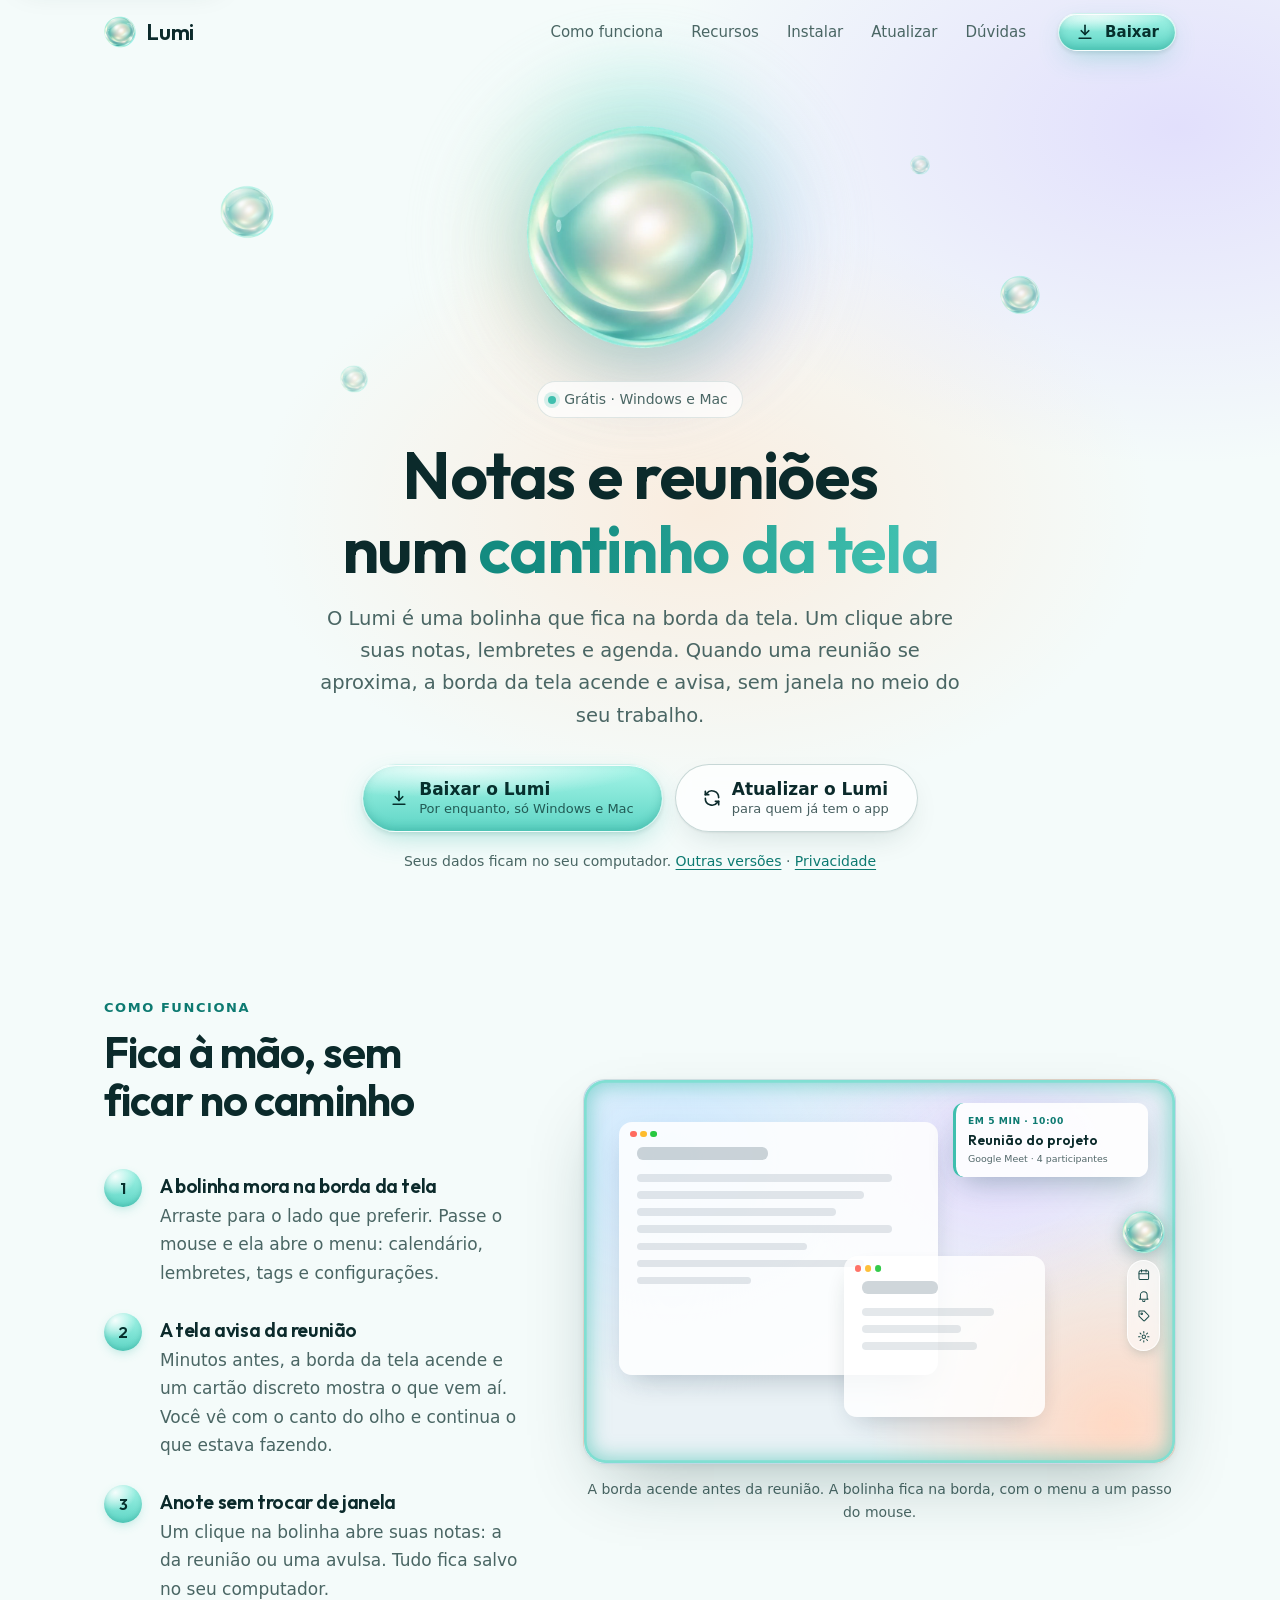
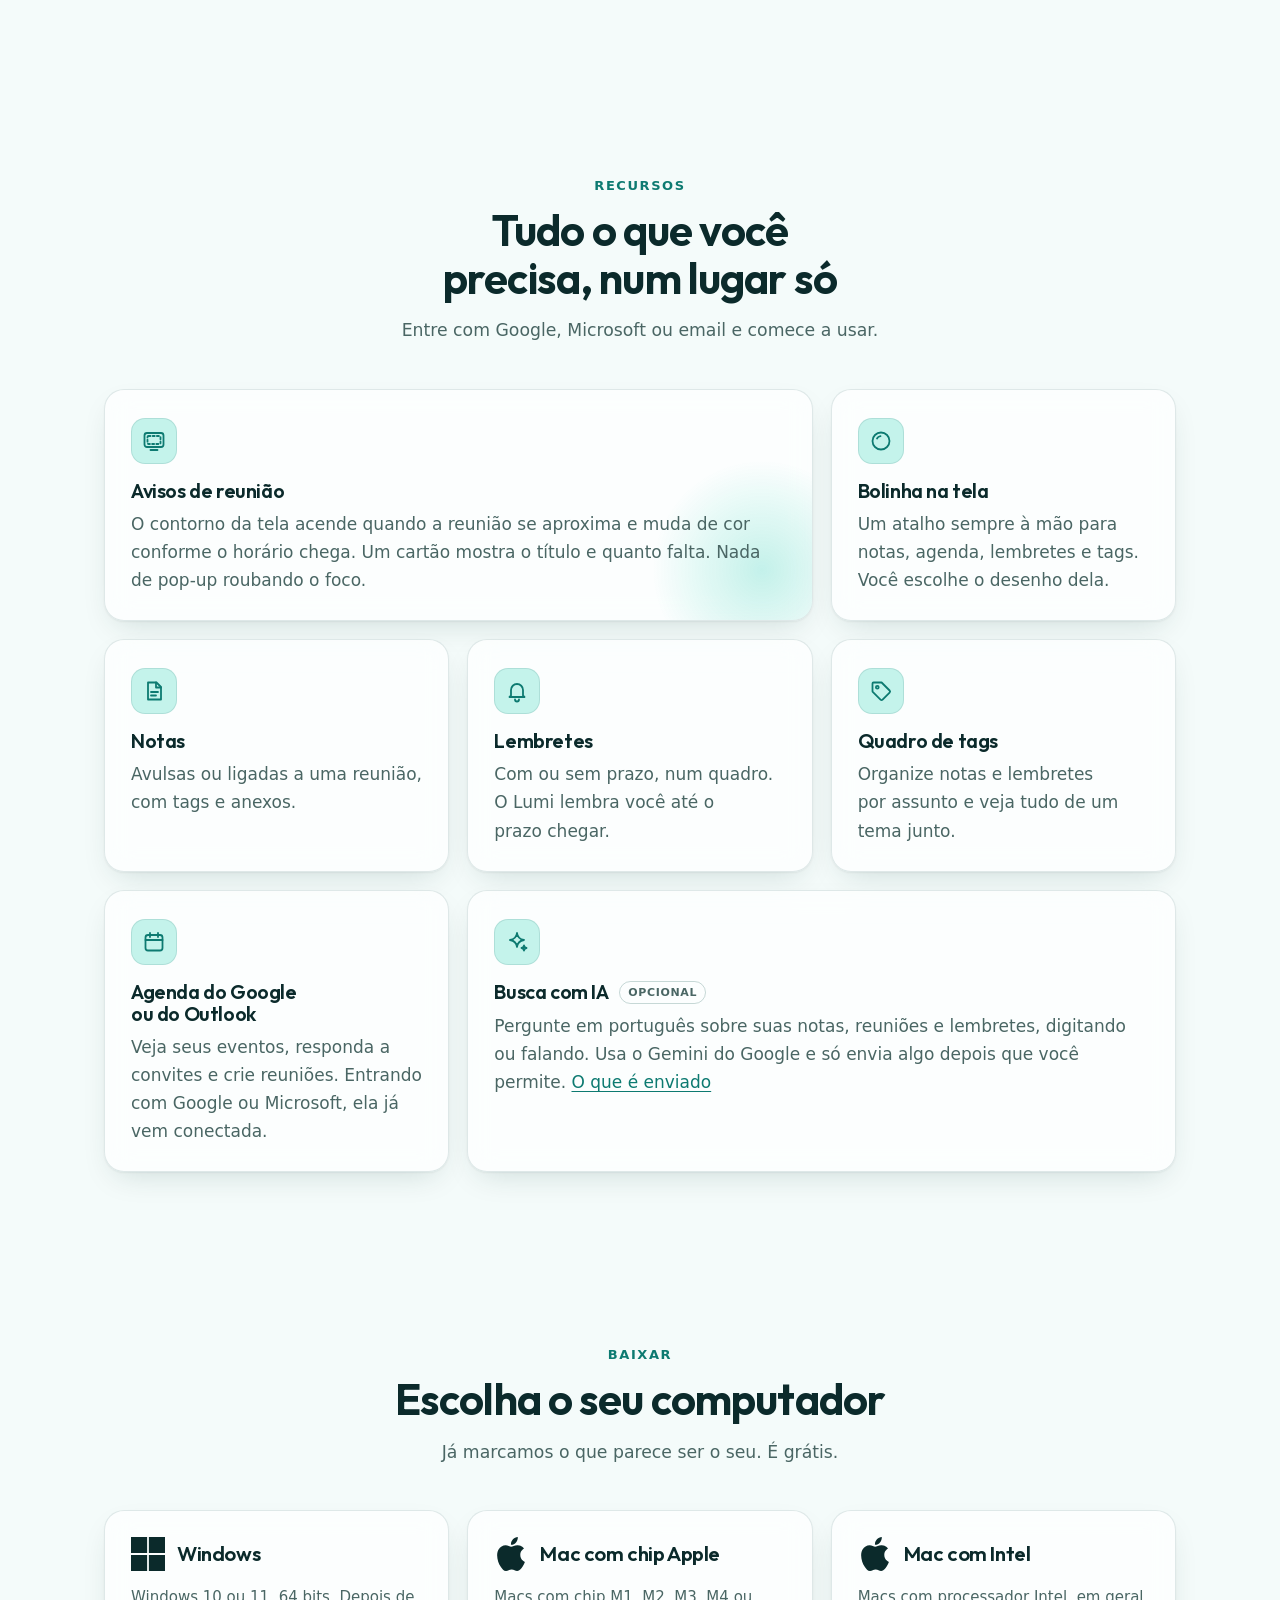
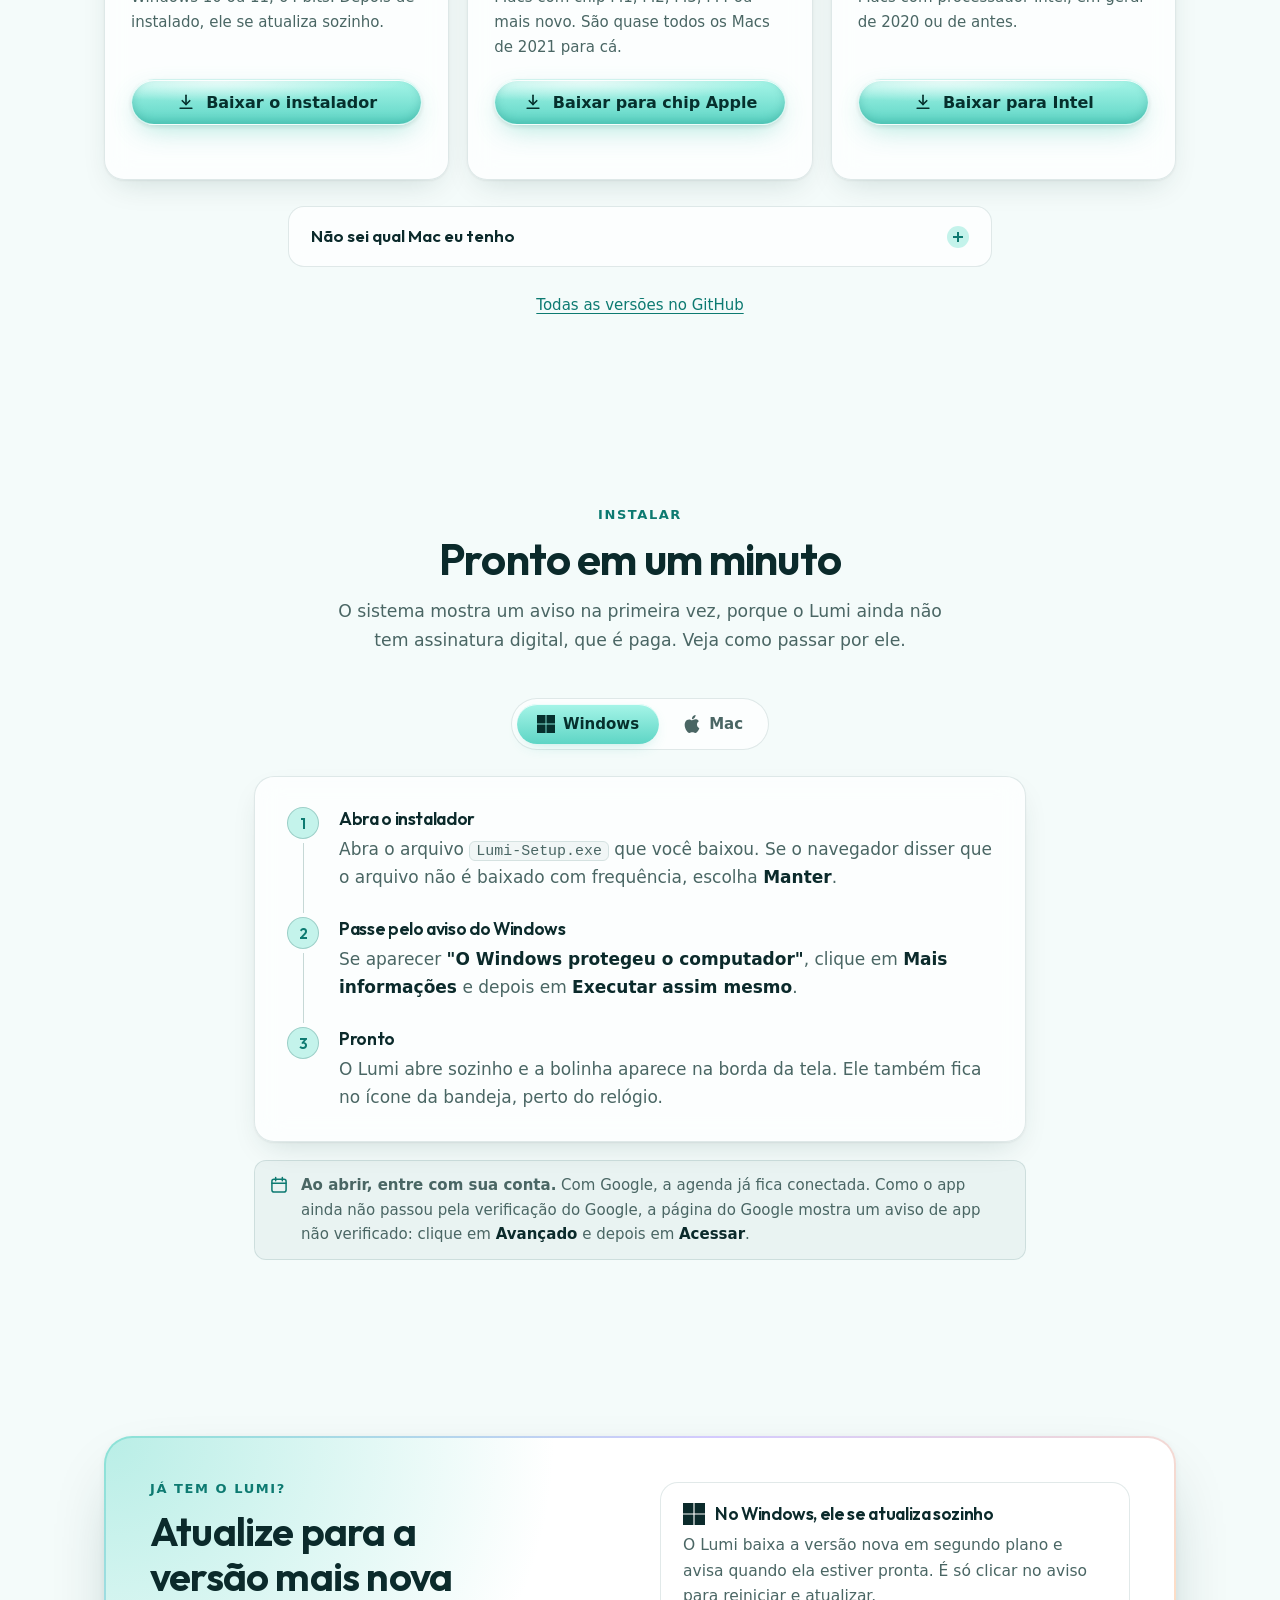
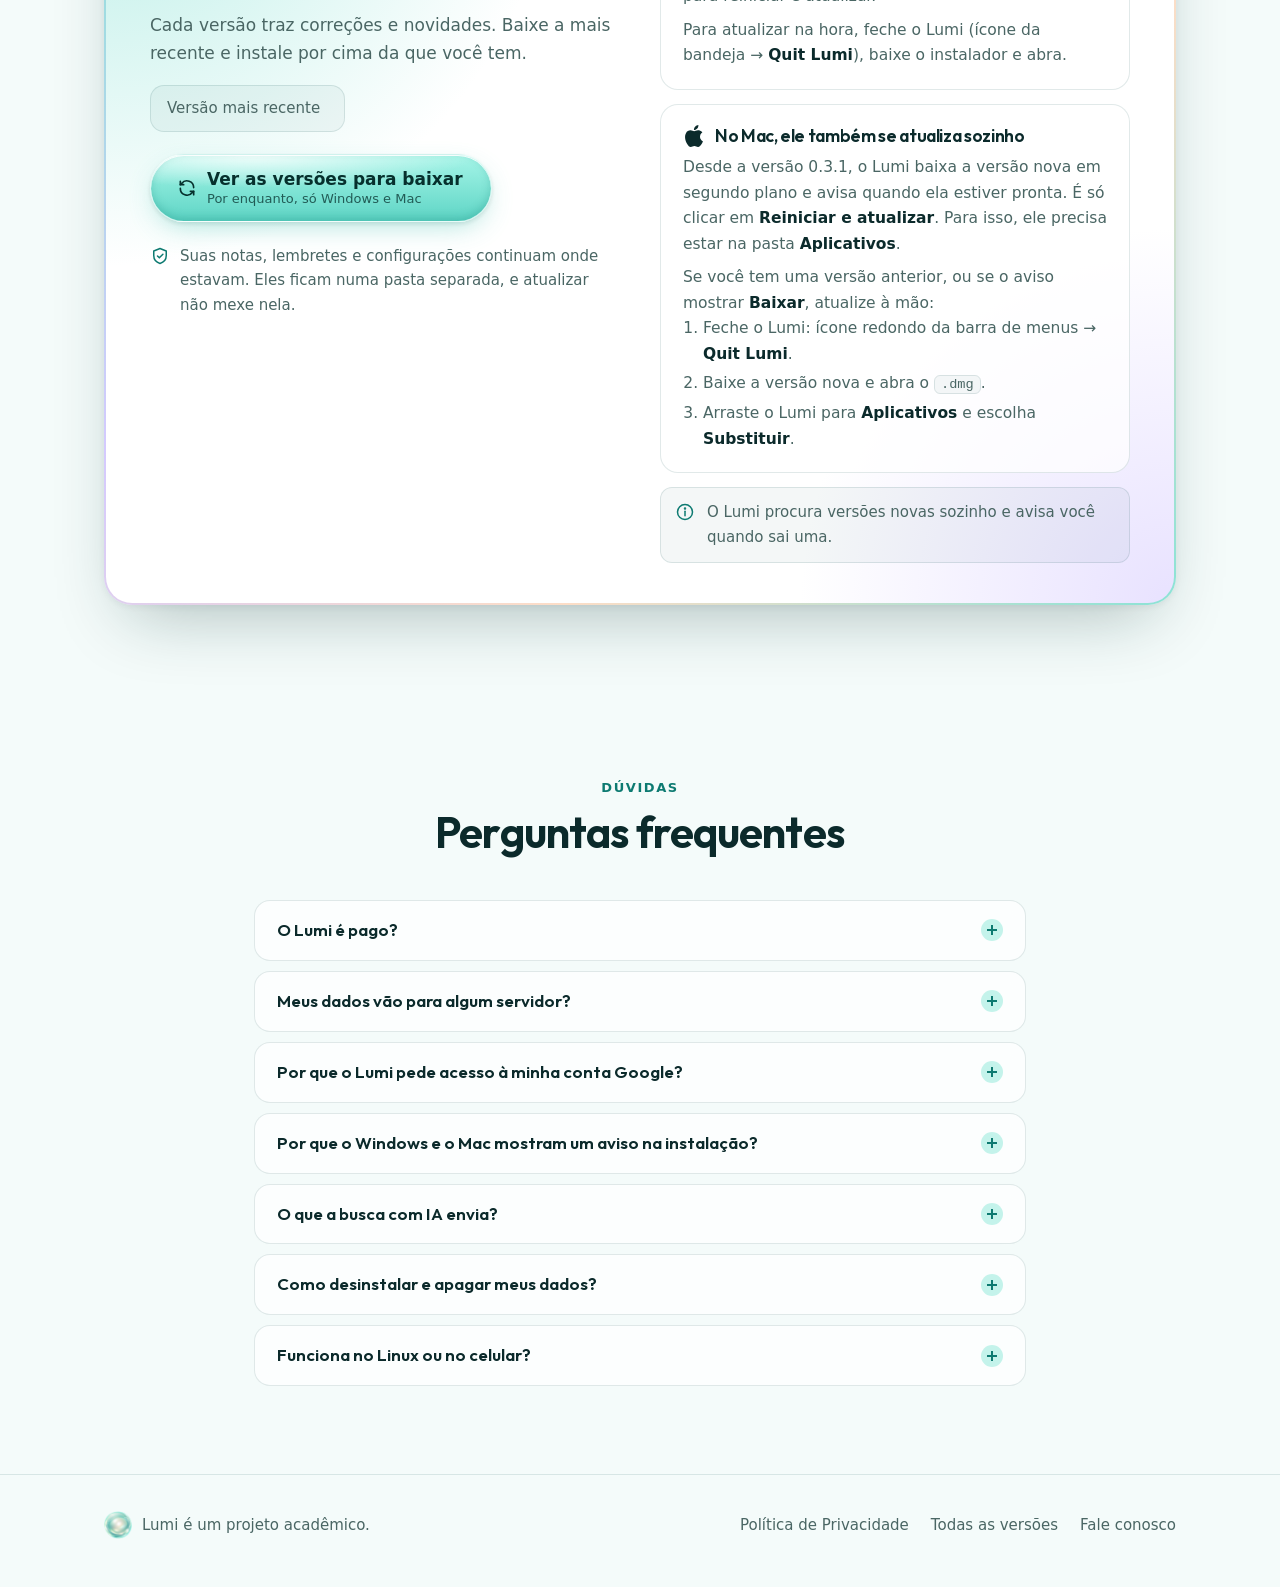
<file: index.html>
<!doctype html>
<html lang="pt-BR">
<head>
<meta charset="utf-8">
<meta name="viewport" content="width=device-width, initial-scale=1">
<title>Lumi · notas e avisos de reunião no canto da tela</title>
<meta name="description" content="Notas, lembretes e avisos de reunião que ficam no canto da tela, sem interromper o que você está fazendo. Para Windows e Mac, gratuito.">
<meta name="theme-color" content="#f4fbfa" media="(prefers-color-scheme: light)">
<meta name="theme-color" content="#051316" media="(prefers-color-scheme: dark)">
<meta property="og:type" content="website">
<meta property="og:locale" content="pt_BR">
<meta property="og:title" content="Lumi · notas e avisos de reunião no canto da tela">
<meta property="og:description" content="Uma bolinha na borda da tela para suas notas, lembretes e agenda. Grátis para Windows e Mac.">
<meta property="og:url" content="https://belarodis.github.io/Lumi-Releases/">
<meta property="og:image" content="https://belarodis.github.io/Lumi-Releases/assets/og.jpg">
<meta name="twitter:card" content="summary_large_image">
<link rel="icon" type="image/png" sizes="32x32" href="assets/favicon-32.png">
<link rel="icon" type="image/png" sizes="64x64" href="assets/favicon-64.png">
<link rel="preload" href="assets/fonts/outfit-latin.woff2" as="font" type="font/woff2" crossorigin>
<link rel="preload" href="assets/lumi-bubble.webp" as="image">
<link rel="stylesheet" href="assets/style.css">
</head>
<body>
<a class="skip" href="#conteudo">Pular para o conteúdo</a>

<!-- Ícones usados na página -->
<svg width="0" height="0" style="position:absolute" aria-hidden="true">
  <defs>
    <symbol id="i-download" viewBox="0 0 24 24" fill="none" stroke="currentColor" stroke-width="2" stroke-linecap="round" stroke-linejoin="round"><path d="M12 4v11"/><path d="m7.5 10.5 4.5 4.5 4.5-4.5"/><path d="M5 19.5h14"/></symbol>
    <symbol id="i-refresh" viewBox="0 0 24 24" fill="none" stroke="currentColor" stroke-width="2" stroke-linecap="round" stroke-linejoin="round"><path d="M20 11.5A8 8 0 0 0 5.6 6.6L4 8"/><path d="M4 4v4h4"/><path d="M4 12.5a8 8 0 0 0 14.4 4.9L20 16"/><path d="M20 20v-4h-4"/></symbol>
    <symbol id="i-windows" viewBox="0 0 24 24" fill="currentColor"><path d="M0 0h11.377v11.372H0Zm12.623 0H24v11.372H12.623ZM0 12.623h11.377V24H0Zm12.623 0H24V24H12.623"/></symbol>
    <symbol id="i-apple" viewBox="0 0 24 24" fill="currentColor"><path d="M12.152 6.896c-.948 0-2.415-1.078-3.96-1.04-2.04.027-3.91 1.183-4.961 3.014-2.117 3.675-.546 9.103 1.519 12.09 1.013 1.454 2.208 3.09 3.792 3.039 1.52-.065 2.09-.987 3.935-.987 1.831 0 2.35.987 3.96.948 1.637-.026 2.676-1.48 3.676-2.948 1.156-1.688 1.636-3.325 1.662-3.415-.039-.013-3.182-1.221-3.22-4.857-.026-3.04 2.48-4.494 2.597-4.559-1.429-2.09-3.623-2.324-4.39-2.376-2-.156-3.675 1.09-4.61 1.09zM15.53 3.83c.843-1.012 1.4-2.427 1.245-3.83-1.207.052-2.662.805-3.532 1.818-.78.896-1.454 2.338-1.273 3.714 1.338.104 2.715-.688 3.559-1.701"/></symbol>
    <symbol id="i-bubble" viewBox="0 0 24 24" fill="none" stroke="currentColor" stroke-width="1.8" stroke-linecap="round"><circle cx="12" cy="12" r="8.5"/><path d="M8 9.5a4.5 4.5 0 0 1 3.5-2.4"/></symbol>
    <symbol id="i-border" viewBox="0 0 24 24" fill="none" stroke="currentColor" stroke-width="1.8" stroke-linecap="round" stroke-linejoin="round"><rect x="2.5" y="4" width="19" height="14" rx="2.5"/><rect x="5.5" y="7" width="13" height="8" rx="1" stroke-dasharray="2 2.2"/><path d="M8.5 21h7"/></symbol>
    <symbol id="i-note" viewBox="0 0 24 24" fill="none" stroke="currentColor" stroke-width="1.8" stroke-linecap="round" stroke-linejoin="round"><path d="M6 3.5h8.5L19 8v12.5H6z"/><path d="M14 3.5V8.5h5"/><path d="M9 13h7M9 16.5h5"/></symbol>
    <symbol id="i-bell" viewBox="0 0 24 24" fill="none" stroke="currentColor" stroke-width="1.8" stroke-linecap="round" stroke-linejoin="round"><path d="M6 16.5V11a6 6 0 0 1 12 0v5.5l1.5 1.5h-15z"/><path d="M10 20.5a2 2 0 0 0 4 0"/></symbol>
    <symbol id="i-tag" viewBox="0 0 24 24" fill="none" stroke="currentColor" stroke-width="1.8" stroke-linecap="round" stroke-linejoin="round"><path d="M3.5 12.6V4.5a1 1 0 0 1 1-1h8.1l8 8a1.5 1.5 0 0 1 0 2.1l-7 7a1.5 1.5 0 0 1-2.1 0z"/><circle cx="8.3" cy="8.3" r="1.4"/></symbol>
    <symbol id="i-calendar" viewBox="0 0 24 24" fill="none" stroke="currentColor" stroke-width="1.8" stroke-linecap="round" stroke-linejoin="round"><rect x="3.5" y="5" width="17" height="15.5" rx="2.5"/><path d="M3.5 10h17M8 3v4M16 3v4"/></symbol>
    <symbol id="i-gear" viewBox="0 0 24 24" fill="none" stroke="currentColor" stroke-width="1.8" stroke-linecap="round" stroke-linejoin="round"><circle cx="12" cy="12" r="3"/><path d="M12 2.8v2.4M12 18.8v2.4M2.8 12h2.4M18.8 12h2.4M5.5 5.5l1.7 1.7M16.8 16.8l1.7 1.7M5.5 18.5l1.7-1.7M16.8 7.2l1.7-1.7"/></symbol>
    <symbol id="i-sparkle" viewBox="0 0 24 24" fill="none" stroke="currentColor" stroke-width="1.8" stroke-linejoin="round"><path d="M12 3c.6 4.6 2.4 6.4 7 7-4.6.6-6.4 2.4-7 7-.6-4.6-2.4-6.4-7-7 4.6-.6 6.4-2.4 7-7z"/><path d="M19 15.5c.25 1.7.8 2.25 2.5 2.5-1.7.25-2.25.8-2.5 2.5-.25-1.7-.8-2.25-2.5-2.5 1.7-.25 2.25-.8 2.5-2.5z"/></symbol>
    <symbol id="i-shield" viewBox="0 0 24 24" fill="none" stroke="currentColor" stroke-width="1.8" stroke-linecap="round" stroke-linejoin="round"><path d="M12 3 4.5 6v5.5c0 4.5 3.2 8.2 7.5 9.5 4.3-1.3 7.5-5 7.5-9.5V6z"/><path d="m9 12 2.2 2.2L15.5 10"/></symbol>
    <symbol id="i-info" viewBox="0 0 24 24" fill="none" stroke="currentColor" stroke-width="1.8" stroke-linecap="round"><circle cx="12" cy="12" r="9"/><path d="M12 11v5.5"/><circle cx="12" cy="7.8" r=".6" fill="currentColor"/></symbol>
  </defs>
</svg>

<header class="topbar" id="topo">
  <div class="wrap">
    <a class="brand" href="#topo" aria-label="Lumi, início">
      <img src="assets/favicon-64.png" alt="" width="32" height="32">
      Lumi
    </a>
    <nav class="nav" aria-label="Seções">
      <a href="#como-funciona">Como funciona</a>
      <a href="#recursos">Recursos</a>
      <a href="#instalar">Instalar</a>
      <a href="#atualizar">Atualizar</a>
      <a href="#duvidas">Dúvidas</a>
    </nav>
    <a class="btn btn--primary btn--sm" href="#baixar">
      <svg aria-hidden="true"><use href="#i-download"/></svg>
      Baixar
    </a>
  </div>
</header>

<main id="conteudo">

  <!-- Início -->
  <div class="hero">
    <span class="drift drift--a" aria-hidden="true"><img src="assets/lumi-bubble.webp" alt=""></span>
    <span class="drift drift--b" aria-hidden="true"><img src="assets/lumi-bubble.webp" alt=""></span>
    <span class="drift drift--c" aria-hidden="true"><img src="assets/lumi-bubble.webp" alt=""></span>
    <span class="drift drift--d" aria-hidden="true"><img src="assets/lumi-bubble.webp" alt=""></span>

    <div class="wrap">
      <div class="hero__bubble">
        <img src="assets/lumi-bubble.webp" alt="A bolinha do Lumi" width="232" height="232">
      </div>

      <span class="pill"><span class="pill__dot" aria-hidden="true"></span><span data-hero-pill>Grátis · Windows e Mac</span></span>

      <h1>Notas e reuniões num <span class="shine">cantinho da tela</span></h1>
      <p class="lead">O Lumi é uma bolinha que fica na borda da tela. Um clique abre suas notas, lembretes e agenda. Quando uma reunião se aproxima, a borda da tela acende e avisa, sem janela no meio do seu trabalho.</p>

      <div class="cta">
        <a class="btn btn--primary btn--lg" href="#baixar" data-dl="auto" data-kind="download">
          <svg aria-hidden="true"><use href="#i-download"/></svg>
          <span class="btn__text">
            <span data-dl-label>Baixar o Lumi</span>
            <span class="btn__meta" data-dl-meta>Windows e Mac · grátis</span>
          </span>
        </a>
        <a class="btn btn--lg" href="#atualizar">
          <svg aria-hidden="true"><use href="#i-refresh"/></svg>
          <span class="btn__text">
            <span>Atualizar o Lumi</span>
            <span class="btn__meta">para quem já tem o app</span>
          </span>
        </a>
      </div>
      <p class="hero__fine">Seus dados ficam no seu computador. <a href="#baixar">Outras versões</a> · <a href="privacidade.html">Privacidade</a></p>
    </div>
  </div>

  <!-- Como funciona -->
  <section id="como-funciona">
    <div class="wrap how">
      <div>
        <div class="section-head">
          <span class="eyebrow">Como funciona</span>
          <h2>Fica à mão, sem ficar no caminho</h2>
        </div>
        <ol class="steps">
          <li>
            <h3>A bolinha mora na borda da tela</h3>
            <p>Arraste para o lado que preferir. Passe o mouse e ela abre o menu: calendário, lembretes, tags e configurações.</p>
          </li>
          <li>
            <h3>A tela avisa da reunião</h3>
            <p>Minutos antes, a borda da tela acende e um cartão discreto mostra o que vem aí. Você vê com o canto do olho e continua o que estava fazendo.</p>
          </li>
          <li>
            <h3>Anote sem trocar de janela</h3>
            <p>Um clique na bolinha abre suas notas: a da reunião ou uma avulsa. Tudo fica salvo no seu computador.</p>
          </li>
        </ol>
      </div>

      <figure style="margin:0">
        <div class="screen" role="img" aria-label="Exemplo: a borda da tela acesa, um cartão avisando da reunião e a bolinha do Lumi com o menu aberto na borda direita">
          <div class="mock-win mock-win--a" aria-hidden="true">
            <div class="bar bar--title"></div>
            <div class="bar bar--w90"></div>
            <div class="bar bar--w80"></div>
            <div class="bar bar--w70"></div>
            <div class="bar bar--w90"></div>
            <div class="bar bar--w60"></div>
            <div class="bar bar--w80"></div>
            <div class="bar bar--w40"></div>
          </div>
          <div class="mock-win mock-win--b" aria-hidden="true">
            <div class="bar bar--title"></div>
            <div class="bar bar--w80"></div>
            <div class="bar bar--w60"></div>
            <div class="bar bar--w70"></div>
          </div>
          <div class="glow" aria-hidden="true"></div>
          <div class="mock-card" aria-hidden="true">
            <div class="mock-card__time">Em 5 min · 10:00</div>
            <div class="mock-card__title">Reunião do projeto</div>
            <div class="mock-card__sub">Google Meet · 4 participantes</div>
          </div>
          <div class="mock-bubble" aria-hidden="true">
            <img src="assets/lumi-bubble.webp" alt="">
            <div class="mock-menu">
              <svg><use href="#i-calendar"/></svg>
              <svg><use href="#i-bell"/></svg>
              <svg><use href="#i-tag"/></svg>
              <svg><use href="#i-gear"/></svg>
            </div>
          </div>
        </div>
        <figcaption class="mock-caption">A borda acende antes da reunião. A bolinha fica na borda, com o menu a um passo do mouse.</figcaption>
      </figure>
    </div>
  </section>

  <!-- Recursos -->
  <section id="recursos">
    <div class="wrap">
      <div class="section-head section-head--center">
        <span class="eyebrow">Recursos</span>
        <h2>Tudo o que você precisa, num lugar só</h2>
        <p>Entre com Google, Microsoft ou email e comece a usar.</p>
      </div>

      <div class="bento">
        <article class="feature feature--wide feature--glow glass">
          <div class="feature__icon"><svg aria-hidden="true"><use href="#i-border"/></svg></div>
          <h3>Avisos de reunião</h3>
          <p>O contorno da tela acende quando a reunião se aproxima e muda de cor conforme o horário chega. Um cartão mostra o título e quanto falta. Nada de pop-up roubando o foco.</p>
        </article>
        <article class="feature glass">
          <div class="feature__icon"><svg aria-hidden="true"><use href="#i-bubble"/></svg></div>
          <h3>Bolinha na tela</h3>
          <p>Um atalho sempre à mão para notas, agenda, lembretes e tags. Você escolhe o desenho dela.</p>
        </article>
        <article class="feature glass">
          <div class="feature__icon"><svg aria-hidden="true"><use href="#i-note"/></svg></div>
          <h3>Notas</h3>
          <p>Avulsas ou ligadas a uma reunião, com tags e anexos.</p>
        </article>
        <article class="feature glass">
          <div class="feature__icon"><svg aria-hidden="true"><use href="#i-bell"/></svg></div>
          <h3>Lembretes</h3>
          <p>Com ou sem prazo, num quadro. O Lumi lembra você até o prazo chegar.</p>
        </article>
        <article class="feature glass">
          <div class="feature__icon"><svg aria-hidden="true"><use href="#i-tag"/></svg></div>
          <h3>Quadro de tags</h3>
          <p>Organize notas e lembretes por assunto e veja tudo de um tema junto.</p>
        </article>
        <article class="feature glass">
          <div class="feature__icon"><svg aria-hidden="true"><use href="#i-calendar"/></svg></div>
          <h3>Agenda do Google ou do Outlook</h3>
          <p>Veja seus eventos, responda a convites e crie reuniões. Entrando com Google ou Microsoft, ela já vem conectada.</p>
        </article>
        <article class="feature feature--wide glass">
          <div class="feature__icon"><svg aria-hidden="true"><use href="#i-sparkle"/></svg></div>
          <h3>Busca com IA <span class="tag-opt">opcional</span></h3>
          <p>Pergunte em português sobre suas notas, reuniões e lembretes, digitando ou falando. Usa o Gemini do Google e só envia algo depois que você permite. <a href="privacidade.html#ia">O que é enviado</a></p>
        </article>
      </div>
    </div>
  </section>

  <!-- Baixar -->
  <section id="baixar" class="download">
    <div class="wrap">
      <div class="section-head section-head--center">
        <span class="eyebrow">Baixar</span>
        <h2>Escolha o seu computador</h2>
        <p>Já marcamos o que parece ser o seu. É grátis.</p>
      </div>

      <div class="platforms">
        <article class="platform glass" data-platform="win">
          <span class="platform__badge">Para este computador</span>
          <div class="platform__os">
            <svg aria-hidden="true"><use href="#i-windows"/></svg>
            <h3>Windows</h3>
          </div>
          <p class="platform__detail">Windows 10 ou 11, 64 bits. Depois de instalado, ele se atualiza sozinho.</p>
          <a class="btn btn--primary" href="https://github.com/belarodis/Lumi-Releases/releases/latest" data-dl="win">
            <svg aria-hidden="true"><use href="#i-download"/></svg>
            Baixar o instalador
          </a>
          <span class="platform__meta" data-size="win"></span>
        </article>

        <article class="platform glass" data-platform="mac-arm">
          <span class="platform__badge">Para este computador</span>
          <div class="platform__os">
            <svg aria-hidden="true"><use href="#i-apple"/></svg>
            <h3>Mac com chip Apple</h3>
          </div>
          <p class="platform__detail">Macs com chip M1, M2, M3, M4 ou mais novo. São quase todos os Macs de 2021 para cá.</p>
          <a class="btn btn--primary" href="https://github.com/belarodis/Lumi-Releases/releases/latest" data-dl="mac-arm">
            <svg aria-hidden="true"><use href="#i-download"/></svg>
            Baixar para chip Apple
          </a>
          <span class="platform__meta" data-size="mac-arm"></span>
        </article>

        <article class="platform glass" data-platform="mac-x64">
          <span class="platform__badge">Para este computador</span>
          <div class="platform__os">
            <svg aria-hidden="true"><use href="#i-apple"/></svg>
            <h3>Mac com Intel</h3>
          </div>
          <p class="platform__detail">Macs com processador Intel, em geral de 2020 ou de antes.</p>
          <a class="btn btn--primary" href="https://github.com/belarodis/Lumi-Releases/releases/latest" data-dl="mac-x64">
            <svg aria-hidden="true"><use href="#i-download"/></svg>
            Baixar para Intel
          </a>
          <span class="platform__meta" data-size="mac-x64"></span>
        </article>
      </div>

      <details class="which-mac" id="qual-mac">
        <summary>Não sei qual Mac eu tenho</summary>
        <div class="details-body">
          <p>Clique no menu da maçã, no canto de cima da tela, e escolha <span class="ui">Sobre Este Mac</span>.</p>
          <ul>
            <li>Se aparecer <span class="ui">Chip</span> (Apple M1, M2, M3…), baixe a versão <strong>chip Apple</strong>.</li>
            <li>Se aparecer <span class="ui">Processador</span> com a palavra Intel, baixe a versão <strong>Intel</strong>.</li>
          </ul>
        </div>
      </details>

      <p class="release-line">
        <span data-release-info hidden>Versão <strong data-version></strong>, publicada em <span data-date></span></span>
        <a href="https://github.com/belarodis/Lumi-Releases/releases">Todas as versões no GitHub</a>
      </p>
    </div>
  </section>

  <!-- Instalar -->
  <section id="instalar">
    <div class="wrap install">
      <div class="section-head section-head--center">
        <span class="eyebrow">Instalar</span>
        <h2>Pronto em um minuto</h2>
        <p>O sistema mostra um aviso na primeira vez, porque o Lumi ainda não tem assinatura digital, que é paga. Veja como passar por ele.</p>
      </div>

      <div class="tabs-row">
        <div class="tabs" role="tablist" aria-label="Sistema">
          <button class="tab" type="button" role="tab" id="tab-win" aria-controls="panel-win" aria-selected="true">
            <svg aria-hidden="true"><use href="#i-windows"/></svg> Windows
          </button>
          <button class="tab" type="button" role="tab" id="tab-mac" aria-controls="panel-mac" aria-selected="false" tabindex="-1">
            <svg aria-hidden="true"><use href="#i-apple"/></svg> Mac
          </button>
        </div>
      </div>

      <div class="panel glass" role="tabpanel" id="panel-win" aria-labelledby="tab-win">
        <ol class="timeline">
          <li>
            <h3>Abra o instalador</h3>
            <p>Abra o arquivo <code>Lumi-Setup.exe</code> que você baixou. Se o navegador disser que o arquivo não é baixado com frequência, escolha <span class="ui">Manter</span>.</p>
          </li>
          <li>
            <h3>Passe pelo aviso do Windows</h3>
            <p>Se aparecer <span class="ui">"O Windows protegeu o computador"</span>, clique em <span class="ui">Mais informações</span> e depois em <span class="ui">Executar assim mesmo</span>.</p>
          </li>
          <li>
            <h3>Pronto</h3>
            <p>O Lumi abre sozinho e a bolinha aparece na borda da tela. Ele também fica no ícone da bandeja, perto do relógio.</p>
          </li>
        </ol>
      </div>

      <div class="panel glass" role="tabpanel" id="panel-mac" aria-labelledby="tab-mac" hidden>
        <ol class="timeline">
          <li>
            <h3>Arraste para Aplicativos</h3>
            <p>Abra o arquivo <code>.dmg</code> que você baixou e arraste o Lumi para a pasta <span class="ui">Aplicativos</span>.</p>
          </li>
          <li>
            <h3>Libere a primeira abertura</h3>
            <p>Abra o Lumi. Na primeira vez, o Mac bloqueia a abertura. Vá em <span class="ui">Ajustes do Sistema → Privacidade e Segurança</span>, role até o fim e clique em <span class="ui">Abrir Mesmo Assim</span>.</p>
          </li>
          <li>
            <h3>Pronto</h3>
            <p>A bolinha aparece na borda da tela. O Lumi não fica no Dock: ele mora no ícone redondo da barra de menus, no topo da tela.</p>
          </li>
        </ol>
      </div>

      <div class="callout calendar-tip">
        <svg aria-hidden="true"><use href="#i-calendar"/></svg>
        <span><strong>Ao abrir, entre com sua conta.</strong> Com Google, a agenda já fica conectada. Como o app ainda não passou pela verificação do Google, a página do Google mostra um aviso de app não verificado: clique em <span class="ui">Avançado</span> e depois em <span class="ui">Acessar</span>.</span>
      </div>
    </div>
  </section>

  <!-- Atualizar -->
  <section id="atualizar">
    <div class="wrap">
      <div class="update">
        <div class="update__inner">
          <div class="update__intro">
            <span class="eyebrow">Já tem o Lumi?</span>
            <h2>Atualize para a versão mais nova</h2>
            <p>Cada versão traz correções e novidades. Baixe a mais recente e instale por cima da que você tem.</p>
            <div class="update__version" data-release-info hidden>
              Versão mais recente <strong data-version></strong>
            </div>
            <div class="cta" style="justify-content:flex-start">
              <a class="btn btn--primary btn--lg" href="https://github.com/belarodis/Lumi-Releases/releases/latest" data-dl="auto" data-kind="update">
                <svg aria-hidden="true"><use href="#i-refresh"/></svg>
                <span class="btn__text">
                  <span data-dl-label>Baixar a versão mais recente</span>
                  <span class="btn__meta" data-dl-meta>Windows e Mac</span>
                </span>
              </a>
            </div>
            <div class="update__keep">
              <svg aria-hidden="true"><use href="#i-shield"/></svg>
              <span>Suas notas, lembretes e configurações continuam onde estavam. Eles ficam numa pasta separada, e atualizar não mexe nela.</span>
            </div>
          </div>

          <div class="update__how">
            <div class="how-card" data-os="win">
              <div class="how-card__head">
                <svg aria-hidden="true"><use href="#i-windows"/></svg>
                <h3>No Windows, ele se atualiza sozinho</h3>
              </div>
              <p>O Lumi baixa a versão nova em segundo plano e avisa quando ela estiver pronta. É só clicar no aviso para reiniciar e atualizar.</p>
              <p>Para atualizar na hora, feche o Lumi (ícone da bandeja → <span class="ui">Quit Lumi</span>), baixe o instalador e abra.</p>
            </div>
            <div class="how-card" data-os="mac">
              <div class="how-card__head">
                <svg aria-hidden="true"><use href="#i-apple"/></svg>
                <h3>No Mac, ele também se atualiza sozinho</h3>
              </div>
              <p>Desde a versão 0.3.1, o Lumi baixa a versão nova em segundo plano e avisa quando ela estiver pronta. É só clicar em <span class="ui">Reiniciar e atualizar</span>. Para isso, ele precisa estar na pasta <span class="ui">Aplicativos</span>.</p>
              <p>Se você tem uma versão anterior, ou se o aviso mostrar <span class="ui">Baixar</span>, atualize à mão:</p>
              <ol>
                <li>Feche o Lumi: ícone redondo da barra de menus → <span class="ui">Quit Lumi</span>.</li>
                <li>Baixe a versão nova e abra o <code>.dmg</code>.</li>
                <li>Arraste o Lumi para <span class="ui">Aplicativos</span> e escolha <span class="ui">Substituir</span>.</li>
              </ol>
            </div>
            <p class="callout" style="margin:0">
              <svg aria-hidden="true"><use href="#i-info"/></svg>
              <span>O Lumi procura versões novas sozinho e avisa você quando sai uma.</span>
            </p>
          </div>
        </div>
      </div>
    </div>
  </section>

  <!-- Dúvidas -->
  <section id="duvidas">
    <div class="wrap faq">
      <div class="section-head section-head--center">
        <span class="eyebrow">Dúvidas</span>
        <h2>Perguntas frequentes</h2>
      </div>

      <details>
        <summary>O Lumi é pago?</summary>
        <div class="details-body">
          <p>Não. O Lumi é gratuito e não tem anúncios. É um projeto acadêmico.</p>
        </div>
      </details>

      <details>
        <summary>Meus dados vão para algum servidor?</summary>
        <div class="details-body">
          <p>Suas notas, lembretes, tags, anexos, roteiros de reunião e preferências ficam guardados na sua conta do Lumi, para aparecerem em todos os computadores em que você entrar. Só a sua conta tem acesso a eles.</p>
          <p>A agenda e o acesso à sua conta Google ou Microsoft ficam só no seu computador. As gravações de reunião também ficam só nele. Os detalhes estão na <a href="privacidade.html">Política de Privacidade</a>.</p>
        </div>
      </details>

      <details>
        <summary>Por que o Lumi pede acesso à minha conta Google?</summary>
        <div class="details-body">
          <p>Entrar com Google conecta a sua agenda. Quem entra com email e senha pode conectar depois, ou não conectar. Com a conta conectada, o Lumi usa o acesso para:</p>
          <ul>
            <li><strong>Agenda:</strong> mostrar seus eventos, avisar das reuniões, responder a convites e criar eventos.</li>
            <li><strong>Gmail:</strong> enviar os emails que você pedir. O Lumi não lê sua caixa de entrada.</li>
            <li><strong>Contatos:</strong> sugerir nomes e emails enquanto você digita.</li>
            <li><strong>Email da conta:</strong> mostrar qual conta está conectada.</li>
          </ul>
          <p>Enquanto o app não passa pela verificação do Google, a tela de login mostra o aviso de app não verificado. Para continuar, clique em <span class="ui">Avançado</span> e depois em <span class="ui">Acessar</span>.</p>
        </div>
      </details>

      <details>
        <summary>Por que o Windows e o Mac mostram um aviso na instalação?</summary>
        <div class="details-body">
          <p>Porque o Lumi ainda não tem assinatura digital, um certificado pago que a Microsoft e a Apple usam para reconhecer quem publicou o app. O aviso não quer dizer que o arquivo tem algo de errado. O passo a passo para continuar está em <a href="#instalar">Instalar</a>.</p>
        </div>
      </details>

      <details>
        <summary>O que a busca com IA envia?</summary>
        <div class="details-body">
          <p>Nada, até você permitir. Ela pede permissão no primeiro uso, e você pode retirar a permissão nas Configurações.</p>
          <p>Com a permissão, quando você aperta Enter na busca ou termina um ditado, o Lumi envia ao Gemini do Google a sua pergunta e o conteúdo das suas reuniões, notas e lembretes. <strong>Não dê a permissão se suas notas ou reuniões tiverem informações sensíveis ou confidenciais.</strong> <a href="privacidade.html#ia">Leia os detalhes</a>.</p>
        </div>
      </details>

      <details>
        <summary>Como desinstalar e apagar meus dados?</summary>
        <div class="details-body">
          <p>No Windows, desinstale em <span class="ui">Configurações → Aplicativos</span>. No Mac, arraste o Lumi de Aplicativos para o Lixo.</p>
          <p>Desinstalar não apaga seus dados. Para apagá-los, apague também esta pasta:</p>
          <ul>
            <li><strong>Windows:</strong> <code>%APPDATA%\com.belarodis.lumi</code></li>
            <li><strong>Mac:</strong> <code>~/Library/Application Support/com.belarodis.lumi</code></li>
          </ul>
        </div>
      </details>

      <details>
        <summary>Funciona no Linux ou no celular?</summary>
        <div class="details-body">
          <p>Por enquanto, não. O Lumi é feito para computadores com Windows ou Mac.</p>
        </div>
      </details>
    </div>
  </section>

</main>

<footer class="footer">
  <div class="wrap">
    <div class="footer__brand">
      <img src="assets/favicon-64.png" alt="" width="28" height="28">
      <span>Lumi é um projeto acadêmico.</span>
    </div>
    <nav aria-label="Rodapé">
      <a href="privacidade.html">Política de Privacidade</a>
      <a href="https://github.com/belarodis/Lumi-Releases/releases">Todas as versões</a>
      <a href="https://github.com/belarodis/Lumi-Releases/issues">Fale conosco</a>
    </nav>
  </div>
</footer>

<script>
(function () {
  'use strict';

  var REPO = 'belarodis/Lumi-Releases';
  var LATEST_PAGE = 'https://github.com/' + REPO + '/releases/latest';
  var API = 'https://api.github.com/repos/' + REPO + '/releases/latest';
  var CACHE_KEY = 'lumi-release-v1';
  var CACHE_MS = 10 * 60 * 1000;

  // Os arquivos de cada versão, como o electron-builder os nomeia.
  var TARGETS = {
    'win':     { match: /\.exe$/i,           os: 'win', button: 'Baixar para Windows',   detail: 'Windows 10 e 11',     name: 'Windows' },
    'mac-arm': { match: /mac-arm64\.dmg$/i,  os: 'mac', button: 'Baixar para Mac',       detail: 'chip Apple (M1 ou mais novo)', name: 'Mac com chip Apple' },
    'mac-x64': { match: /mac-x64\.dmg$/i,    os: 'mac', button: 'Baixar para Mac Intel', detail: 'processador Intel',   name: 'Mac com Intel' }
  };

  var $ = function (sel, root) { return Array.prototype.slice.call((root || document).querySelectorAll(sel)); };

  // ── Barra do topo ganha uma linha ao rolar ──
  var topbar = document.querySelector('.topbar');
  var onScroll = function () { topbar.classList.toggle('is-scrolled', window.scrollY > 8); };
  window.addEventListener('scroll', onScroll, { passive: true });
  onScroll();

  // ── Abas de instalação ──
  var tabs = $('[role="tab"]');
  function selectTab(tab, focus) {
    tabs.forEach(function (t) {
      var on = t === tab;
      t.setAttribute('aria-selected', String(on));
      t.tabIndex = on ? 0 : -1;
      document.getElementById(t.getAttribute('aria-controls')).hidden = !on;
    });
    if (focus) tab.focus();
  }
  tabs.forEach(function (tab, i) {
    tab.addEventListener('click', function () { selectTab(tab); });
    tab.addEventListener('keydown', function (e) {
      if (e.key !== 'ArrowRight' && e.key !== 'ArrowLeft') return;
      e.preventDefault();
      var next = tabs[(i + (e.key === 'ArrowRight' ? 1 : tabs.length - 1)) % tabs.length];
      selectTab(next, true);
    });
  });

  // ── Que computador é este ──
  function baseOS() {
    var uaData = navigator.userAgentData;
    var ua = navigator.userAgent || '';
    var platform = (uaData && uaData.platform) || navigator.platform || '';
    var touchMac = /Macintosh/.test(ua) && navigator.maxTouchPoints > 1; // iPad se passando por Mac
    if ((uaData && uaData.mobile) || /Android|iPhone|iPad|iPod|Mobile/i.test(ua) || touchMac) return 'mobile';
    if (/Win/i.test(platform) || /Windows/i.test(ua)) return 'win';
    if (/Mac/i.test(platform) || /Mac OS X|Macintosh/i.test(ua)) return 'mac';
    if (/Linux|CrOS|X11/i.test(platform + ' ' + ua)) return 'linux';
    return 'other';
  }

  // Chip Apple ou Intel. O Chrome e o Edge contam direto; nos outros, o nome da placa de vídeo
  // costuma entregar. Sem pista, fica o chip Apple, que é o da maioria dos Macs em uso.
  function macArch() {
    var fromGpu = function () {
      try {
        var gl = document.createElement('canvas').getContext('webgl');
        if (gl) {
          var ext = gl.getExtension('WEBGL_debug_renderer_info');
          var renderer = String(gl.getParameter(ext ? ext.UNMASKED_RENDERER_WEBGL : gl.RENDERER) || '');
          if (/Apple M\d/i.test(renderer)) return 'mac-arm';
          if (/Intel|AMD|Radeon|NVIDIA|GeForce/i.test(renderer)) return 'mac-x64';
        }
      } catch (e) {}
      return 'mac-arm';
    };
    var uaData = navigator.userAgentData;
    if (uaData && uaData.getHighEntropyValues) {
      return uaData.getHighEntropyValues(['architecture']).then(function (v) {
        if (v.architecture === 'arm') return 'mac-arm';
        if (v.architecture === 'x86') return 'mac-x64';
        return fromGpu();
      }, fromGpu);
    }
    return Promise.resolve(fromGpu());
  }

  function detect() {
    var os = baseOS();
    if (os === 'win') return Promise.resolve({ os: os, target: 'win' });
    if (os === 'mac') return macArch().then(function (target) { return { os: os, target: target }; });
    return Promise.resolve({ os: os, target: null });
  }

  // ── A versão mais recente, pelo GitHub ──
  function readCache() {
    try {
      var saved = JSON.parse(sessionStorage.getItem(CACHE_KEY) || 'null');
      if (saved && Date.now() - saved.at < CACHE_MS) return saved.release;
    } catch (e) {}
    return null;
  }

  function writeCache(release) {
    try { sessionStorage.setItem(CACHE_KEY, JSON.stringify({ at: Date.now(), release: release })); } catch (e) {}
  }

  function fetchRelease() {
    var cached = readCache();
    if (cached) return Promise.resolve(cached);
    if (!window.fetch) return Promise.resolve(null);
    return fetch(API, { headers: { Accept: 'application/vnd.github+json' } })
      .then(function (r) { if (!r.ok) throw new Error(String(r.status)); return r.json(); })
      .then(function (data) {
        var release = {
          version: String(data.tag_name || '').replace(/^v/, ''),
          date: data.published_at,
          files: {}
        };
        Object.keys(TARGETS).forEach(function (key) {
          var asset = (data.assets || []).filter(function (a) { return TARGETS[key].match.test(a.name); })[0];
          if (asset) release.files[key] = { url: asset.browser_download_url, size: asset.size, name: asset.name };
        });
        writeCache(release);
        return release;
      })
      .catch(function () { return null; });
  }

  function megabytes(bytes) {
    return Math.round(bytes / 1e6).toLocaleString('pt-BR') + ' MB';
  }

  function longDate(iso) {
    try {
      return new Date(iso).toLocaleDateString('pt-BR', { day: 'numeric', month: 'long', year: 'numeric' });
    } catch (e) { return ''; }
  }

  function render(found, release) {
    var target = found.target;
    var file = function (key) { return release && release.files[key]; };

    // Versão e data
    if (release && release.version) {
      $('[data-version]').forEach(function (el) { el.textContent = release.version; });
      $('[data-date]').forEach(function (el) { el.textContent = longDate(release.date); });
      $('[data-release-info]').forEach(function (el) { el.hidden = false; });
      $('[data-hero-pill]').forEach(function (el) { el.textContent = 'Grátis · Windows e Mac · versão ' + release.version; });
    }

    // Botões de cada sistema
    Object.keys(TARGETS).forEach(function (key) {
      var f = file(key);
      $('[data-dl="' + key + '"]').forEach(function (a) {
        a.href = f ? f.url : LATEST_PAGE;
        if (f) a.setAttribute('download', '');
      });
      $('[data-size="' + key + '"]').forEach(function (el) {
        el.textContent = f ? f.name + ' · ' + megabytes(f.size) : '';
      });
      $('[data-platform="' + key + '"]').forEach(function (el) { el.classList.toggle('is-yours', key === target); });
    });

    $('[data-os]').forEach(function (el) {
      el.classList.toggle('is-yours', el.getAttribute('data-os') === found.os);
    });

    // Botões que escolhem sozinhos (início e atualizar)
    $('[data-dl="auto"]').forEach(function (a) {
      var label = a.querySelector('[data-dl-label]');
      var meta = a.querySelector('[data-dl-meta]');
      var isUpdate = a.getAttribute('data-kind') === 'update';
      if (!target) {
        a.href = '#baixar';
        a.removeAttribute('download');
        if (found.os === 'mobile') meta.textContent = 'Abra esta página no computador';
        else if (found.os === 'linux') meta.textContent = 'Por enquanto, só Windows e Mac';
        if (isUpdate) label.textContent = 'Ver as versões para baixar';
        return;
      }
      var t = TARGETS[target];
      var f = file(target);
      a.href = f ? f.url : LATEST_PAGE;
      if (f) a.setAttribute('download', ''); else a.removeAttribute('download');
      if (isUpdate) {
        label.textContent = release && release.version ? 'Baixar a versão ' + release.version : 'Baixar a versão mais recente';
        meta.textContent = 'para ' + t.name + (f ? ' · ' + megabytes(f.size) : '');
      } else {
        label.textContent = t.button;
        meta.textContent = t.detail + (f ? ' · ' + megabytes(f.size) : '');
      }
    });

    // Aba de instalação do sistema de quem está vendo
    if (found.os === 'mac') selectTab(document.getElementById('tab-mac'));
  }

  detect().then(function (found) {
    render(found, null);
    return fetchRelease().then(function (release) { render(found, release); });
  });
})();
</script>
</body>
</html>
</file>
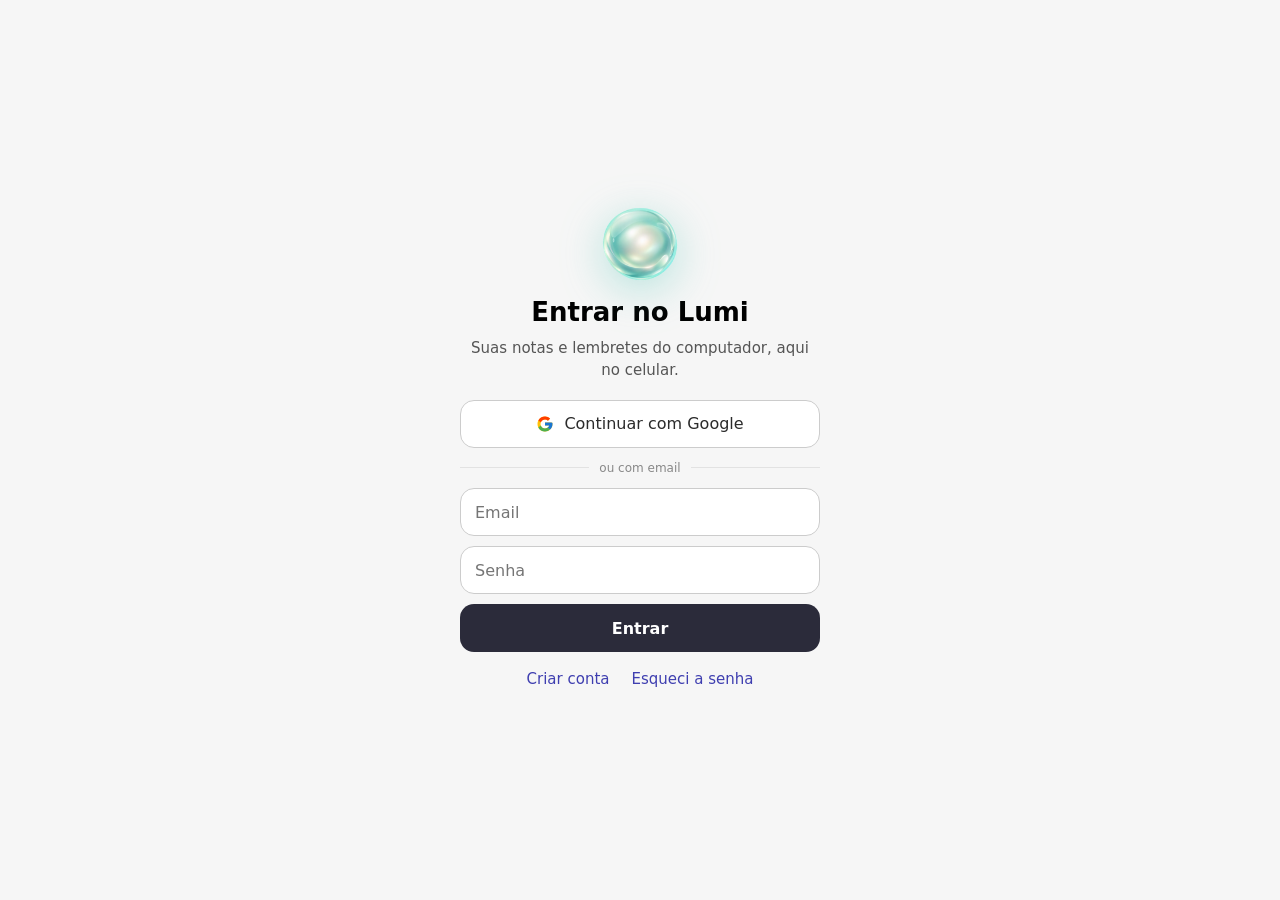
<file: app/index.html>
<!doctype html>
<html lang="pt-BR">
  <head>
    <meta charset="UTF-8" />
    <meta http-equiv="Content-Security-Policy" content="default-src 'self'; connect-src 'self' https://itqhzcseunhobiehbwkq.supabase.co; img-src 'self' data: blob: https://itqhzcseunhobiehbwkq.supabase.co; style-src 'self' 'unsafe-inline'; font-src 'self'; object-src 'none'; base-uri 'self'; form-action 'self'" />
    <meta name="viewport" content="width=device-width, initial-scale=1, viewport-fit=cover" />
    <meta name="theme-color" content="#f4fbfa" media="(prefers-color-scheme: light)" />
    <meta name="theme-color" content="#071a1d" media="(prefers-color-scheme: dark)" />
    <meta name="color-scheme" content="light dark" />
    <meta name="apple-mobile-web-app-capable" content="yes" />
    <meta name="mobile-web-app-capable" content="yes" />
    <meta name="apple-mobile-web-app-status-bar-style" content="default" />
    <meta name="apple-mobile-web-app-title" content="Lumi" />
    <meta name="description" content="Suas notas e lembretes do Lumi no celular." />
    <link rel="manifest" href="./manifest.webmanifest" />
    <link rel="icon" type="image/png" sizes="32x32" href="./icons/favicon-32.png" />
    <link rel="apple-touch-icon" href="./icons/apple-touch-icon.png" />
    <title>Lumi</title>
    <script type="module" crossorigin src="./assets/index-BErEqpvH.js"></script>
    <link rel="stylesheet" crossorigin href="./assets/index-CM6uxRw_.css">
  </head>
  <body>
    <div id="root"></div>
  </body>
</html>
</file>
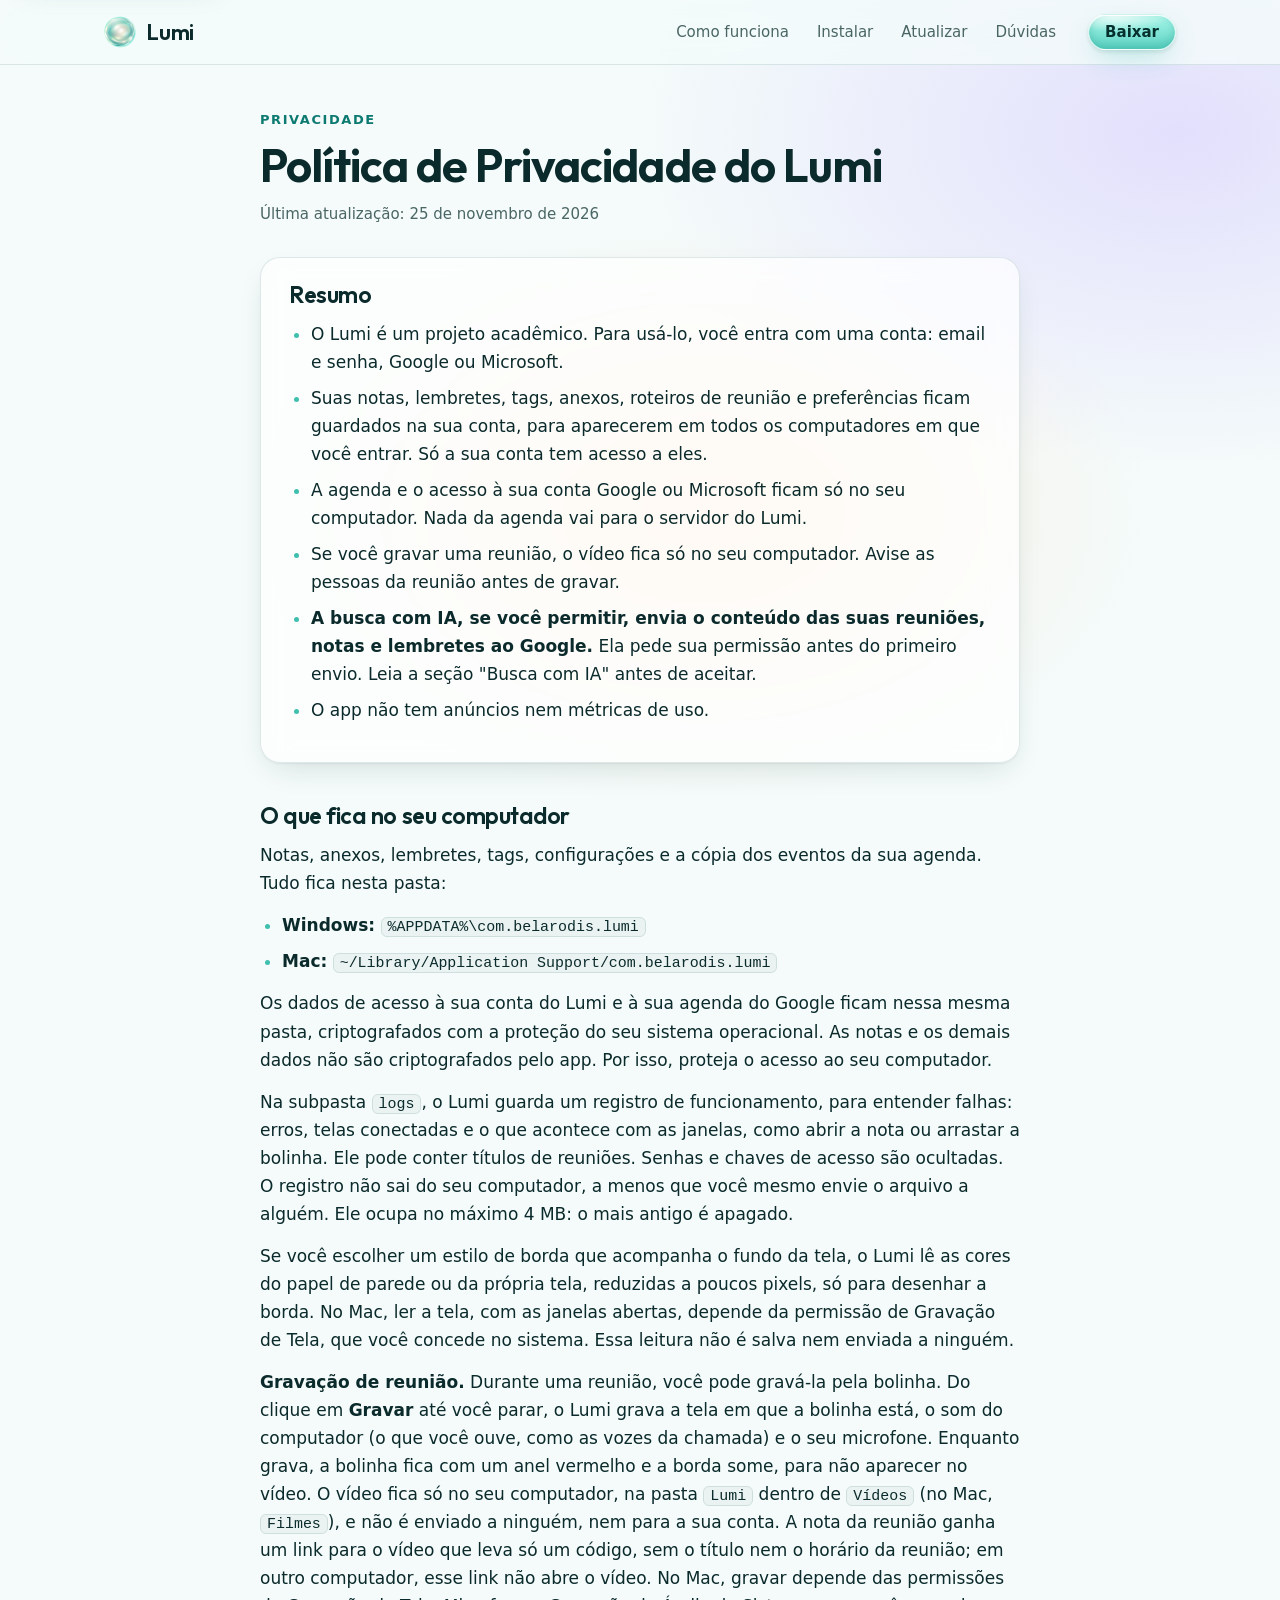
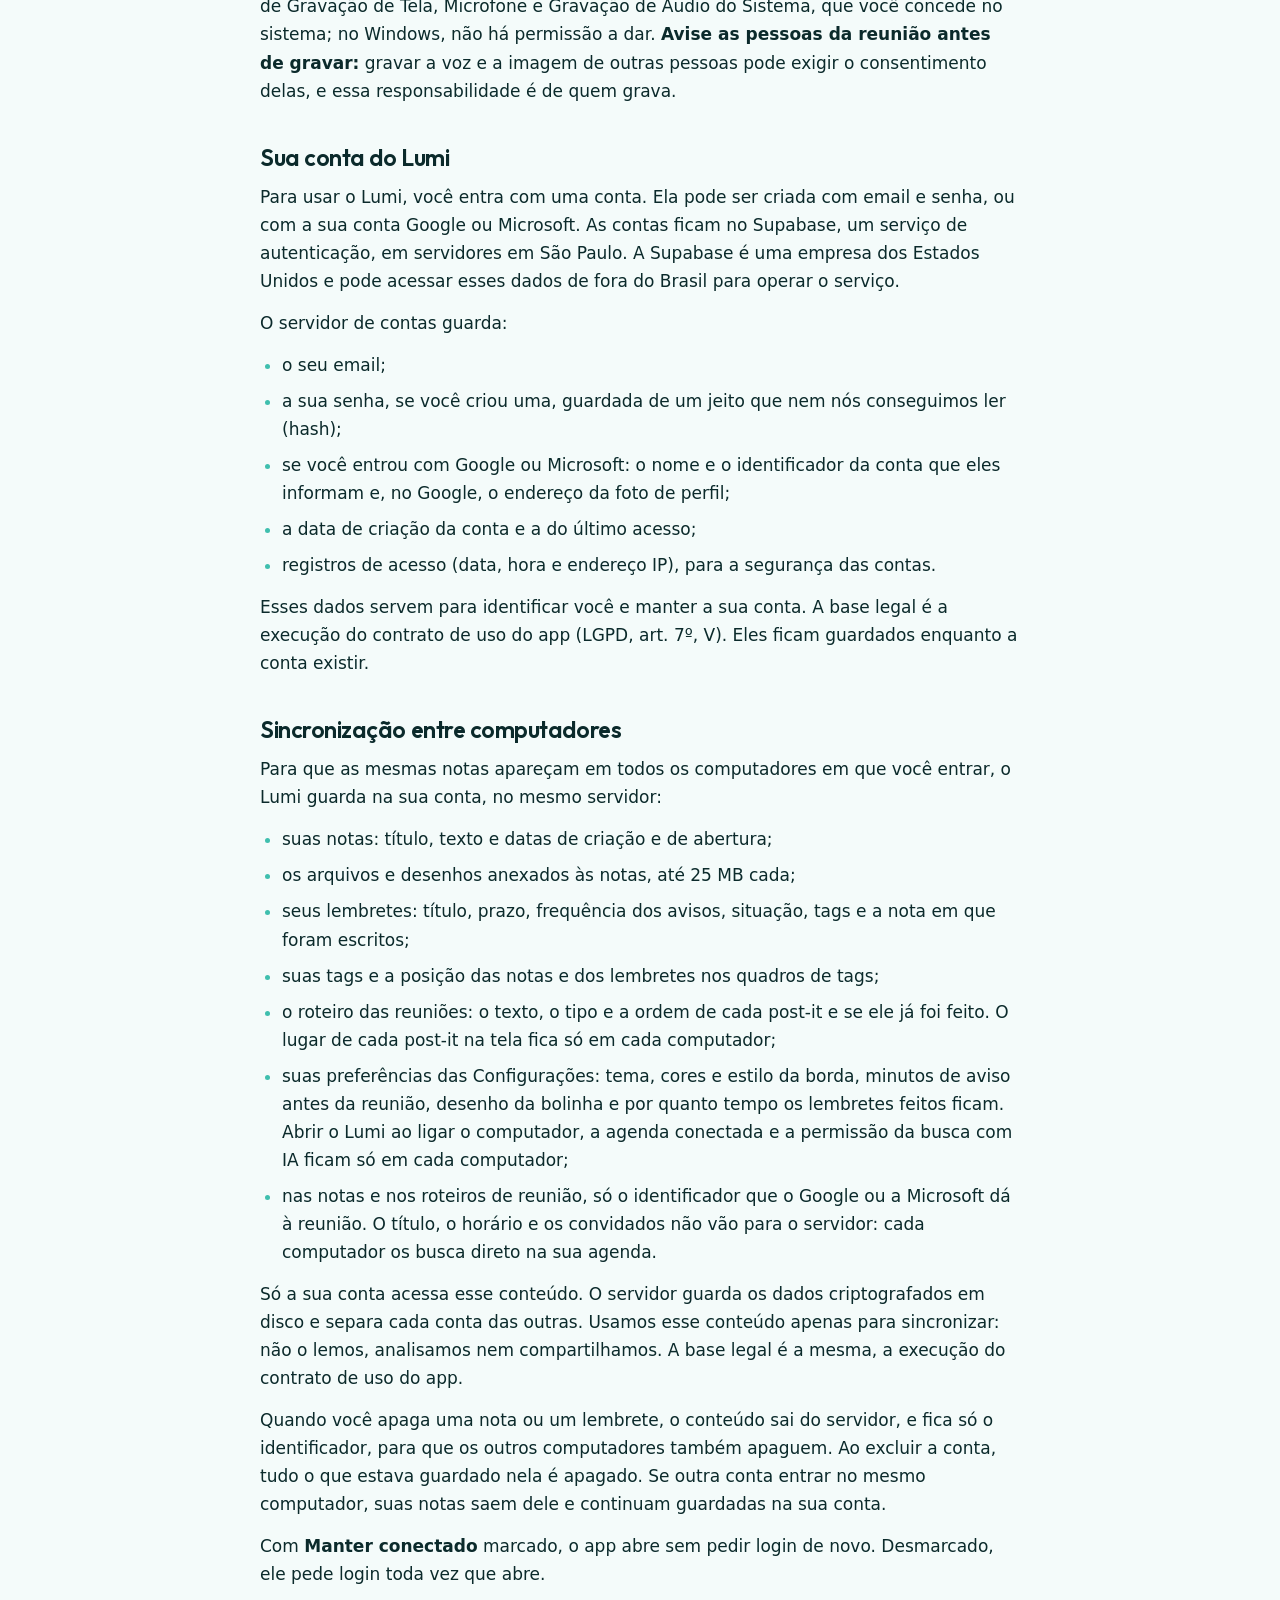
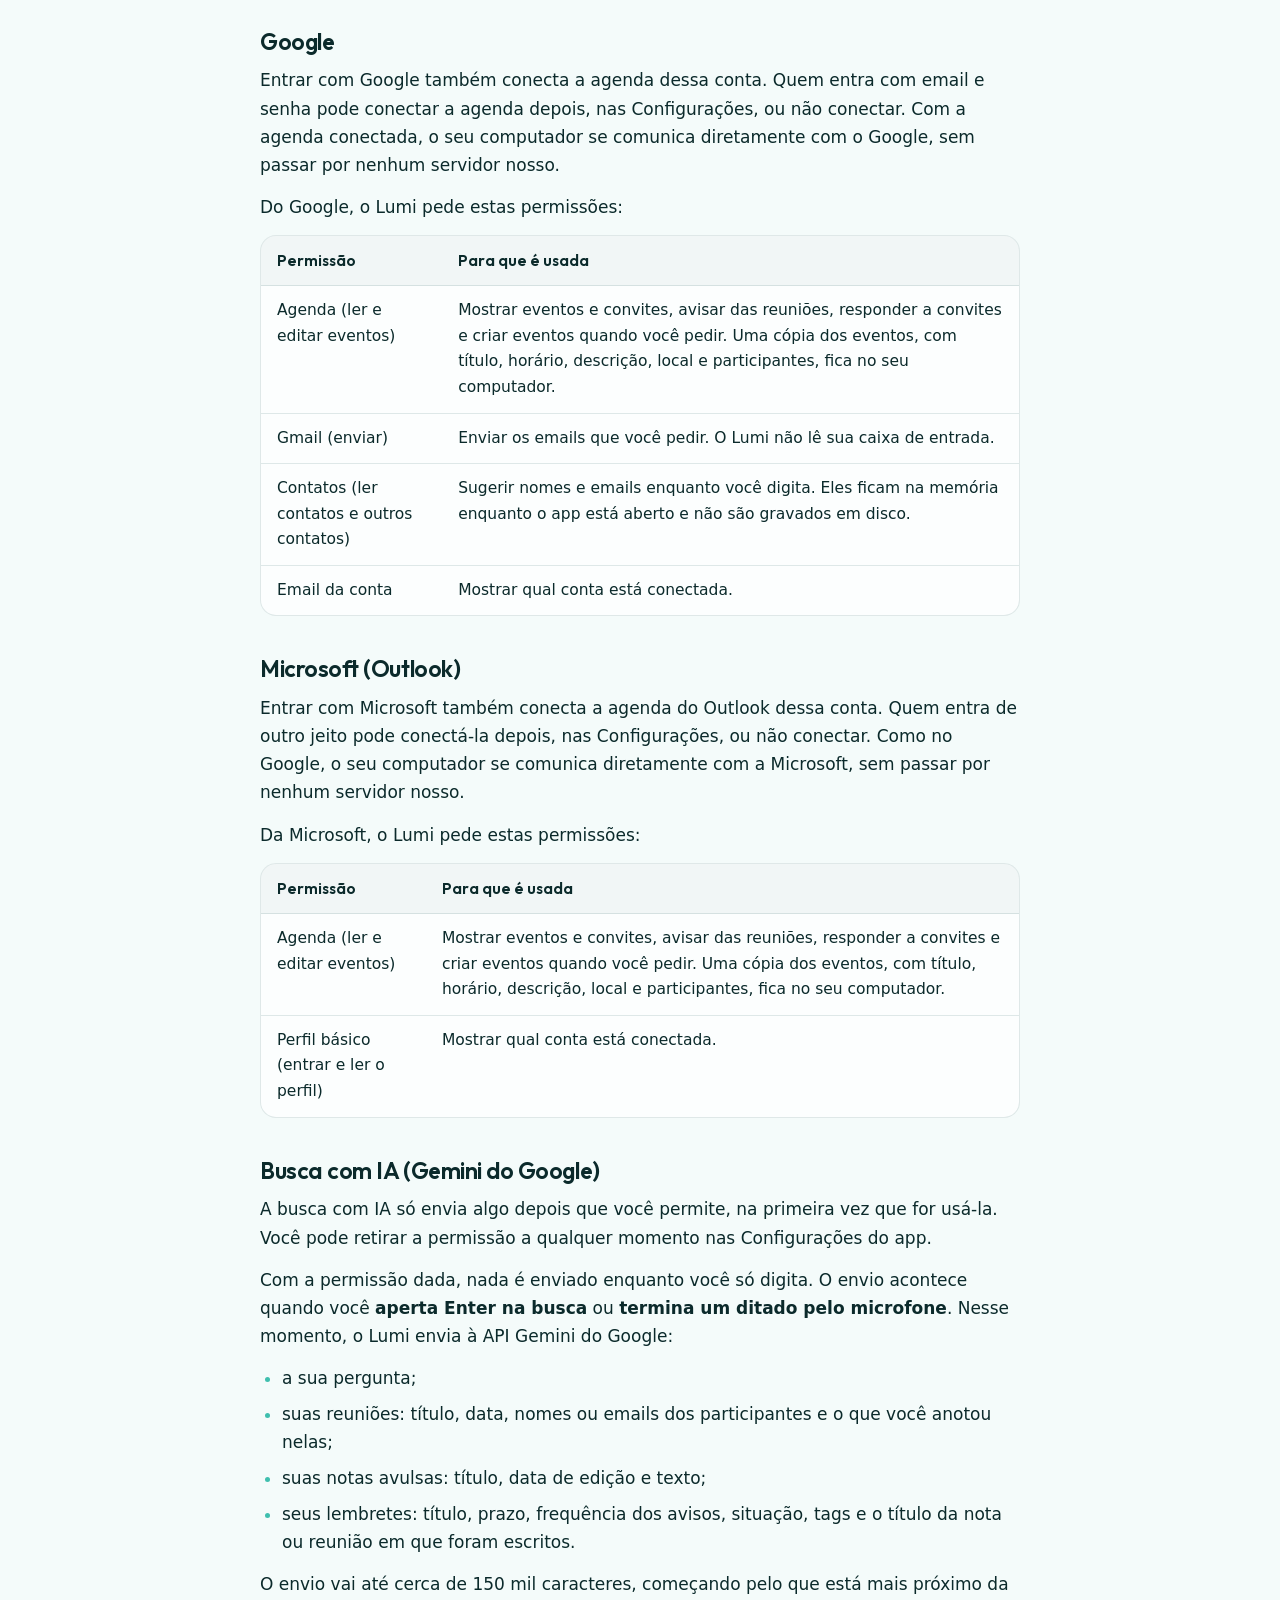
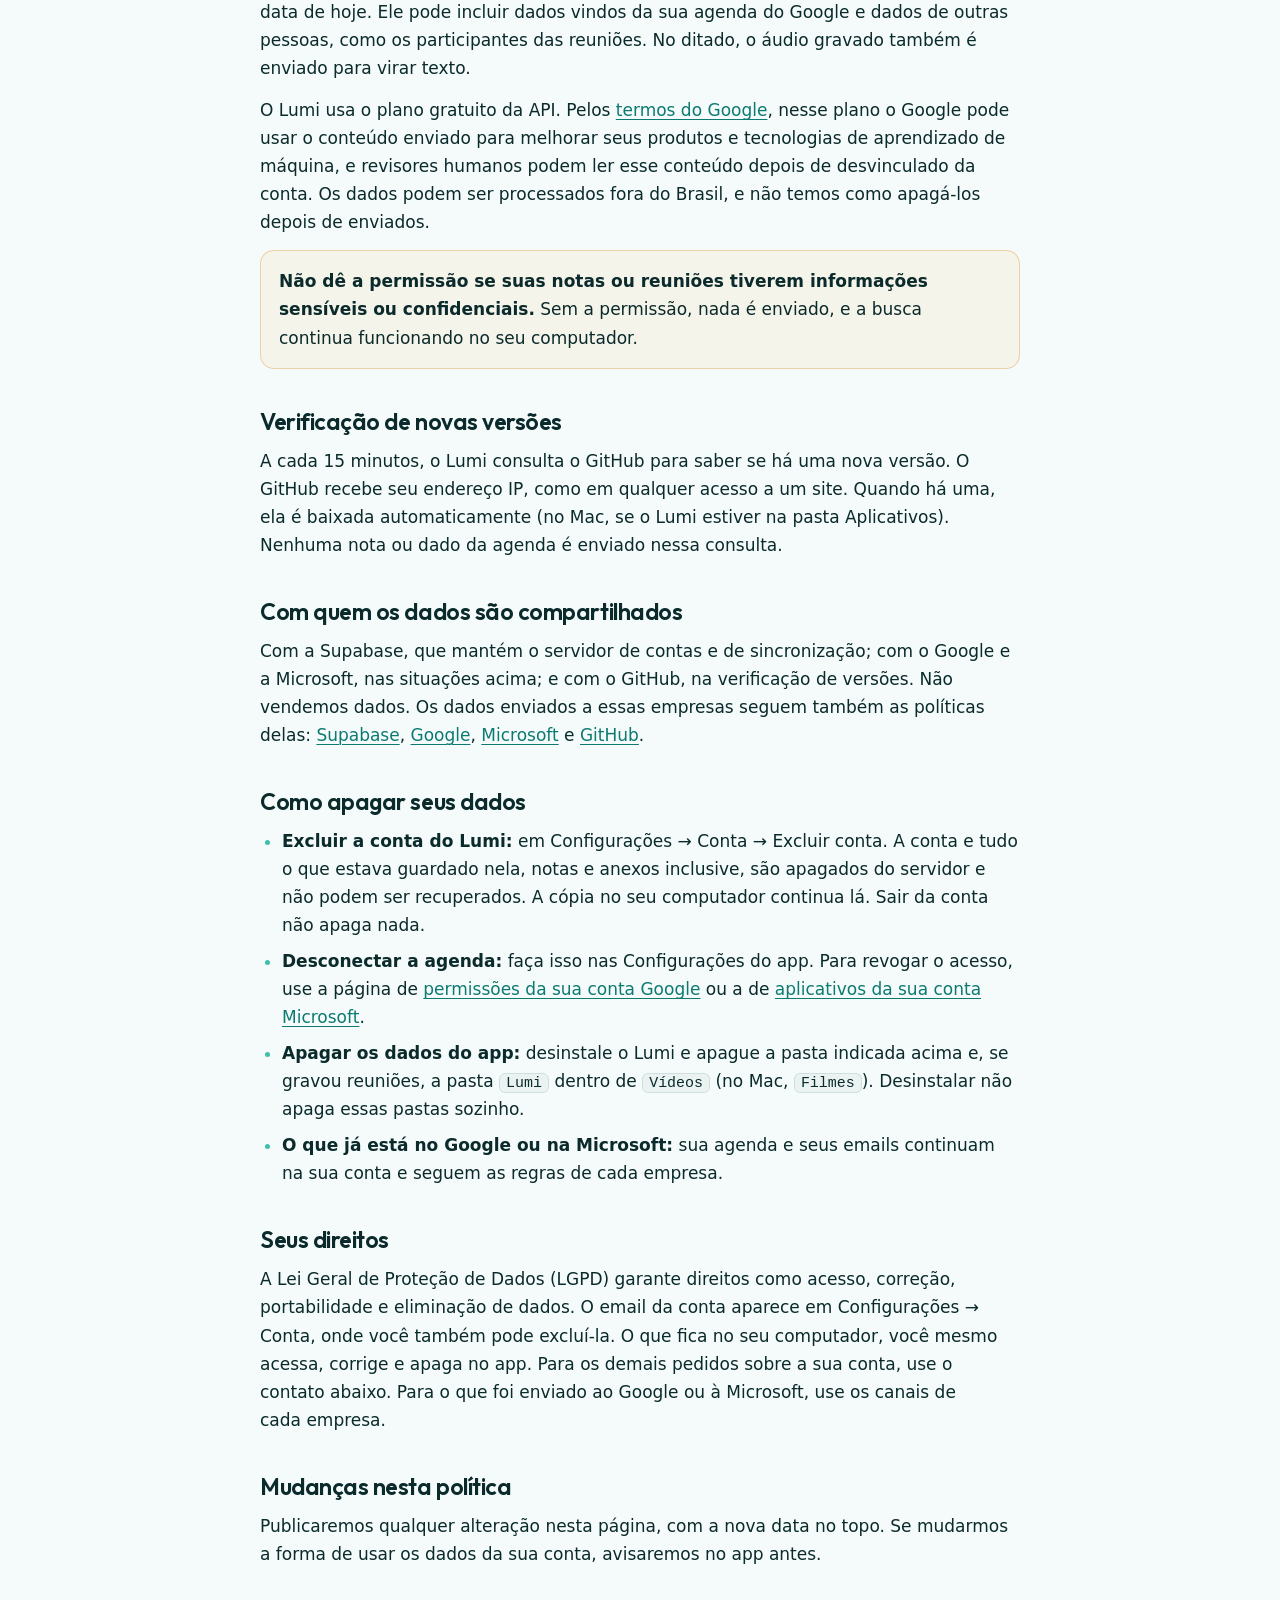
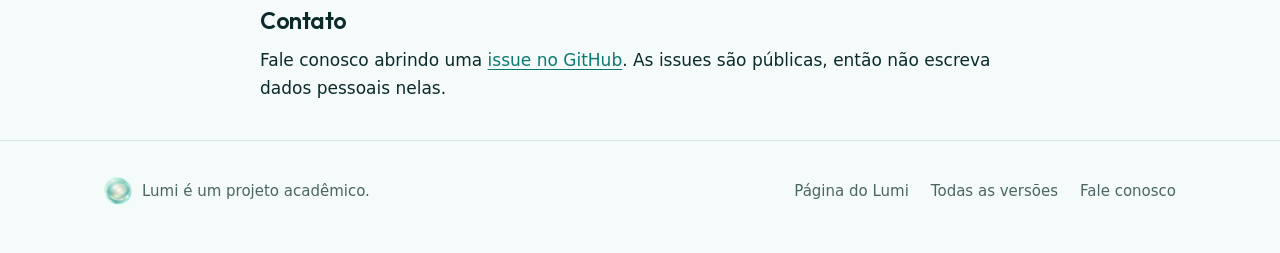
<file: privacidade.html>
<!doctype html>
<html lang="pt-BR">
<head>
<meta charset="utf-8">
<meta name="viewport" content="width=device-width, initial-scale=1">
<title>Privacidade do Lumi</title>
<meta name="description" content="O que o Lumi guarda, o que sai do seu computador e como apagar seus dados.">
<meta name="theme-color" content="#f4fbfa" media="(prefers-color-scheme: light)">
<meta name="theme-color" content="#051316" media="(prefers-color-scheme: dark)">
<link rel="icon" type="image/png" sizes="32x32" href="assets/favicon-32.png">
<link rel="icon" type="image/png" sizes="64x64" href="assets/favicon-64.png">
<link rel="preload" href="assets/fonts/outfit-latin.woff2" as="font" type="font/woff2" crossorigin>
<link rel="stylesheet" href="assets/style.css">
</head>
<body>
<a class="skip" href="#conteudo">Pular para o conteúdo</a>

<header class="topbar is-scrolled">
  <div class="wrap">
    <a class="brand" href="index.html" aria-label="Lumi, página inicial">
      <img src="assets/favicon-64.png" alt="" width="32" height="32">
      Lumi
    </a>
    <nav class="nav" aria-label="Seções">
      <a href="index.html#como-funciona">Como funciona</a>
      <a href="index.html#instalar">Instalar</a>
      <a href="index.html#atualizar">Atualizar</a>
      <a href="index.html#duvidas">Dúvidas</a>
    </nav>
    <a class="btn btn--primary btn--sm" href="index.html#baixar">Baixar</a>
  </div>
</header>

<main id="conteudo" class="wrap">
  <article class="doc">
    <div class="doc-head">
      <span class="eyebrow">Privacidade</span>
      <h1>Política de Privacidade do Lumi</h1>
      <p>Última atualização: 25 de novembro de 2026</p>
    </div>

    <div class="summary glass">
      <h2>Resumo</h2>
      <ul>
        <li>O Lumi é um projeto acadêmico. Para usá-lo, você entra com uma conta: email e senha, Google ou Microsoft.</li>
        <li>Suas notas, lembretes, tags, anexos, roteiros de reunião e preferências ficam guardados na sua conta, para aparecerem em todos os computadores em que você entrar. Só a sua conta tem acesso a eles.</li>
        <li>A agenda e o acesso à sua conta Google ou Microsoft ficam só no seu computador. Nada da agenda vai para o servidor do Lumi.</li>
        <li>Se você gravar uma reunião, o vídeo fica só no seu computador. Avise as pessoas da reunião antes de gravar.</li>
        <li><strong>A busca com IA, se você permitir, envia o conteúdo das suas reuniões, notas e lembretes ao Google.</strong> Ela pede sua permissão antes do primeiro envio. Leia a seção "Busca com IA" antes de aceitar.</li>
        <li>O app não tem anúncios nem métricas de uso.</li>
      </ul>
    </div>

    <h2>O que fica no seu computador</h2>
    <p>Notas, anexos, lembretes, tags, configurações e a cópia dos eventos da sua agenda. Tudo fica nesta pasta:</p>
    <ul>
      <li><strong>Windows:</strong> <code>%APPDATA%\com.belarodis.lumi</code></li>
      <li><strong>Mac:</strong> <code>~/Library/Application Support/com.belarodis.lumi</code></li>
    </ul>
    <p>Os dados de acesso à sua conta do Lumi e à sua agenda do Google ficam nessa mesma pasta, criptografados com a proteção do seu sistema operacional. As notas e os demais dados não são criptografados pelo app. Por isso, proteja o acesso ao seu computador.</p>
    <p>Na subpasta <code>logs</code>, o Lumi guarda um registro de funcionamento, para entender falhas: erros, telas conectadas e o que acontece com as janelas, como abrir a nota ou arrastar a bolinha. Ele pode conter títulos de reuniões. Senhas e chaves de acesso são ocultadas. O registro não sai do seu computador, a menos que você mesmo envie o arquivo a alguém. Ele ocupa no máximo 4 MB: o mais antigo é apagado.</p>

    <p>Se você escolher um estilo de borda que acompanha o fundo da tela, o Lumi lê as cores do papel de parede ou da própria tela, reduzidas a poucos pixels, só para desenhar a borda. No Mac, ler a tela, com as janelas abertas, depende da permissão de Gravação de Tela, que você concede no sistema. Essa leitura não é salva nem enviada a ninguém.</p>

    <p id="gravacao"><strong>Gravação de reunião.</strong> Durante uma reunião, você pode gravá-la pela bolinha. Do clique em <strong>Gravar</strong> até você parar, o Lumi grava a tela em que a bolinha está, o som do computador (o que você ouve, como as vozes da chamada) e o seu microfone. Enquanto grava, a bolinha fica com um anel vermelho e a borda some, para não aparecer no vídeo. O vídeo fica só no seu computador, na pasta <code>Lumi</code> dentro de <code>Vídeos</code> (no Mac, <code>Filmes</code>), e não é enviado a ninguém, nem para a sua conta. A nota da reunião ganha um link para o vídeo que leva só um código, sem o título nem o horário da reunião; em outro computador, esse link não abre o vídeo. No Mac, gravar depende das permissões de Gravação de Tela, Microfone e Gravação de Áudio do Sistema, que você concede no sistema; no Windows, não há permissão a dar. <strong>Avise as pessoas da reunião antes de gravar:</strong> gravar a voz e a imagem de outras pessoas pode exigir o consentimento delas, e essa responsabilidade é de quem grava.</p>

    <h2 id="conta">Sua conta do Lumi</h2>
    <p>Para usar o Lumi, você entra com uma conta. Ela pode ser criada com email e senha, ou com a sua conta Google ou Microsoft. As contas ficam no Supabase, um serviço de autenticação, em servidores em São Paulo. A Supabase é uma empresa dos Estados Unidos e pode acessar esses dados de fora do Brasil para operar o serviço.</p>
    <p>O servidor de contas guarda:</p>
    <ul>
      <li>o seu email;</li>
      <li>a sua senha, se você criou uma, guardada de um jeito que nem nós conseguimos ler (hash);</li>
      <li>se você entrou com Google ou Microsoft: o nome e o identificador da conta que eles informam e, no Google, o endereço da foto de perfil;</li>
      <li>a data de criação da conta e a do último acesso;</li>
      <li>registros de acesso (data, hora e endereço IP), para a segurança das contas.</li>
    </ul>
    <p>Esses dados servem para identificar você e manter a sua conta. A base legal é a execução do contrato de uso do app (LGPD, art. 7º, V). Eles ficam guardados enquanto a conta existir.</p>

    <h2 id="sincronizacao">Sincronização entre computadores</h2>
    <p>Para que as mesmas notas apareçam em todos os computadores em que você entrar, o Lumi guarda na sua conta, no mesmo servidor:</p>
    <ul>
      <li>suas notas: título, texto e datas de criação e de abertura;</li>
      <li>os arquivos e desenhos anexados às notas, até 25 MB cada;</li>
      <li>seus lembretes: título, prazo, frequência dos avisos, situação, tags e a nota em que foram escritos;</li>
      <li>suas tags e a posição das notas e dos lembretes nos quadros de tags;</li>
      <li>o roteiro das reuniões: o texto, o tipo e a ordem de cada post-it e se ele já foi feito. O lugar de cada post-it na tela fica só em cada computador;</li>
      <li>suas preferências das Configurações: tema, cores e estilo da borda, minutos de aviso antes da reunião, desenho da bolinha e por quanto tempo os lembretes feitos ficam. Abrir o Lumi ao ligar o computador, a agenda conectada e a permissão da busca com IA ficam só em cada computador;</li>
      <li>nas notas e nos roteiros de reunião, só o identificador que o Google ou a Microsoft dá à reunião. O título, o horário e os convidados não vão para o servidor: cada computador os busca direto na sua agenda.</li>
    </ul>
    <p>Só a sua conta acessa esse conteúdo. O servidor guarda os dados criptografados em disco e separa cada conta das outras. Usamos esse conteúdo apenas para sincronizar: não o lemos, analisamos nem compartilhamos. A base legal é a mesma, a execução do contrato de uso do app.</p>
    <p>Quando você apaga uma nota ou um lembrete, o conteúdo sai do servidor, e fica só o identificador, para que os outros computadores também apaguem. Ao excluir a conta, tudo o que estava guardado nela é apagado. Se outra conta entrar no mesmo computador, suas notas saem dele e continuam guardadas na sua conta.</p>
    <p>Com <strong>Manter conectado</strong> marcado, o app abre sem pedir login de novo. Desmarcado, ele pede login toda vez que abre.</p>

    <h2>Google</h2>
    <p>Entrar com Google também conecta a agenda dessa conta. Quem entra com email e senha pode conectar a agenda depois, nas Configurações, ou não conectar. Com a agenda conectada, o seu computador se comunica diretamente com o Google, sem passar por nenhum servidor nosso.</p>
    <p>Do Google, o Lumi pede estas permissões:</p>
    <div class="table-scroll">
    <table>
      <thead><tr><th>Permissão</th><th>Para que é usada</th></tr></thead>
      <tbody>
        <tr><td>Agenda (ler e editar eventos)</td><td>Mostrar eventos e convites, avisar das reuniões, responder a convites e criar eventos quando você pedir. Uma cópia dos eventos, com título, horário, descrição, local e participantes, fica no seu computador.</td></tr>
        <tr><td>Gmail (enviar)</td><td>Enviar os emails que você pedir. O Lumi não lê sua caixa de entrada.</td></tr>
        <tr><td>Contatos (ler contatos e outros contatos)</td><td>Sugerir nomes e emails enquanto você digita. Eles ficam na memória enquanto o app está aberto e não são gravados em disco.</td></tr>
        <tr><td>Email da conta</td><td>Mostrar qual conta está conectada.</td></tr>
      </tbody>
    </table>
    </div>

    <h2 id="microsoft">Microsoft (Outlook)</h2>
    <p>Entrar com Microsoft também conecta a agenda do Outlook dessa conta. Quem entra de outro jeito pode conectá-la depois, nas Configurações, ou não conectar. Como no Google, o seu computador se comunica diretamente com a Microsoft, sem passar por nenhum servidor nosso.</p>
    <p>Da Microsoft, o Lumi pede estas permissões:</p>
    <div class="table-scroll">
    <table>
      <thead><tr><th>Permissão</th><th>Para que é usada</th></tr></thead>
      <tbody>
        <tr><td>Agenda (ler e editar eventos)</td><td>Mostrar eventos e convites, avisar das reuniões, responder a convites e criar eventos quando você pedir. Uma cópia dos eventos, com título, horário, descrição, local e participantes, fica no seu computador.</td></tr>
        <tr><td>Perfil básico (entrar e ler o perfil)</td><td>Mostrar qual conta está conectada.</td></tr>
      </tbody>
    </table>
    </div>

    <h2 id="ia">Busca com IA (Gemini do Google)</h2>
    <p>A busca com IA só envia algo depois que você permite, na primeira vez que for usá-la. Você pode retirar a permissão a qualquer momento nas Configurações do app.</p>
    <p>Com a permissão dada, nada é enviado enquanto você só digita. O envio acontece quando você <strong>aperta Enter na busca</strong> ou <strong>termina um ditado pelo microfone</strong>. Nesse momento, o Lumi envia à API Gemini do Google:</p>
    <ul>
      <li>a sua pergunta;</li>
      <li>suas reuniões: título, data, nomes ou emails dos participantes e o que você anotou nelas;</li>
      <li>suas notas avulsas: título, data de edição e texto;</li>
      <li>seus lembretes: título, prazo, frequência dos avisos, situação, tags e o título da nota ou reunião em que foram escritos.</li>
    </ul>
    <p>O envio vai até cerca de 150 mil caracteres, começando pelo que está mais próximo da data de hoje. Ele pode incluir dados vindos da sua agenda do Google e dados de outras pessoas, como os participantes das reuniões. No ditado, o áudio gravado também é enviado para virar texto.</p>
    <p>O Lumi usa o plano gratuito da API. Pelos <a href="https://ai.google.dev/gemini-api/terms">termos do Google</a>, nesse plano o Google pode usar o conteúdo enviado para melhorar seus produtos e tecnologias de aprendizado de máquina, e revisores humanos podem ler esse conteúdo depois de desvinculado da conta. Os dados podem ser processados fora do Brasil, e não temos como apagá-los depois de enviados.</p>
    <p class="warn"><strong>Não dê a permissão se suas notas ou reuniões tiverem informações sensíveis ou confidenciais.</strong> Sem a permissão, nada é enviado, e a busca continua funcionando no seu computador.</p>

    <h2>Verificação de novas versões</h2>
    <p>A cada 15 minutos, o Lumi consulta o GitHub para saber se há uma nova versão. O GitHub recebe seu endereço IP, como em qualquer acesso a um site. Quando há uma, ela é baixada automaticamente (no Mac, se o Lumi estiver na pasta Aplicativos). Nenhuma nota ou dado da agenda é enviado nessa consulta.</p>

    <h2>Com quem os dados são compartilhados</h2>
    <p>Com a Supabase, que mantém o servidor de contas e de sincronização; com o Google e a Microsoft, nas situações acima; e com o GitHub, na verificação de versões. Não vendemos dados. Os dados enviados a essas empresas seguem também as políticas delas: <a href="https://supabase.com/privacy">Supabase</a>, <a href="https://policies.google.com/privacy">Google</a>, <a href="https://privacy.microsoft.com/pt-br/privacystatement">Microsoft</a> e <a href="https://docs.github.com/pt/site-policy/privacy-policies/github-general-privacy-statement">GitHub</a>.</p>

    <h2>Como apagar seus dados</h2>
    <ul>
      <li><strong>Excluir a conta do Lumi:</strong> em Configurações → Conta → Excluir conta. A conta e tudo o que estava guardado nela, notas e anexos inclusive, são apagados do servidor e não podem ser recuperados. A cópia no seu computador continua lá. Sair da conta não apaga nada.</li>
      <li><strong>Desconectar a agenda:</strong> faça isso nas Configurações do app. Para revogar o acesso, use a página de <a href="https://myaccount.google.com/permissions">permissões da sua conta Google</a> ou a de <a href="https://account.live.com/consent/Manage">aplicativos da sua conta Microsoft</a>.</li>
      <li><strong>Apagar os dados do app:</strong> desinstale o Lumi e apague a pasta indicada acima e, se gravou reuniões, a pasta <code>Lumi</code> dentro de <code>Vídeos</code> (no Mac, <code>Filmes</code>). Desinstalar não apaga essas pastas sozinho.</li>
      <li><strong>O que já está no Google ou na Microsoft:</strong> sua agenda e seus emails continuam na sua conta e seguem as regras de cada empresa.</li>
    </ul>

    <h2>Seus direitos</h2>
    <p>A Lei Geral de Proteção de Dados (LGPD) garante direitos como acesso, correção, portabilidade e eliminação de dados. O email da conta aparece em Configurações → Conta, onde você também pode excluí-la. O que fica no seu computador, você mesmo acessa, corrige e apaga no app. Para os demais pedidos sobre a sua conta, use o contato abaixo. Para o que foi enviado ao Google ou à Microsoft, use os canais de cada empresa.</p>

    <h2>Mudanças nesta política</h2>
    <p>Publicaremos qualquer alteração nesta página, com a nova data no topo. Se mudarmos a forma de usar os dados da sua conta, avisaremos no app antes.</p>

    <h2>Contato</h2>
    <p>Fale conosco abrindo uma <a href="https://github.com/belarodis/Lumi-Releases/issues">issue no GitHub</a>. As issues são públicas, então não escreva dados pessoais nelas.</p>
  </article>
</main>

<footer class="footer">
  <div class="wrap">
    <div class="footer__brand">
      <img src="assets/favicon-64.png" alt="" width="28" height="28">
      <span>Lumi é um projeto acadêmico.</span>
    </div>
    <nav aria-label="Rodapé">
      <a href="index.html">Página do Lumi</a>
      <a href="https://github.com/belarodis/Lumi-Releases/releases">Todas as versões</a>
      <a href="https://github.com/belarodis/Lumi-Releases/issues">Fale conosco</a>
    </nav>
  </div>
</footer>
</body>
</html>
</file>
<file: assets/style.css>
/* Lumi — página do app e política de privacidade.
   Cores tiradas da bolha do logo: água-marinha, pérola e um toque iridescente.
   Fonte dos títulos: Outfit (SIL Open Font License 1.1, ver fonts/OFL.txt). */

@font-face {
  font-family: 'Outfit';
  font-style: normal;
  font-weight: 400 700;
  font-display: swap;
  src: url(fonts/outfit-latin.woff2) format('woff2');
}

:root {
  --bg: #f4fbfa;
  --bg-deep: #e6f5f2;
  --surface: rgba(255, 255, 255, 0.72);
  --surface-solid: #ffffff;
  --surface-sunk: rgba(12, 74, 70, 0.045);
  --line: rgba(13, 79, 74, 0.12);
  --line-strong: rgba(13, 79, 74, 0.22);
  --ink: #0b2a2b;
  --muted: #4a6664;
  --accent: #0d7a71;
  --accent-ink: #06302d;
  --aqua: #7fe0d2;
  --aqua-soft: #c4f3eb;
  --aqua-deep: #3fbfae;
  --lilac: #dcd2ff;
  --peach: #ffe7d1;
  --mist-1: rgba(127, 224, 210, 0.55);
  --mist-2: rgba(204, 190, 255, 0.45);
  --mist-3: rgba(255, 222, 196, 0.5);
  --shadow: 0 1px 2px rgba(8, 54, 50, 0.06), 0 12px 32px -12px rgba(8, 54, 50, 0.18);
  --shadow-lg: 0 2px 6px rgba(8, 54, 50, 0.06), 0 30px 70px -24px rgba(8, 54, 50, 0.32);
  --btn-top: #a6f5e8;
  --btn-bottom: #5ed5c5;
  --btn-glow: rgba(63, 191, 174, 0.45);
  --radius: 20px;
  --font-display: 'Outfit', ui-rounded, -apple-system, BlinkMacSystemFont, 'Segoe UI', system-ui, sans-serif;
  --font-body: -apple-system, BlinkMacSystemFont, 'Segoe UI', system-ui, Roboto, 'Helvetica Neue', sans-serif;
  color-scheme: light;
}

@media (prefers-color-scheme: dark) {
  :root {
    --bg: #051316;
    --bg-deep: #081d21;
    --surface: rgba(17, 45, 49, 0.62);
    --surface-solid: #0d2529;
    --surface-sunk: rgba(127, 224, 210, 0.05);
    --line: rgba(127, 224, 210, 0.13);
    --line-strong: rgba(127, 224, 210, 0.26);
    --ink: #e3f6f2;
    --muted: #98b8b4;
    --accent: #85e6d8;
    --accent-ink: #052826;
    --aqua-soft: rgba(127, 224, 210, 0.16);
    --mist-1: rgba(63, 191, 174, 0.26);
    --mist-2: rgba(140, 120, 230, 0.2);
    --mist-3: rgba(255, 190, 150, 0.1);
    --shadow: 0 1px 2px rgba(0, 0, 0, 0.3), 0 14px 34px -14px rgba(0, 0, 0, 0.6);
    --shadow-lg: 0 2px 6px rgba(0, 0, 0, 0.3), 0 34px 80px -28px rgba(0, 0, 0, 0.75);
    --btn-glow: rgba(127, 224, 210, 0.3);
    color-scheme: dark;
  }
}

*,
*::before,
*::after {
  box-sizing: border-box;
}

html {
  scroll-behavior: smooth;
  scroll-padding-top: 84px;
  -webkit-text-size-adjust: 100%;
}

body {
  margin: 0;
  min-height: 100vh;
  background-color: var(--bg);
  background-image:
    radial-gradient(60rem 36rem at 12% -8%, var(--mist-1), transparent 70%),
    radial-gradient(48rem 30rem at 92% 2%, var(--mist-2), transparent 70%),
    radial-gradient(40rem 26rem at 55% 32rem, var(--mist-3), transparent 70%);
  background-repeat: no-repeat;
  color: var(--ink);
  font: 17px/1.65 var(--font-body);
  overflow-x: hidden;
}

img {
  max-width: 100%;
  display: block;
}

a {
  color: var(--accent);
  text-underline-offset: 3px;
  text-decoration-thickness: 1px;
}

a:hover {
  text-decoration-thickness: 2px;
}

:focus-visible {
  outline: 3px solid var(--aqua-deep);
  outline-offset: 3px;
  border-radius: 8px;
}

h1,
h2,
h3 {
  font-family: var(--font-display);
  letter-spacing: -0.02em;
  line-height: 1.12;
  margin: 0;
  text-wrap: balance;
}

p {
  margin: 0 0 14px;
  text-wrap: pretty;
}

code {
  font: 0.88em/1.4 ui-monospace, SFMono-Regular, Menlo, Consolas, monospace;
  background: var(--surface-sunk);
  border: 1px solid var(--line);
  padding: 1px 6px;
  border-radius: 6px;
  overflow-wrap: anywhere;
}

kbd,
.ui {
  font-weight: 600;
  color: var(--ink);
}

.wrap {
  width: 100%;
  max-width: 1120px;
  margin: 0 auto;
  padding: 0 24px;
}

.skip {
  position: absolute;
  left: 12px;
  top: -60px;
  z-index: 100;
  background: var(--surface-solid);
  padding: 8px 14px;
  border-radius: 10px;
  box-shadow: var(--shadow);
}

.skip:focus {
  top: 12px;
}

/* ───────── Barra do topo ───────── */

.topbar {
  position: sticky;
  top: 0;
  z-index: 50;
  background: transparent;
  border-bottom: 1px solid transparent;
  transition: border-color 0.2s ease, background-color 0.2s ease;
}

.topbar.is-scrolled {
  backdrop-filter: blur(18px) saturate(160%);
  -webkit-backdrop-filter: blur(18px) saturate(160%);
  background: color-mix(in srgb, var(--bg) 78%, transparent);
  border-bottom-color: var(--line);
}

.topbar .wrap {
  display: flex;
  align-items: center;
  gap: 20px;
  height: 64px;
}

.brand {
  display: inline-flex;
  align-items: center;
  gap: 10px;
  color: var(--ink);
  text-decoration: none;
  font: 600 22px/1 var(--font-display);
  letter-spacing: -0.01em;
}

.brand img {
  width: 32px;
  height: 32px;
}

.nav {
  display: flex;
  gap: 4px;
  margin-left: auto;
}

.nav a {
  color: var(--muted);
  text-decoration: none;
  font-weight: 500;
  font-size: 15px;
  padding: 8px 12px;
  border-radius: 999px;
}

.nav a:hover {
  color: var(--ink);
  background: var(--surface-sunk);
}

/* ───────── Botões ───────── */

.btn {
  --pad-y: 12px;
  display: inline-flex;
  align-items: center;
  justify-content: center;
  gap: 10px;
  padding: var(--pad-y) 22px;
  border-radius: 999px;
  font: 600 16px/1.2 var(--font-body);
  text-decoration: none;
  color: var(--ink);
  border: 1px solid var(--line-strong);
  background: var(--surface);
  backdrop-filter: blur(10px);
  -webkit-backdrop-filter: blur(10px);
  box-shadow: var(--shadow);
  cursor: pointer;
  transition: transform 0.15s ease, box-shadow 0.2s ease, background-color 0.2s ease;
  white-space: nowrap;
}

.btn:hover {
  transform: translateY(-1px);
  text-decoration: none;
}

.btn:active {
  transform: translateY(0);
}

.btn svg {
  width: 20px;
  height: 20px;
  flex: none;
}

.btn--primary {
  color: var(--accent-ink);
  border: 1px solid rgba(255, 255, 255, 0.7);
  background:
    radial-gradient(120% 90% at 30% 0%, rgba(255, 255, 255, 0.85), transparent 55%),
    linear-gradient(180deg, var(--btn-top), var(--btn-bottom));
  box-shadow:
    inset 0 1px 0 rgba(255, 255, 255, 0.9),
    inset 0 -3px 8px rgba(13, 122, 113, 0.25),
    0 10px 28px -8px var(--btn-glow),
    0 2px 4px rgba(8, 54, 50, 0.12);
}

.btn--primary:hover {
  box-shadow:
    inset 0 1px 0 rgba(255, 255, 255, 0.9),
    inset 0 -3px 8px rgba(13, 122, 113, 0.25),
    0 14px 34px -8px var(--btn-glow),
    0 2px 4px rgba(8, 54, 50, 0.12);
}

.btn--sm {
  --pad-y: 8px;
  padding-left: 16px;
  padding-right: 16px;
  font-size: 15px;
}

.btn--lg {
  --pad-y: 14px;
  padding-left: 26px;
  padding-right: 28px;
  font-size: 17px;
}

.btn__text {
  display: flex;
  flex-direction: column;
  align-items: flex-start;
  gap: 2px;
}

.btn__meta {
  font-size: 13px;
  font-weight: 500;
  opacity: 0.75;
}

/* ───────── Início ───────── */

.hero {
  position: relative;
  text-align: center;
  padding: 56px 0 40px;
}

.hero__bubble {
  position: relative;
  width: 232px;
  height: 232px;
  margin: 0 auto 28px;
}

.hero__bubble::before {
  content: '';
  position: absolute;
  inset: -22%;
  border-radius: 50%;
  background:
    radial-gradient(closest-side, rgba(127, 224, 210, 0.55), transparent 72%),
    conic-gradient(from 120deg, rgba(220, 210, 255, 0.5), rgba(255, 231, 209, 0.5), rgba(127, 224, 210, 0.5), rgba(220, 210, 255, 0.5));
  filter: blur(34px);
  opacity: 0.85;
  animation: aura 14s linear infinite;
}

.hero__bubble img {
  position: relative;
  width: 100%;
  height: 100%;
  filter: drop-shadow(0 26px 36px rgba(13, 122, 113, 0.28));
  animation: float 7s ease-in-out infinite;
}

.drift {
  position: absolute;
  border-radius: 50%;
  pointer-events: none;
  opacity: 0.75;
  animation: float 9s ease-in-out infinite;
}

.drift img {
  width: 100%;
  height: 100%;
}

.drift--a { width: 54px; height: 54px; left: max(4%, calc(50% - 420px)); top: 120px; animation-delay: -2s; }
.drift--b { width: 28px; height: 28px; left: max(14%, calc(50% - 300px)); top: 300px; animation-delay: -5s; opacity: 0.55; }
.drift--c { width: 40px; height: 40px; right: max(6%, calc(50% - 400px)); top: 210px; animation-delay: -1s; }
.drift--d { width: 20px; height: 20px; right: max(16%, calc(50% - 290px)); top: 90px; animation-delay: -6s; opacity: 0.5; }

@keyframes float {
  0%, 100% { transform: translateY(0) rotate(0deg); }
  50% { transform: translateY(-12px) rotate(2deg); }
}

@keyframes aura {
  to { transform: rotate(360deg); }
}

.pill {
  display: inline-flex;
  align-items: center;
  gap: 8px;
  padding: 6px 14px 6px 10px;
  border-radius: 999px;
  border: 1px solid var(--line);
  background: var(--surface);
  backdrop-filter: blur(8px);
  -webkit-backdrop-filter: blur(8px);
  font-size: 14px;
  font-weight: 500;
  color: var(--muted);
  margin-bottom: 20px;
}

.pill__dot {
  width: 8px;
  height: 8px;
  border-radius: 50%;
  background: var(--aqua-deep);
  box-shadow: 0 0 0 4px rgba(63, 191, 174, 0.2);
}

.hero h1 {
  font-size: clamp(2.35rem, 5.4vw, 4.1rem);
  font-weight: 650;
  max-width: 15ch;
  margin: 0 auto 18px;
}

.shine {
  background: linear-gradient(100deg, #138b80 10%, #3fbfae 45%, #7d6fd6 75%, #138b80 100%);
  background-size: 200% 100%;
  -webkit-background-clip: text;
  background-clip: text;
  color: transparent;
  animation: shine 9s ease-in-out infinite;
}

@media (prefers-color-scheme: dark) {
  .shine {
    background-image: linear-gradient(100deg, #7fe0d2 10%, #c4f3eb 40%, #b9a8ff 72%, #7fe0d2 100%);
  }
}

@keyframes shine {
  0%, 100% { background-position: 0% 50%; }
  50% { background-position: 100% 50%; }
}

.lead {
  font-size: clamp(1.06rem, 1.7vw, 1.22rem);
  color: var(--muted);
  max-width: 40rem;
  margin: 0 auto 32px;
}

.cta {
  display: flex;
  flex-wrap: wrap;
  gap: 12px;
  justify-content: center;
}

.hero__fine {
  margin: 18px 0 0;
  font-size: 14px;
  color: var(--muted);
}

.hero__fine a {
  font-weight: 500;
}

/* ───────── Seções ───────── */

section {
  padding: 88px 0;
}

.eyebrow {
  display: block;
  font: 600 13px/1 var(--font-body);
  text-transform: uppercase;
  letter-spacing: 0.12em;
  color: var(--accent);
  margin-bottom: 14px;
}

.section-head {
  max-width: 40rem;
  margin-bottom: 44px;
}

.section-head--center {
  text-align: center;
  margin-left: auto;
  margin-right: auto;
}

.section-head h2 {
  font-size: clamp(1.9rem, 3.6vw, 2.7rem);
  font-weight: 650;
  margin-bottom: 14px;
}

.section-head p {
  color: var(--muted);
  font-size: 1.08rem;
  margin: 0;
}

.glass {
  background: var(--surface);
  border: 1px solid var(--line);
  border-radius: var(--radius);
  box-shadow: var(--shadow);
  backdrop-filter: blur(14px) saturate(140%);
  -webkit-backdrop-filter: blur(14px) saturate(140%);
}

/* ───────── Como funciona ───────── */

.how {
  display: grid;
  grid-template-columns: minmax(0, 5fr) minmax(0, 7fr);
  gap: 56px;
  align-items: center;
}

.steps {
  list-style: none;
  margin: 0;
  padding: 0;
  display: grid;
  gap: 26px;
  counter-reset: step;
}

.steps li {
  position: relative;
  padding-left: 56px;
  counter-increment: step;
}

.steps li::before {
  content: counter(step);
  position: absolute;
  left: 0;
  top: 0;
  width: 38px;
  height: 38px;
  display: grid;
  place-items: center;
  border-radius: 50%;
  font: 600 16px/1 var(--font-display);
  color: var(--accent-ink);
  background:
    radial-gradient(90% 80% at 30% 20%, rgba(255, 255, 255, 0.9), transparent 60%),
    linear-gradient(180deg, var(--btn-top), var(--btn-bottom));
  box-shadow: inset 0 -2px 5px rgba(13, 122, 113, 0.25), 0 4px 12px -4px var(--btn-glow);
}

.steps h3 {
  font-size: 1.22rem;
  font-weight: 600;
  margin: 6px 0 6px;
}

.steps p {
  color: var(--muted);
  margin: 0;
}

/* A tela de exemplo: papel de parede, janelas, a borda acesa, o cartão e a bolinha. */
.screen {
  position: relative;
  aspect-ratio: 16 / 10.4;
  border-radius: 22px;
  overflow: hidden;
  box-shadow: var(--shadow-lg);
  border: 1px solid var(--line);
  background:
    radial-gradient(70% 90% at 15% 20%, #cfe9ff, transparent 70%),
    radial-gradient(60% 80% at 90% 90%, #ffd9c4, transparent 70%),
    radial-gradient(50% 60% at 70% 20%, #e5dcff, transparent 70%),
    #eaf2f6;
  container-type: inline-size;
}

@media (prefers-color-scheme: dark) {
  .screen {
    background:
      radial-gradient(70% 90% at 15% 20%, #1c3d63, transparent 70%),
      radial-gradient(60% 80% at 90% 90%, #4a2c3a, transparent 70%),
      radial-gradient(50% 60% at 70% 20%, #2e2a5c, transparent 70%),
      #101a26;
  }
}

.mock-win {
  position: absolute;
  border-radius: 2.2cqw;
  background: rgba(255, 255, 255, 0.86);
  box-shadow: 0 2cqw 5cqw -2cqw rgba(20, 40, 60, 0.3);
  padding: 4.2cqw 3cqw 3cqw;
}

@media (prefers-color-scheme: dark) {
  .mock-win {
    background: rgba(28, 38, 48, 0.9);
  }
}

.mock-win::before {
  content: '';
  position: absolute;
  top: 1.5cqw;
  left: 1.8cqw;
  width: 1.1cqw;
  height: 1.1cqw;
  border-radius: 50%;
  background: #ff6b5f;
  box-shadow: 1.7cqw 0 0 #febc2e, 3.4cqw 0 0 #28c840;
}

.mock-win--a {
  left: 6%;
  top: 11%;
  width: 54%;
  height: 66%;
}

.mock-win--b {
  left: 44%;
  top: 46%;
  width: 34%;
  height: 42%;
  opacity: 0.94;
}

.bar {
  height: 1.3cqw;
  border-radius: 1cqw;
  background: rgba(30, 60, 80, 0.12);
  margin-bottom: 1.6cqw;
}



.bar--title {
  height: 2.2cqw;
  width: 46%;
  background: rgba(30, 60, 80, 0.22);
  margin-bottom: 2.4cqw;
}

.bar--w80 { width: 80%; }
.bar--w90 { width: 90%; }
.bar--w60 { width: 60%; }
.bar--w70 { width: 70%; }
.bar--w40 { width: 40%; }

@media (prefers-color-scheme: dark) {
  .bar {
    background: rgba(200, 230, 240, 0.14);
  }

  .bar--title {
    background: rgba(200, 230, 240, 0.26);
  }
}

.glow {
  position: absolute;
  inset: 0;
  border-radius: inherit;
  pointer-events: none;
  box-shadow:
    inset 0 0 0 0.45cqw rgba(127, 224, 210, 0.95),
    inset 0 0 3.2cqw 0.9cqw rgba(63, 191, 174, 0.55);
  animation: glow 3.6s ease-in-out infinite;
}

@keyframes glow {
  0%, 100% { opacity: 0.55; }
  50% { opacity: 1; }
}

.mock-card {
  position: absolute;
  top: 6%;
  right: 4.5%;
  width: 33%;
  padding: 1.8cqw 2cqw;
  border-radius: 1.8cqw;
  background: rgba(255, 255, 255, 0.9);
  box-shadow: 0 2cqw 5cqw -1.5cqw rgba(13, 80, 74, 0.35);
  border-left: 0.6cqw solid var(--aqua-deep);
  font-family: var(--font-body);
  color: #0b2a2b;
  animation: card-in 7.2s ease-in-out infinite;
}

@media (prefers-color-scheme: dark) {
  .mock-card {
    background: rgba(18, 40, 44, 0.95);
    color: #e3f6f2;
  }
}

.mock-card__time {
  font-size: 1.55cqw;
  font-weight: 600;
  color: #0d7a71;
  text-transform: uppercase;
  letter-spacing: 0.06em;
}

@media (prefers-color-scheme: dark) {
  .mock-card__time {
    color: #85e6d8;
  }
}

.mock-card__title {
  font: 600 2.35cqw/1.25 var(--font-display);
  margin: 0.5cqw 0 0.3cqw;
}

.mock-card__sub {
  font-size: 1.6cqw;
  opacity: 0.7;
}

@keyframes card-in {
  0%, 8% { opacity: 0; transform: translateY(-1.2cqw); }
  16%, 86% { opacity: 1; transform: translateY(0); }
  96%, 100% { opacity: 0; transform: translateY(-1.2cqw); }
}

.mock-bubble {
  position: absolute;
  right: 1.6%;
  top: 34%;
  width: 7.4%;
  display: flex;
  flex-direction: column;
  align-items: center;
  gap: 1.1cqw;
}

.mock-bubble img {
  width: 100%;
  aspect-ratio: 1;
  filter: drop-shadow(0 0.8cqw 1.4cqw rgba(13, 80, 74, 0.35));
}

.mock-menu {
  width: 74%;
  padding: 1.1cqw 0;
  border-radius: 999px;
  background: rgba(255, 255, 255, 0.55);
  border: 1px solid rgba(255, 255, 255, 0.8);
  backdrop-filter: blur(8px);
  -webkit-backdrop-filter: blur(8px);
  box-shadow: 0 1cqw 2.4cqw -1cqw rgba(13, 80, 74, 0.35);
  display: flex;
  flex-direction: column;
  align-items: center;
  gap: 1.2cqw;
  color: #1a4b49;
}

@media (prefers-color-scheme: dark) {
  .mock-menu {
    background: rgba(30, 60, 64, 0.6);
    border-color: rgba(127, 224, 210, 0.3);
    color: #c4f3eb;
  }
}

.mock-menu svg {
  width: 2.3cqw;
  height: 2.3cqw;
}

.mock-caption {
  margin: 14px 0 0;
  text-align: center;
  font-size: 14px;
  color: var(--muted);
}

/* ───────── Recursos ───────── */

.bento {
  display: grid;
  grid-template-columns: repeat(3, minmax(0, 1fr));
  gap: 18px;
}

.feature {
  padding: 28px 26px 26px;
  position: relative;
  overflow: hidden;
}

.feature--wide {
  grid-column: span 2;
}

.feature > * {
  position: relative;
  z-index: 1;
}

.feature h3 {
  font-size: 1.24rem;
  font-weight: 600;
  margin: 16px 0 8px;
}

.feature p {
  color: var(--muted);
  margin: 0;
}

.feature__icon {
  width: 46px;
  height: 46px;
  border-radius: 14px;
  display: grid;
  place-items: center;
  color: var(--accent);
  background: var(--aqua-soft);
  border: 1px solid var(--line);
}

.feature__icon svg {
  width: 24px;
  height: 24px;
}

.tag-opt {
  display: inline-block;
  margin-left: 8px;
  padding: 2px 8px;
  border-radius: 999px;
  font: 600 11px/1.6 var(--font-body);
  letter-spacing: 0.06em;
  text-transform: uppercase;
  vertical-align: 3px;
  color: var(--muted);
  border: 1px solid var(--line-strong);
}

.feature--glow::after {
  content: '';
  position: absolute;
  right: -60px;
  bottom: -60px;
  width: 220px;
  height: 220px;
  border-radius: 50%;
  background: radial-gradient(closest-side, rgba(127, 224, 210, 0.45), transparent);
  pointer-events: none;
}

/* ───────── Baixar ───────── */

.download {
  position: relative;
}

.platforms {
  display: grid;
  grid-template-columns: repeat(3, minmax(0, 1fr));
  gap: 18px;
}

.platform {
  position: relative;
  display: flex;
  flex-direction: column;
  padding: 26px;
  transition: transform 0.2s ease, box-shadow 0.2s ease, border-color 0.2s ease;
}

.platform.is-yours {
  border-color: color-mix(in srgb, var(--aqua-deep) 70%, transparent);
  box-shadow: 0 0 0 1px color-mix(in srgb, var(--aqua-deep) 50%, transparent), var(--shadow-lg);
}

.platform__badge {
  position: absolute;
  top: -12px;
  left: 22px;
  display: none;
  padding: 4px 12px;
  border-radius: 999px;
  font: 600 12px/1.4 var(--font-body);
  color: var(--accent-ink);
  background: linear-gradient(180deg, var(--btn-top), var(--btn-bottom));
  box-shadow: 0 6px 16px -6px var(--btn-glow);
}

.platform.is-yours .platform__badge {
  display: inline-block;
}

.platform__os {
  display: flex;
  align-items: center;
  gap: 12px;
  margin-bottom: 14px;
}

.platform__os svg {
  width: 34px;
  height: 34px;
  color: var(--ink);
  flex: none;
}

.platform h3 {
  font-size: 1.28rem;
  font-weight: 600;
}

.platform__detail {
  color: var(--muted);
  font-size: 15px;
  margin: 0 0 20px;
  flex: 1;
}

.platform__meta {
  display: block;
  font-size: 13px;
  color: var(--muted);
  margin-top: 10px;
  text-align: center;
  min-height: 1.4em;
}

.platform .btn {
  width: 100%;
}

.release-line {
  display: flex;
  flex-wrap: wrap;
  gap: 8px 18px;
  justify-content: center;
  align-items: center;
  margin-top: 26px;
  font-size: 15px;
  color: var(--muted);
}

.release-line [hidden] {
  display: none;
}

.which-mac {
  max-width: 44rem;
  margin: 26px auto 0;
}

/* ───────── Disclosures (dúvidas, qual Mac) ───────── */

details {
  border-radius: 16px;
  border: 1px solid var(--line);
  background: var(--surface);
  backdrop-filter: blur(10px);
  -webkit-backdrop-filter: blur(10px);
}

details + details {
  margin-top: 10px;
}

summary {
  cursor: pointer;
  list-style: none;
  display: flex;
  align-items: center;
  justify-content: space-between;
  gap: 16px;
  padding: 18px 22px;
  font: 600 1.06rem/1.35 var(--font-display);
}

summary::-webkit-details-marker {
  display: none;
}

summary::after {
  content: '';
  flex: none;
  width: 22px;
  height: 22px;
  border-radius: 50%;
  background:
    linear-gradient(var(--accent), var(--accent)) center / 10px 2px no-repeat,
    linear-gradient(var(--accent), var(--accent)) center / 2px 10px no-repeat,
    var(--aqua-soft);
  transition: transform 0.25s ease;
}

details[open] > summary::after {
  transform: rotate(45deg);
}

.details-body {
  padding: 0 22px 20px;
  color: var(--muted);
}

.details-body strong {
  color: var(--ink);
}

.details-body ul {
  padding-left: 20px;
  margin: 0 0 14px;
}

.details-body li {
  margin-bottom: 6px;
}

.details-body > :last-child {
  margin-bottom: 0;
}

/* ───────── Instalar ───────── */

.install {
  max-width: 820px;
  margin: 0 auto;
}

.tabs {
  display: inline-flex;
  gap: 4px;
  padding: 5px;
  border-radius: 999px;
  border: 1px solid var(--line);
  background: var(--surface);
  margin: 0 auto 26px;
}

.tabs-row {
  display: flex;
  justify-content: center;
}

.tab {
  appearance: none;
  border: 0;
  background: transparent;
  color: var(--muted);
  font: 600 15px/1 var(--font-body);
  padding: 11px 20px;
  border-radius: 999px;
  cursor: pointer;
  display: inline-flex;
  align-items: center;
  gap: 8px;
}

.tab svg {
  width: 18px;
  height: 18px;
}

.tab[aria-selected='true'] {
  color: var(--accent-ink);
  background: linear-gradient(180deg, var(--btn-top), var(--btn-bottom));
  box-shadow: inset 0 1px 0 rgba(255, 255, 255, 0.8), 0 6px 16px -8px var(--btn-glow);
}

.panel {
  padding: 30px 32px;
}

.timeline {
  list-style: none;
  margin: 0;
  padding: 0;
  counter-reset: tl;
}

.timeline li {
  position: relative;
  padding: 0 0 26px 52px;
  counter-increment: tl;
}

.timeline li:last-child {
  padding-bottom: 0;
}

.timeline li::before {
  content: counter(tl);
  position: absolute;
  left: 0;
  top: -2px;
  width: 32px;
  height: 32px;
  border-radius: 50%;
  display: grid;
  place-items: center;
  font: 600 15px/1 var(--font-display);
  color: var(--accent);
  background: var(--aqua-soft);
  border: 1px solid var(--line-strong);
}

.timeline li::after {
  content: '';
  position: absolute;
  left: 15.5px;
  top: 34px;
  bottom: 4px;
  width: 1px;
  background: var(--line-strong);
}

.timeline li:last-child::after {
  display: none;
}

.timeline h3 {
  font-size: 1.1rem;
  font-weight: 600;
  margin: 2px 0 6px;
}

.timeline p {
  margin: 0;
  color: var(--muted);
}

.timeline p + p {
  margin-top: 8px;
}

.callout {
  display: flex;
  gap: 12px;
  margin-top: 10px;
  padding: 12px 14px;
  border-radius: 12px;
  background: var(--surface-sunk);
  border: 1px solid var(--line);
  font-size: 15px;
  color: var(--muted);
}

.callout svg {
  width: 20px;
  height: 20px;
  flex: none;
  margin-top: 2px;
  color: var(--accent);
}

.calendar-tip {
  margin-top: 18px;
}

/* ───────── Atualizar ───────── */

.update {
  position: relative;
  border-radius: 28px;
  padding: 2px;
  background: linear-gradient(135deg, rgba(127, 224, 210, 0.9), rgba(204, 190, 255, 0.8), rgba(255, 214, 186, 0.8), rgba(127, 224, 210, 0.9));
  box-shadow: var(--shadow-lg);
}

.update__inner {
  border-radius: 26px;
  background:
    radial-gradient(60% 80% at 0% 0%, var(--mist-1), transparent 70%),
    radial-gradient(50% 70% at 100% 100%, var(--mist-2), transparent 70%),
    var(--surface-solid);
  padding: 44px 44px 40px;
  display: grid;
  grid-template-columns: minmax(0, 1fr) minmax(0, 1fr);
  gap: 40px;
  align-items: start;
}

.update__intro h2 {
  font-size: clamp(1.9rem, 3.4vw, 2.5rem);
  font-weight: 650;
  margin-bottom: 12px;
}

.update__intro p {
  color: var(--muted);
}

.update__version {
  display: inline-flex;
  align-items: baseline;
  gap: 8px;
  margin: 4px 0 22px;
  padding: 10px 16px;
  border-radius: 14px;
  background: var(--surface-sunk);
  border: 1px solid var(--line);
  font-size: 15px;
  color: var(--muted);
}

.update__version strong {
  font: 650 1.5rem/1 var(--font-display);
  color: var(--ink);
}

.update__keep {
  display: flex;
  gap: 10px;
  margin-top: 22px;
  font-size: 15px;
  color: var(--muted);
}

.update__keep svg {
  width: 20px;
  height: 20px;
  flex: none;
  color: var(--accent);
  margin-top: 2px;
}

.update__how {
  display: grid;
  gap: 14px;
}

.how-card {
  padding: 20px 22px;
  border-radius: 18px;
  border: 1px solid var(--line);
  background: var(--surface);
}

.how-card.is-yours {
  border-color: color-mix(in srgb, var(--aqua-deep) 60%, transparent);
  box-shadow: 0 0 0 1px color-mix(in srgb, var(--aqua-deep) 40%, transparent);
}

.how-card__head {
  display: flex;
  align-items: center;
  gap: 10px;
  margin-bottom: 8px;
}

.how-card__head svg {
  width: 22px;
  height: 22px;
}

.how-card h3 {
  font-size: 1.1rem;
  font-weight: 600;
}

.how-card p,
.how-card ol {
  margin: 0;
  color: var(--muted);
  font-size: 15.5px;
}

.how-card ol {
  padding-left: 20px;
}

.how-card li + li {
  margin-top: 4px;
}

.how-card p + p {
  margin-top: 8px;
}

/* ───────── Dúvidas ───────── */

.faq {
  max-width: 820px;
  margin: 0 auto;
}

/* ───────── Rodapé ───────── */

.footer {
  border-top: 1px solid var(--line);
  padding: 36px 0 48px;
  color: var(--muted);
  font-size: 15px;
}

.footer .wrap {
  display: flex;
  flex-wrap: wrap;
  gap: 16px 28px;
  align-items: center;
  justify-content: space-between;
}

.footer__brand {
  display: flex;
  align-items: center;
  gap: 10px;
}

.footer__brand img {
  width: 28px;
  height: 28px;
}

.footer nav {
  display: flex;
  flex-wrap: wrap;
  gap: 8px 22px;
}

.footer a {
  color: var(--muted);
  text-decoration: none;
}

.footer a:hover {
  color: var(--ink);
  text-decoration: underline;
}

/* ───────── Página de privacidade ───────── */

.doc {
  max-width: 760px;
  margin: 0 auto;
  padding: 48px 0 24px;
}

.doc-head {
  margin-bottom: 30px;
}

.doc-head h1 {
  font-size: clamp(2rem, 4.4vw, 2.9rem);
  font-weight: 650;
  margin-bottom: 10px;
}

.doc-head p {
  color: var(--muted);
  font-size: 15px;
  margin: 0;
}

.doc .summary {
  padding: 24px 28px;
  margin-bottom: 18px;
}

.doc .summary h2 {
  margin-top: 0;
}

.doc h2 {
  font-size: 1.45rem;
  font-weight: 600;
  margin: 40px 0 12px;
}

.doc ul {
  padding-left: 22px;
  margin: 0 0 14px;
}

.doc li {
  margin-bottom: 8px;
}

.doc li::marker {
  color: var(--aqua-deep);
}

.table-scroll {
  overflow-x: auto;
  margin-bottom: 14px;
  border-radius: 16px;
  border: 1px solid var(--line);
  background: var(--surface);
}

table {
  border-collapse: collapse;
  width: 100%;
  font-size: 15.5px;
}

th,
td {
  text-align: left;
  vertical-align: top;
  padding: 12px 16px;
  border-bottom: 1px solid var(--line);
}

tr:last-child td {
  border-bottom: 0;
}

th {
  font-family: var(--font-display);
  font-weight: 600;
  background: var(--surface-sunk);
}

.warn {
  padding: 16px 18px;
  border-radius: 14px;
  border: 1px solid rgba(214, 140, 40, 0.35);
  background: rgba(255, 196, 120, 0.12);
}

/* ───────── Telas menores ───────── */

@media (max-width: 960px) {
  .how {
    grid-template-columns: minmax(0, 1fr);
    gap: 40px;
  }

  .update__inner {
    grid-template-columns: minmax(0, 1fr);
    gap: 28px;
  }
}

@media (max-width: 860px) {
  .nav {
    display: none;
  }

  .topbar .btn {
    margin-left: auto;
  }

  .bento,
  .platforms {
    grid-template-columns: minmax(0, 1fr);
  }

  .feature--wide {
    grid-column: auto;
  }

  .platform.is-yours {
    order: -1;
  }

  .platforms {
    gap: 24px;
  }
}

@media (max-width: 600px) {
  body {
    font-size: 16px;
  }

  .wrap {
    padding: 0 16px;
  }

  section {
    padding: 64px 0;
  }

  .hero {
    padding-top: 36px;
  }

  .hero__bubble {
    width: 172px;
    height: 172px;
    margin-bottom: 22px;
  }

  .drift--b,
  .drift--d {
    display: none;
  }

  .drift--a { top: 60px; left: 3%; width: 38px; height: 38px; }
  .drift--c { top: 170px; right: 4%; width: 30px; height: 30px; }

  .cta {
    flex-direction: column;
    align-items: stretch;
  }

  .cta .btn {
    width: 100%;
  }

  .btn {
    white-space: normal;
  }

  .panel {
    padding: 24px 20px;
  }

  .tabs {
    width: 100%;
  }

  .tab {
    flex: 1;
    justify-content: center;
    padding: 11px 12px;
  }

  .update__inner {
    padding: 30px 20px 26px;
  }

  summary {
    padding: 16px 18px;
  }

  .details-body {
    padding: 0 18px 18px;
  }

  .footer .wrap {
    flex-direction: column;
    align-items: flex-start;
  }
}

@media (prefers-reduced-motion: reduce) {
  html {
    scroll-behavior: auto;
  }

  *,
  *::before,
  *::after {
    animation: none !important;
    transition: none !important;
  }

  .mock-card {
    opacity: 1;
  }
}
</file>
<file: app/assets/index-CM6uxRw_.css>
.tag-chips{display:flex;gap:4px;min-width:0;overflow:hidden;white-space:nowrap}.tag-chips__chip{flex-shrink:0;max-width:100%;overflow:hidden;text-overflow:ellipsis;padding:0 5px;border-radius:4px;background:var(--na-chip-bg);color:var(--na-accent);font-size:10.5px;font-weight:600;line-height:16px}.tag-chips__more{flex-shrink:0;color:var(--text-faint);font-size:10.5px;line-height:16px}.agenda-window{display:flex;flex-direction:column;height:100vh;box-sizing:border-box;font-family:-apple-system,BlinkMacSystemFont,Segoe UI,sans-serif;color:var(--text-primary);background:var(--bg-app);color-scheme:light dark}.agenda-window,.agenda-window *{-webkit-app-region:no-drag!important}.agenda-list__header{-webkit-app-region:drag;--window-drag: drag;flex-shrink:0;display:flex;align-items:center;justify-content:space-between;padding:14px 16px 10px;background:var(--bg-app)}.agenda-list{flex:0 0 42%;overflow-y:auto;padding:0 16px 16px;border-bottom:1px solid var(--border);background:var(--bg-app)}.agenda-list--full{flex:1 1 auto;border-bottom:none;padding-top:12px}.agenda-list__title{margin:0;font-size:15px;font-weight:600;color:var(--text-primary)}.agenda-list__actions{-webkit-app-region:no-drag;--window-drag: no-drag;display:flex;align-items:center;gap:6px}.agenda-list__calendar,.agenda-list__close{width:24px;height:24px;border:none;border-radius:6px;background:var(--bg-control);color:var(--text-secondary);font-size:12px;cursor:pointer;display:flex;align-items:center;justify-content:center}.agenda-list__calendar:hover,.agenda-list__close:hover{background:var(--bg-control-hover)}.agenda-day{margin-bottom:14px}.agenda-day__heading{margin:0 0 6px;font-size:11px;font-weight:600;color:var(--text-muted);text-transform:uppercase;letter-spacing:.04em}.agenda-row{display:flex;flex-direction:column;align-items:stretch;gap:2px;width:100%;border:none;border-radius:8px;background:none;padding:8px 10px;margin-bottom:2px;font-size:13px;text-align:left;cursor:pointer;color:inherit;font-family:inherit}.agenda-row:hover{background:var(--bg-hover)}.agenda-row--active{background:var(--selected-bg);color:var(--selected-text)}.agenda-row__meta{display:flex;align-items:center;gap:6px;white-space:nowrap}.agenda-row__time{font-size:11.5px;font-variant-numeric:tabular-nums;color:var(--text-faint)}.agenda-row--active .agenda-row__time{color:var(--selected-text-muted)}.agenda-row__title{overflow:hidden;text-overflow:ellipsis;white-space:nowrap}.agenda-row__note-dot{flex-shrink:0;width:6px;height:6px;border-radius:50%;background:var(--note-dot)}.agenda-row--active .agenda-row__note-dot{background:var(--note-dot-on-selected)}.agenda-row--live .agenda-row__meta,.agenda-row--soon .agenda-row__meta{min-width:0;overflow:hidden}.agenda-row--live .agenda-row__time,.agenda-row--soon .agenda-row__time{overflow:hidden;text-overflow:ellipsis}.agenda-row--live{background:color-mix(in srgb,var(--row-alert) 10%,transparent);box-shadow:inset 3px 0 0 var(--row-alert)}.agenda-row--live:hover{background:color-mix(in srgb,var(--row-alert) 16%,transparent)}.agenda-row--live.agenda-row--active{background:var(--selected-bg)}.agenda-row--live .agenda-row__title{font-weight:600}.agenda-row__badge{flex-shrink:0;display:inline-flex;align-items:center;gap:5px;padding:2px 7px;border-radius:999px;background:var(--row-alert);color:var(--row-alert-text);font-size:10px;font-weight:700;line-height:1.35}.agenda-row__badge--live{letter-spacing:.06em}.agenda-row__badge--soon{font-weight:600;font-size:10.5px}.agenda-row__pulse{width:6px;height:6px;border-radius:50%;background:currentColor;animation:agenda-live-pulse 1.4s ease-in-out infinite}@keyframes agenda-live-pulse{0%,to{opacity:1;transform:scale(1)}50%{opacity:.35;transform:scale(.7)}}@media(prefers-reduced-motion:reduce){.agenda-row__pulse{animation:none}}.agenda-row__live-footer{display:flex;align-items:center;gap:8px;margin-top:3px}.agenda-row__progress{flex:1;min-width:24px;height:3px;border-radius:999px;overflow:hidden;background:color-mix(in srgb,var(--row-alert) 22%,transparent)}.agenda-row__progress>span{display:block;height:100%;border-radius:inherit;background:var(--row-alert);transition:width .6s ease}.agenda-row__countdown{flex-shrink:0;font-size:11px;font-variant-numeric:tabular-nums;color:var(--text-muted)}.agenda-row--active .agenda-row__countdown{color:var(--selected-text-muted)}.agenda-detail{flex:1;min-height:0;display:flex;flex-direction:column;overflow-y:auto;background:var(--bg-surface)}.agenda-empty{margin:0;padding:16px;font-size:13px;color:var(--text-muted)}.notes-sidebar{position:relative;flex-shrink:0;display:flex;flex-direction:column;background:var(--bg-sidebar);border-right:1px solid var(--border);-webkit-app-region:no-drag;--window-drag: no-drag}.notes-sidebar--overlay{z-index:10}.notes-sidebar--collapsed{flex:0 0 36px;width:36px;min-width:36px}.notes-sidebar__resize-handle{position:absolute;top:0;bottom:0;right:0;width:6px;cursor:col-resize;z-index:2;background:transparent}.notes-sidebar__resize-handle:after{content:"";position:absolute;top:0;bottom:0;right:2px;width:2px;border-radius:1px;background:transparent;transition:background-color .12s ease}.notes-sidebar__resize-handle:hover:after,.notes-sidebar__resize-handle--active:after{background:var(--border-focus)}.notes-sidebar__expand-btn{flex:1;border:none;background:transparent;color:var(--text-faint);font-size:15px;cursor:pointer;display:flex;align-items:center;justify-content:center}.notes-sidebar__expand-btn:hover{background:var(--bg-control)}.notes-sidebar__header{flex-shrink:0;padding:14px 16px 10px;border-bottom:1px solid var(--border-subtle);-webkit-app-region:drag;--window-drag: drag}.notes-sidebar__header-actions,.notes-sidebar__search-wrap,.notes-sidebar__search-wrap *,.notes-sidebar__filters{-webkit-app-region:no-drag;--window-drag: no-drag}.notes-sidebar__header-row{display:flex;align-items:center;justify-content:space-between}.notes-sidebar__title{margin:0;font-size:16px;font-weight:700;color:var(--text-primary)}.notes-sidebar__header-actions{display:flex;align-items:center;gap:2px;padding:3px;background:var(--bg-control);border-radius:999px}.notes-sidebar__collapse-btn,.notes-sidebar__new-btn{width:32px;height:32px;border:none;border-radius:999px;background:transparent;color:var(--text-faint);font-size:15px;cursor:pointer;display:flex;align-items:center;justify-content:center;transition:background-color .14s ease,color .14s ease,box-shadow .14s ease}.notes-sidebar__collapse-btn:hover,.notes-sidebar__new-btn:hover{background:var(--bg-control-raised);color:var(--text-secondary);box-shadow:var(--shadow-raised)}.notes-sidebar__new-btn svg,.notes-sidebar__collapse-btn svg,.notes-sidebar__expand-btn svg{width:20px;height:20px;fill:none;stroke:currentColor;stroke-width:1.8;stroke-linecap:round;stroke-linejoin:round}.notes-sidebar__search-wrap{position:relative;margin:10px 0 4px}.notes-sidebar__search{box-sizing:border-box;width:100%;padding:7px 26px 7px 28px;margin:0;border:1px solid var(--border);border-radius:7px;background:var(--bg-surface);font-size:11.5px;color:var(--text-primary)}.notes-sidebar__search:focus{outline:none;border-color:var(--border-focus)}.notes-sidebar__search-ai{position:absolute;top:50%;left:7px;transform:translateY(-50%);display:flex;align-items:center;justify-content:center;width:16px;height:16px;padding:0;border:none;border-radius:4px;background:transparent;cursor:pointer;color:var(--text-faint);opacity:.35;transition:color .18s ease,opacity .18s ease}.notes-sidebar__search-ai svg{width:14px;height:14px;fill:currentColor}.notes-sidebar__search-ai[data-ai-state=ready]{color:var(--na-muted);opacity:.9}.notes-sidebar__search-ai[data-ai-state=active]{color:var(--na-accent);opacity:1}.notes-sidebar__search-ai[data-ai-state=loading]{color:var(--na-accent);opacity:1;animation:notes-ai-pulse 1.1s ease-in-out infinite}.notes-sidebar__search-ai[data-ai-state=muted]{color:var(--text-faint);opacity:.6}.notes-sidebar__mic-btn{position:absolute;top:50%;right:7px;transform:translateY(-50%);display:flex;align-items:center;justify-content:center;width:16px;height:16px;padding:0;border:none;border-radius:4px;background:transparent;cursor:pointer;color:var(--text-faint);opacity:.35;transition:color .18s ease,opacity .18s ease}.notes-sidebar__mic-btn:disabled{cursor:default}.notes-sidebar__mic-btn svg{width:14px;height:14px;fill:currentColor}.notes-sidebar__mic-btn:hover:not(:disabled){color:var(--na-accent);opacity:1}.notes-sidebar__mic-btn:focus-visible{outline:2px solid var(--border-focus);outline-offset:1px}.notes-sidebar__mic-btn[data-action=send-text],.notes-sidebar__mic-btn[data-action=send-voice],.notes-sidebar__mic-btn[data-action=busy]{right:5px;width:18px;height:18px;border-radius:999px;color:var(--na-accent);opacity:1}.notes-sidebar__mic-btn[data-action=send-text] svg,.notes-sidebar__mic-btn[data-action=send-voice] svg,.notes-sidebar__mic-btn[data-action=busy] svg{width:18px;height:18px}.notes-sidebar__send-arrow{fill:none;stroke:var(--bg-surface);stroke-width:2.4;stroke-linecap:round;stroke-linejoin:round}.notes-sidebar__mic-btn[data-action=send-text]:disabled,.notes-sidebar__mic-btn[data-sent=true]{color:var(--text-faint);opacity:.5}.notes-sidebar__mic-btn[data-action=send-voice]{animation:notes-ai-pulse 1.1s ease-in-out infinite}.notes-sidebar__mic-btn[data-action=busy]{opacity:.6;animation:notes-ai-pulse 1.1s ease-in-out infinite}@media(prefers-reduced-motion:reduce){.notes-sidebar__mic-btn[data-action=send-voice],.notes-sidebar__mic-btn[data-action=busy]{animation:none}}.notes-sidebar__ai-help{display:contents}.notes-sidebar__search-ai:hover,.notes-sidebar__search-ai[aria-expanded=true]{color:var(--na-accent);opacity:1}.notes-sidebar__search-ai:focus-visible{outline:2px solid var(--border-focus);outline-offset:1px}@keyframes notes-ai-pulse{0%,to{opacity:.45;transform:translateY(-50%) scale(.9)}50%{opacity:1;transform:translateY(-50%) scale(1.1)}}@media(prefers-reduced-motion:reduce){.notes-sidebar__search-ai[data-ai-state=loading]{animation:none;opacity:1}}.notes-sidebar__search-hint{margin:0 0 8px;font-size:11px;color:var(--text-muted)}.notes-sidebar__filters{display:flex;gap:4px;padding:3px;background:var(--bg-control);border-radius:8px}.notes-sidebar__filter{flex:1;border:none;border-radius:6px;background:transparent;padding:6px 2px;font-size:10.5px;font-weight:600;line-height:1.25;color:var(--text-muted);cursor:pointer;transition:background-color .14s ease,color .14s ease,box-shadow .14s ease}.notes-sidebar__filter--active{background:var(--bg-control-raised);color:var(--text-primary);box-shadow:var(--shadow-raised)}.agenda-row__meeting{display:inline-flex;align-items:center;gap:3px;min-width:0}.agenda-row__meeting-icon{display:inline-flex;flex-shrink:0}.agenda-row__meeting-icon svg{width:11px;height:11px;fill:none;stroke:currentColor;stroke-width:2;stroke-linecap:round;stroke-linejoin:round}.notes-sidebar__list{flex:1;min-height:0;display:flex;flex-direction:column}.agenda-row--exiting{pointer-events:none;overflow:hidden;animation:notes-row-exit .3s ease-in forwards}@keyframes notes-row-exit{0%{opacity:1;max-height:60px;padding-top:8px;padding-bottom:8px;margin-bottom:2px}to{opacity:0;max-height:0;padding-top:0;padding-bottom:0;margin-bottom:0}}@media(prefers-reduced-motion:reduce){.agenda-row--exiting{animation:none;opacity:0}}.notes-sidebar__tag-menu{position:absolute;top:calc(100% + 4px);left:0;right:0;z-index:5;max-height:220px;overflow-y:auto;margin:0;padding:4px;list-style:none;border:1px solid var(--na-border);border-radius:10px;background:var(--bg-surface);box-shadow:var(--shadow-popover)}.notes-sidebar__tag-option{display:flex;align-items:center;justify-content:space-between;gap:8px;padding:6px 10px;border-radius:6px;font-size:12px;line-height:1.3;color:var(--text-primary);cursor:pointer}.notes-sidebar__tag-option--active{background:var(--na-chip-bg);color:var(--na-accent)}.notes-sidebar__tag-option-name{min-width:0;overflow:hidden;text-overflow:ellipsis;white-space:nowrap}.notes-sidebar__tag-count{flex-shrink:0;min-width:18px;padding:1px 6px;border-radius:999px;background:var(--bg-control);color:var(--text-muted);font-size:10.5px;font-weight:600;text-align:center}.notes-sidebar__suggest{position:absolute;top:calc(100% + 4px);left:0;z-index:5;box-sizing:border-box;width:250px;max-width:calc(100vw - 32px);padding:4px;border:1px solid var(--na-border);border-radius:10px;background:var(--bg-surface);box-shadow:var(--shadow-popover);-webkit-app-region:no-drag;--window-drag: no-drag;animation:notes-suggest-in .14s ease-out}@keyframes notes-suggest-in{0%{opacity:0;transform:translateY(-3px)}to{opacity:1;transform:none}}@media(prefers-reduced-motion:reduce){.notes-sidebar__suggest{animation:none}}.notes-sidebar__suggest-title{margin:4px 8px;font-size:10px;font-weight:600;text-transform:uppercase;letter-spacing:.04em;color:var(--text-faint)}.notes-sidebar__suggest-list{margin:0;padding:0;list-style:none}.notes-sidebar__suggest-option{position:relative;display:flex;flex-direction:column;gap:1px;padding:6px 8px;border-radius:6px;cursor:pointer}.notes-sidebar__suggest-option[data-kind=history]{padding-right:30px}.notes-sidebar__suggest-remove{position:absolute;top:50%;right:6px;transform:translateY(-50%);display:flex;align-items:center;justify-content:center;width:20px;height:20px;padding:0;border:none;border-radius:999px;background:transparent;color:var(--text-faint);font-size:15px;line-height:1;cursor:pointer;opacity:.55;transition:opacity .12s ease,background-color .12s ease,color .12s ease}.notes-sidebar__suggest-option:hover .notes-sidebar__suggest-remove,.notes-sidebar__suggest-option--active .notes-sidebar__suggest-remove{opacity:1}.notes-sidebar__suggest-remove:hover{background:var(--bg-control);color:var(--text-secondary)}.notes-sidebar__suggest-option--active{background:var(--na-chip-bg)}.notes-sidebar__suggest-query{font-size:12px;line-height:1.3;color:var(--text-primary)}.notes-sidebar__suggest-option--active .notes-sidebar__suggest-query{color:var(--na-accent)}.notes-sidebar__suggest-reason{font-size:10.5px;color:var(--text-muted)}.note-card__tools-slot{display:contents}.format-menu__trigger[aria-expanded=true]{background:var(--na-chip-bg);color:var(--na-accent)}.format-menu{--format-cell: 28px;position:fixed;z-index:1000;box-sizing:border-box;display:grid;grid-template-columns:repeat(3,var(--format-cell)) 9px repeat(4,var(--format-cell));grid-auto-rows:var(--format-cell);gap:2px 1px;padding:4px;background:var(--bg-surface);border:1px solid var(--border);border-radius:10px;box-shadow:var(--shadow-popover);color:var(--text-primary);font-family:-apple-system,BlinkMacSystemFont,Segoe UI,sans-serif;-webkit-app-region:no-drag;transform-origin:bottom right;animation:format-menu-up .14s ease-out}.format-menu--below{transform-origin:top right;animation-name:format-menu-down}@keyframes format-menu-up{0%{opacity:0;transform:translateY(4px) scale(.98)}to{opacity:1;transform:none}}@keyframes format-menu-down{0%{opacity:0;transform:translateY(-4px) scale(.98)}to{opacity:1;transform:none}}.format-menu__btn{display:inline-flex;align-items:center;justify-content:center;width:var(--format-cell);height:var(--format-cell);padding:0;border:none;border-radius:7px;background:transparent;color:var(--na-neutral-text-strong);font-family:inherit;cursor:pointer}.format-menu__btn svg{width:16px;height:16px;fill:none;stroke:currentColor;stroke-width:2;stroke-linecap:round;stroke-linejoin:round}.format-menu__btn:hover{background:var(--na-neutral-bg);color:var(--na-accent-soft)}.format-menu__btn[aria-pressed=true]{background:var(--na-chip-bg);color:var(--na-accent)}.format-menu__btn:focus-visible,.format-menu__link-btn:focus-visible{outline:2px solid rgb(var(--na-rgb) / .5);outline-offset:1px}.format-menu__heading{font-size:12px;font-weight:750;letter-spacing:-.01em}.format-menu__heading--h2{font-size:11.5px;font-weight:700}.format-menu__heading--h3{font-size:11px;font-weight:650}.format-menu__glyph{font-size:14.5px;line-height:1}.format-menu__glyph--bold{font-weight:800}.format-menu__glyph--italic{font-family:Georgia,Times New Roman,serif;font-style:italic;font-weight:600}.format-menu__glyph--underline{text-decoration:underline;text-underline-offset:2px}.format-menu__glyph--strike{text-decoration:line-through}.format-menu__sep{grid-column:4;grid-row:1 / span 2;justify-self:center;width:1px;margin:5px 0;background:var(--na-border)}.format-menu__link{grid-column:1 / -1;grid-row:1 / span 2;display:grid;grid-template-columns:var(--format-cell) minmax(0,1fr);grid-template-rows:var(--format-cell) var(--format-cell);gap:2px 4px}.format-menu__link-actions{grid-column:2;display:flex;justify-content:flex-end;gap:4px}.format-menu__link-input{min-width:0;height:var(--format-cell);padding:0 8px;border:1px solid var(--na-border);border-radius:7px;background:var(--bg-app);color:var(--text-primary);font-family:inherit;font-size:13px;outline:none}.format-menu__link-input:focus{border-color:rgb(var(--na-rgb) / .55)}.format-menu__link-btn{height:var(--format-cell);padding:0 10px;border:none;border-radius:7px;background:var(--na-neutral-bg);color:var(--na-neutral-text-strong);font-family:inherit;font-size:12.5px;font-weight:600;cursor:pointer}.format-menu__link-btn:hover{background:var(--na-neutral-bg-hover)}.format-menu__link-btn--primary{background:var(--na-primary-bg);color:var(--na-primary-text)}.format-menu__link-btn--primary:hover{background:var(--na-primary-bg-hover)}.format-menu__link-btn:disabled{opacity:.45;cursor:default}.image-menu{position:fixed;z-index:1000;box-sizing:border-box;display:flex;flex-direction:column;min-width:196px;padding:4px;background:var(--bg-surface);border:1px solid var(--border);border-radius:10px;box-shadow:var(--shadow-popover);font-family:-apple-system,BlinkMacSystemFont,Segoe UI Variable Text,Segoe UI,system-ui,sans-serif;--window-drag: no-drag;animation:image-menu-in .12s ease-out}@keyframes image-menu-in{0%{opacity:0;transform:translateY(-3px)}to{opacity:1;transform:none}}.image-menu__item{display:flex;align-items:center;gap:9px;width:100%;padding:6px 10px 6px 8px;border:none;border-radius:6px;background:transparent;color:var(--text-primary);font:inherit;font-size:13px;line-height:1.3;text-align:left;white-space:nowrap;cursor:pointer}.image-menu__item--active{background:var(--na-chip-bg);color:var(--na-accent)}.image-menu__item--danger{color:var(--danger-text)}.image-menu__item--danger.image-menu__item--active{background:var(--danger-bg);color:var(--danger-text)}.image-menu__item--separated{position:relative;margin-top:9px}.image-menu__item--separated:before{content:"";position:absolute;top:-5px;left:8px;right:8px;border-top:1px solid var(--border-subtle)}.image-menu__icon{display:inline-flex;flex-shrink:0;color:inherit;opacity:.85}.image-menu__icon svg{width:15px;height:15px;fill:none;stroke:currentColor;stroke-width:1.8;stroke-linecap:round;stroke-linejoin:round}.image-viewer{position:fixed;inset:0;z-index:900;display:flex;flex-direction:column;background:#0e0e11f7;color:#f2f2f4;color-scheme:dark;outline:none;font-family:-apple-system,BlinkMacSystemFont,Segoe UI Variable Text,Segoe UI,system-ui,sans-serif;animation:image-viewer-in .14s ease-out}@keyframes image-viewer-in{0%{opacity:0}to{opacity:1}}.image-viewer__bar{display:flex;align-items:center;gap:12px;flex-shrink:0;height:44px;padding:0 8px 0 14px;border-bottom:1px solid rgba(255,255,255,.08);--window-drag: drag}.image-viewer__name{flex:1;min-width:0;overflow:hidden;text-overflow:ellipsis;white-space:nowrap;font-size:13px;font-weight:500;color:#ffffffdb}.image-viewer__actions{display:flex;align-items:center;gap:2px}.image-viewer__btn{display:inline-flex;align-items:center;justify-content:center;width:30px;height:30px;padding:0;border:none;border-radius:7px;background:transparent;color:#ffffffd1;cursor:pointer}.image-viewer__btn:hover:not(:disabled){background:#ffffff1f;color:#fff}.image-viewer__btn:focus-visible{outline:2px solid rgba(255,255,255,.6);outline-offset:1px}.image-viewer__btn:disabled{opacity:.35;cursor:default}.image-viewer__btn svg{width:17px;height:17px;fill:none;stroke:currentColor;stroke-width:1.8;stroke-linecap:round;stroke-linejoin:round}.image-viewer__divider{width:1px;height:18px;margin:0 4px;background:#ffffff24}.image-viewer__stage{position:relative;flex:1;min-height:0;display:flex;overflow:hidden;padding:16px;box-sizing:border-box}.image-viewer__stage--zoomed{overflow:auto}.image-viewer__img{flex:none;margin:auto;max-width:100%;max-height:100%;border-radius:4px;opacity:0;-webkit-user-select:none;user-select:none;transition:opacity .12s ease-out}.image-viewer__img--ready{opacity:1}.image-viewer__img--zoomable{cursor:zoom-in}.image-viewer__img--zoomed{max-width:none;max-height:none;cursor:zoom-out}.image-viewer__img--panning{cursor:grabbing}.image-viewer__missing{margin:auto;font-size:13px;color:#fff9}.image-toast{position:fixed;left:50%;bottom:18px;z-index:1100;padding:7px 14px;border-radius:999px;background:#1c1c20eb;box-shadow:0 6px 20px #00000038;color:#fff;font-family:-apple-system,BlinkMacSystemFont,Segoe UI Variable Text,Segoe UI,system-ui,sans-serif;font-size:12.5px;line-height:1.3;white-space:nowrap;pointer-events:none;transform:translate(-50%);animation:image-toast-in .16s ease-out}@keyframes image-toast-in{0%{opacity:0;transform:translate(-50%,6px)}to{opacity:1;transform:translate(-50%)}}.deadline-picker{position:fixed;z-index:1000;box-sizing:border-box;width:292px;padding:10px 12px 12px;border-radius:14px;background:var(--bg-surface);box-shadow:var(--shadow-popover),var(--shadow-hairline);font-family:-apple-system,BlinkMacSystemFont,Segoe UI,sans-serif;font-size:13px;color:var(--text-primary);animation:deadline-picker-in .14s ease-out}@keyframes deadline-picker-in{0%{opacity:0;transform:translateY(-4px)}}@media(prefers-reduced-motion:reduce){.deadline-picker{animation:none}}.deadline-picker__steps{display:flex;gap:4px;margin:0 0 10px;padding:0;list-style:none}.deadline-picker__steps li{flex:1}.deadline-picker__step{width:100%;padding:5px 0 6px;border:none;border-bottom:2px solid var(--border);font:inherit;font-size:11px;font-weight:600;letter-spacing:.02em;color:var(--text-muted);background:none;cursor:pointer}.deadline-picker__step--current{color:var(--text-strong);border-bottom-color:var(--text-strong)}.deadline-picker__step:disabled{color:var(--text-placeholder);cursor:default}.deadline-picker__body{display:flex;flex-direction:column;gap:8px}.deadline-picker__title{margin:0 0 2px;font-size:13px;font-weight:600}.deadline-picker__quick,.deadline-picker__times{display:flex;flex-wrap:wrap;gap:5px}.deadline-picker__times{display:grid;grid-template-columns:repeat(4,1fr)}.deadline-picker__chip{padding:5px 9px;border:1px solid var(--border);border-radius:999px;font:inherit;font-size:12px;font-weight:500;font-variant-numeric:tabular-nums;color:var(--text-primary);background:var(--bg-surface);cursor:pointer}.deadline-picker__chip:hover:not(:disabled){background:var(--bg-hover)}.deadline-picker__chip:disabled{color:var(--text-placeholder);cursor:default}.deadline-picker__chip--active{color:var(--selected-text);background:var(--selected-bg);border-color:var(--selected-bg)}.deadline-picker__chip--active:hover:not(:disabled){background:var(--selected-bg)}.deadline-picker__month{display:flex;align-items:center;justify-content:space-between;margin-top:2px}.deadline-picker__month-name{font-size:13px;font-weight:600}.deadline-picker__nav{width:26px;height:26px;border:none;border-radius:7px;font:inherit;font-size:16px;color:var(--text-secondary);background:none;cursor:pointer}.deadline-picker__nav:hover:not(:disabled){background:var(--bg-hover)}.deadline-picker__nav:disabled{color:var(--text-placeholder);cursor:default}.deadline-picker__grid{display:grid;grid-template-columns:repeat(7,1fr);gap:2px}.deadline-picker__weekday{padding:2px 0 4px;font-size:10px;font-weight:600;text-align:center;color:var(--text-faint)}.deadline-picker__day{aspect-ratio:1;padding:0;border:none;border-radius:999px;font:inherit;font-size:12px;font-variant-numeric:tabular-nums;color:var(--text-primary);background:none;cursor:pointer}.deadline-picker__day:hover:not(:disabled){background:var(--bg-hover)}.deadline-picker__day--outside{color:var(--text-faint)}.deadline-picker__day:disabled{color:var(--text-placeholder);opacity:.5;cursor:default}.deadline-picker__day--today{font-weight:700;box-shadow:inset 0 0 0 1.5px var(--border-strong)}.deadline-picker__day--selected,.deadline-picker__day--selected:hover:not(:disabled){color:var(--selected-text);background:var(--selected-bg);box-shadow:none}.deadline-picker__row{display:flex;align-items:center;gap:6px;margin:0}.deadline-picker__label{flex:1;font-size:12px;color:var(--text-secondary)}.deadline-picker__input{padding:4px 6px;border:1px solid var(--border-strong);border-radius:7px;font:inherit;font-size:12px;color:var(--text-primary);background:var(--bg-surface);color-scheme:light dark}.deadline-picker__input--number{width:52px}.deadline-picker__ok{padding:5px 10px;border:none;border-radius:7px;font:inherit;font-size:12px;font-weight:600;color:var(--selected-text);background:var(--selected-bg);cursor:pointer}.deadline-picker__ok:disabled{opacity:.35;cursor:default}.deadline-picker__options{display:flex;flex-direction:column;gap:4px}.deadline-picker__option{display:flex;align-items:baseline;justify-content:space-between;gap:8px;width:100%;padding:8px 10px;border:1px solid var(--border);border-radius:9px;font:inherit;text-align:left;color:var(--text-primary);background:var(--bg-surface);cursor:pointer}.deadline-picker__option:hover{background:var(--bg-hover)}.deadline-picker__option--active{border-color:var(--text-strong)}.deadline-picker__option-label{font-size:13px;font-weight:600}.deadline-picker__option-detail{font-size:11px;color:var(--text-muted);text-align:right}.deadline-picker__footer{display:flex;align-items:center;justify-content:space-between;gap:8px;margin-top:10px;padding-top:8px;border-top:1px solid var(--border-subtle)}.deadline-picker__hint{font-size:11px;color:var(--text-faint)}.deadline-picker__clear{flex-shrink:0;margin-left:auto;padding:0;border:none;font:inherit;font-size:12px;color:var(--text-muted);background:none;cursor:pointer}.deadline-picker__clear:hover{color:var(--danger-text)}.note-editor{flex:1;min-height:140px;display:flex;flex-direction:column}.note-editor .cm-editor{flex:1;min-height:0}.cm-note-title{font-size:18px;font-weight:700;line-height:1.35}.cm-rt-marker{color:var(--na-faint);font-weight:400;font-style:normal;text-decoration:none}.cm-rt-url{font-size:.9em}.cm-rt-bold{font-weight:700}.cm-rt-italic{font-style:italic}.cm-rt-underline{text-decoration:underline;text-underline-offset:3px}.cm-rt-strike{text-decoration:line-through;color:var(--text-secondary)}.cm-rt-highlight{border-radius:3px;padding:1px 0;background:var(--rt-highlight-bg);-webkit-box-decoration-break:clone;box-decoration-break:clone}.cm-rt-code{border-radius:4px;padding:1px 4px;background:var(--na-neutral-bg);font-family:ui-monospace,SFMono-Regular,Menlo,Consolas,monospace;font-size:.86em}.cm-rt-link{color:var(--na-accent);text-decoration:underline 1px rgb(var(--na-rgb) / .45);text-underline-offset:3px}.cm-rt-link--recording{cursor:pointer}.note-editor .cm-line.cm-rt-h1{padding-top:6px;font-size:21px;font-weight:750;line-height:1.3}.note-editor .cm-line.cm-rt-h2{padding-top:4px;font-size:17px;font-weight:700;line-height:1.35}.note-editor .cm-line.cm-rt-h3{padding-top:2px;font-size:15px;font-weight:650}.note-editor .cm-line.cm-rt-quote{padding-left:12px;border-left:3px solid var(--na-chip-optional-border);color:var(--text-secondary)}.note-editor .cm-line.cm-rt-rule{background:linear-gradient(var(--border),var(--border)) center / 100% 1px no-repeat}.note-editor .cm-line.cm-rt-item{--rt-hang: 0px;padding-left:calc(var(--rt-level, 0) * 20px + var(--rt-hang));text-indent:calc(-1 * var(--rt-hang))}.note-editor .cm-line.cm-rt-item--bullet{--rt-hang: 1.25em}.note-editor .cm-line.cm-rt-item--task{--rt-hang: 22px}.cm-rt-bullet{display:inline-block;width:.95em;color:var(--na-accent-soft);font-weight:700;text-align:center;text-indent:0}.cm-rt-number{color:var(--na-accent-soft);font-weight:600;font-variant-numeric:tabular-nums}.cm-checklist-box{width:14px;height:14px;margin:0 3px 0 1px;vertical-align:-2px;accent-color:var(--na-accent);cursor:pointer}.cm-checklist-done{color:var(--na-muted);text-decoration:line-through}.cm-na-trigger{border-radius:4px;padding:1px 3px;margin:0 -1px;background:rgb(var(--na-rgb) / .11);color:var(--na-accent);font-weight:500}.cm-na-trigger--done{padding:0;margin:0;background:none;color:var(--na-muted);font-weight:inherit}.cm-na-when{color:var(--na-accent);text-decoration:underline 1.5px rgb(var(--na-rgb) / .4);text-underline-offset:3px}.cm-na-person{border-radius:4px;padding:0 2px;background:rgb(var(--na-rgb) / .08);color:var(--na-accent)}.cm-na-person--unresolved{background:rgb(var(--warn-rgb) / .1);color:var(--warn-text);text-decoration:underline dashed rgb(var(--warn-rgb) / .6);text-underline-offset:3px}.cm-na-topic{color:var(--na-topic)}.cm-tag{border-radius:4px;padding:0 3px;margin:0 -1px;background:rgb(var(--na-rgb) / .1);color:var(--na-accent);font-weight:500}.cm-na-done{padding-left:.95em;margin-left:3px;background-color:var(--success-text);-webkit-mask:url("data:image/svg+xml,%3Csvg xmlns='http://www.w3.org/2000/svg' viewBox='0 0 24 24' fill='none' stroke='black' stroke-width='3' stroke-linecap='round' stroke-linejoin='round'%3E%3Cpath d='m5 12.5 4.5 4.5L19 7.5'/%3E%3C/svg%3E") center / contain no-repeat;mask:url("data:image/svg+xml,%3Csvg xmlns='http://www.w3.org/2000/svg' viewBox='0 0 24 24' fill='none' stroke='black' stroke-width='3' stroke-linecap='round' stroke-linejoin='round'%3E%3Cpath d='m5 12.5 4.5 4.5L19 7.5'/%3E%3C/svg%3E") center / contain no-repeat}.note-editor .cm-line.cm-na-mail-body{padding-left:10px;border-left:2px solid rgb(var(--na-rgb) / .35);background:linear-gradient(to right,rgb(var(--na-rgb) / .05),transparent 70%)}.cm-na-inline-body{background:rgb(var(--na-rgb) / .05)}.cm-na-hint{color:var(--na-muted);font-style:italic;pointer-events:none}.cm-na-ghost{color:var(--na-faint);pointer-events:none;-webkit-user-select:none;user-select:none}.cm-na-card{display:flex;flex-wrap:wrap;align-items:center;gap:5px;margin:3px 0 8px;padding:7px 8px;border:1px solid var(--na-border);border-radius:10px;background:var(--na-surface);line-height:1}.cm-na-card .cm-na-chip{margin:0}.cm-na-card__legend{flex-basis:100%;margin-top:2px;padding-left:2px;font-size:10.5px;color:var(--na-faint);letter-spacing:.01em}.cm-list-offer__lead{padding:0 4px 0 2px;font-size:11.5px;color:var(--na-muted)}.cm-na-chips{display:inline}.cm-na-chip{display:inline-flex;align-items:center;gap:4px;height:22px;margin:1px 0 1px 5px;padding:0 8px;vertical-align:1px;border:1px solid transparent;border-radius:999px;font-family:inherit;font-size:11.5px;font-weight:500;line-height:1;white-space:nowrap;cursor:pointer;-webkit-user-select:none;user-select:none;transition:background-color .12s ease,border-color .12s ease,color .12s ease}.cm-na-chip svg{width:13px;height:13px;flex-shrink:0;fill:none;stroke:currentColor;stroke-width:1.8;stroke-linecap:round;stroke-linejoin:round}.cm-na-chip__text{max-width:180px;overflow:hidden;text-overflow:ellipsis}.cm-na-chip__hint{margin-left:2px;opacity:.6;font-size:10.5px}.cm-na-chip__example{margin-left:3px;color:var(--na-faint);font-weight:400}.cm-na-chip:disabled{cursor:default}.cm-na-chip--filled{background:var(--na-chip-bg);color:var(--na-accent)}.cm-na-chip--filled:hover{background:var(--na-chip-bg-hover)}.cm-na-chip--missing{border:1px dashed var(--na-chip-missing-border);background:transparent;color:var(--na-accent-soft)}.cm-na-chip--missing:hover{border-style:solid;background:var(--na-chip-hover-bg)}.cm-na-chip--optional{border:1px dashed var(--na-chip-optional-border);background:transparent;color:var(--na-muted)}.cm-na-chip--optional:hover{border-style:solid;color:var(--na-accent-soft)}.cm-na-chip--warn{border:1px dashed var(--warn-border);background:var(--warn-bg);color:var(--warn-text)}.cm-na-chip--warn:hover{border-style:solid}.cm-na-chip--warn:disabled:hover{border-style:dashed}.cm-na-chip--ok{background:color-mix(in srgb,var(--success-text) 12%,transparent);color:var(--success-text)}.cm-na-chip--ghost{background:var(--na-neutral-bg);color:var(--na-neutral-text)}.cm-na-chip--ghost:hover{background:var(--na-neutral-bg-hover);color:var(--na-neutral-text-strong)}.cm-na-chip--primary{background:var(--na-primary-bg);color:var(--na-primary-text)}.cm-na-chip--primary:hover:not(:disabled){background:var(--na-primary-bg-hover)}.cm-na-chip--primary:disabled{opacity:.75}.cm-na-chip--pending{background:var(--na-neutral-bg-hover);color:var(--na-neutral-text)}.cm-na-chip--pending:hover{background:var(--na-neutral-bg-active)}.cm-na-chip--error{background:var(--danger-bg);color:var(--danger-text);cursor:default}.cm-na-chip--error .cm-na-chip__text{max-width:220px}.cm-na-chip--dismiss{padding:0 6px;background:transparent;color:var(--na-faint);font-size:14px}.cm-na-chip--dismiss:hover{color:var(--na-neutral-text-strong)}.cm-attachment{cursor:grab;-webkit-user-select:none;user-select:none}.cm-attachment:active{cursor:grabbing}.cm-attachment--dragging{opacity:.4}.cm-attachment--image{position:relative;display:inline-block;max-width:100%;margin:4px 0;vertical-align:top;line-height:0}.cm-attachment--image img{display:block;box-sizing:border-box;max-width:100%;max-height:320px;border:1px solid var(--border-subtle);border-radius:8px}.cm-attachment--image img.cm-attachment__img--sized{max-height:none}.cm-attachment__resize{position:absolute;right:-6px;bottom:-6px;width:14px;height:14px;box-sizing:border-box;border:2px solid var(--bg-surface);border-radius:50%;background:var(--na-accent);box-shadow:var(--shadow-raised);cursor:nwse-resize;opacity:0;transition:opacity .12s ease}.cm-attachment--image:hover .cm-attachment__resize,.cm-attachment--resizing .cm-attachment__resize{opacity:1}.cm-attachment__actions{position:absolute;top:6px;right:6px;display:flex;gap:1px;padding:2px;border-radius:8px;background:#16161aa8;-webkit-backdrop-filter:blur(8px);backdrop-filter:blur(8px);box-shadow:0 1px 4px #0000002e;line-height:0;opacity:0;pointer-events:none;transition:opacity .12s ease-out}.cm-attachment--image:hover .cm-attachment__actions{opacity:1;pointer-events:auto}.cm-attachment--resizing .cm-attachment__actions,.cm-attachment--dragging .cm-attachment__actions,.cm-attachment--compact .cm-attachment__action--extra,.cm-attachment--tiny .cm-attachment__action--expand{display:none}.cm-attachment__action{display:inline-flex;align-items:center;justify-content:center;width:24px;height:24px;padding:0;border:none;border-radius:6px;background:transparent;color:#ffffffe6;cursor:pointer}.cm-attachment__action:hover{background:#ffffff2e;color:#fff}.cm-attachment__action svg{width:15px;height:15px;fill:none;stroke:currentColor;stroke-width:1.9;stroke-linecap:round;stroke-linejoin:round}.cm-attachment--resizing,.cm-attachment--resizing img{cursor:nwse-resize}.cm-attachment--resizing img{outline:2px solid var(--na-accent);outline-offset:1px}.cm-attachment--resizing:after{content:attr(data-size);position:absolute;top:6px;right:6px;padding:2px 6px;border-radius:6px;background:#0000009e;color:#fff;font-size:11px;line-height:1.4}.cm-attachment--file{display:inline-flex;align-items:center;gap:6px;max-width:100%;box-sizing:border-box;margin:2px 0;padding:5px 10px 5px 8px;border:1px solid var(--border);border-radius:8px;background:var(--bg-control);color:var(--text-primary);font-size:12.5px;line-height:1.3;vertical-align:middle;transition:background-color .12s ease}.cm-attachment--file:hover{background:var(--bg-control-hover)}.cm-attachment--missing{opacity:.6;cursor:default}.cm-attachment__icon{display:inline-flex;flex-shrink:0;color:var(--text-muted)}.cm-attachment__icon svg{width:15px;height:15px;fill:none;stroke:currentColor;stroke-width:1.8;stroke-linecap:round;stroke-linejoin:round}.cm-attachment__name{min-width:0;max-width:260px;overflow:hidden;text-overflow:ellipsis;white-space:nowrap}.cm-attachment__ext{flex-shrink:0;font-size:10px;font-weight:700;letter-spacing:.04em;text-transform:uppercase;color:var(--text-faint)}.note-editor .cm-line.cm-drop-before{box-shadow:inset 0 2px 0 var(--na-accent)}.note-editor .cm-line.cm-drop-after{box-shadow:inset 0 -2px 0 var(--na-accent)}.ai-help{position:absolute;top:calc(100% + 6px);left:0;z-index:6;box-sizing:border-box;width:280px;max-width:calc(100vw - 32px);max-height:calc(100vh - 120px);overflow-y:auto;padding:12px 12px 10px;background:var(--bg-surface);border:1px solid var(--border);border-radius:12px;box-shadow:var(--shadow-popover);color:var(--text-primary);font-size:12px;line-height:1.4;-webkit-app-region:no-drag;--window-drag: no-drag;transform-origin:top left;animation:ai-help-in .14s ease-out}.ai-help--inline{position:static;width:auto;max-width:none;max-height:none;overflow:visible;box-shadow:none}@keyframes ai-help-in{0%{opacity:0;transform:translateY(-4px) scale(.98)}to{opacity:1;transform:none}}@media(prefers-reduced-motion:reduce){.ai-help{animation:none}}.ai-help__title{margin:0;font-size:13px;font-weight:700}.ai-help__lead{margin:2px 0 0;font-size:11.5px;color:var(--text-muted)}.ai-help__section{margin:12px 0 4px;font-size:10px;font-weight:600;text-transform:uppercase;letter-spacing:.04em;color:var(--text-faint)}.ai-help__list{list-style:none;margin:0 -6px;padding:0}.ai-help__example{display:flex;flex-direction:column;gap:1px;width:100%;padding:5px 6px;border:none;border-radius:7px;background:transparent;font:inherit;text-align:left;cursor:pointer;transition:background-color .12s ease}.ai-help__example:hover,.ai-help__example:focus-visible{background:var(--na-chip-hover-bg);outline:none}.ai-help__example-label{font-size:11px;font-weight:600;color:var(--text-secondary)}.ai-help__example-query{font-size:12px;color:var(--na-accent)}.ai-help__action{display:flex;flex-direction:column;gap:3px;padding:6px 0}.ai-help__action--featured{margin-bottom:4px;padding:8px 10px;border:1px solid var(--na-border);border-radius:8px;background:var(--na-surface)}.ai-help__action-label{font-size:11px;font-weight:600;color:var(--text-secondary)}.ai-help__action-line{font-size:12px;color:var(--text-primary)}.ai-help__trigger{border-radius:4px;padding:1px 3px;margin:0 -1px;background:rgb(var(--na-rgb) / .11);color:var(--na-accent);font-weight:500}.ai-help__when{color:var(--na-accent);text-decoration:underline 1.5px rgb(var(--na-rgb) / .4);text-underline-offset:3px}.ai-help__trigger,.ai-help__when{white-space:nowrap}.ai-help__action-detail{font-size:11px;color:var(--text-muted)}.ai-help__note{margin:8px 0 0;padding-top:8px;border-top:1px solid var(--border-subtle);font-size:11px;color:var(--text-faint)}.ai-help__consent-text{margin:8px 0 0;color:var(--text-secondary)}.ai-help__consent-text a{color:inherit;text-decoration:underline}.ai-help__consent-actions{display:flex;justify-content:flex-end;gap:6px;margin-top:12px}.ai-help__consent-button{border:1px solid var(--border-strong);border-radius:6px;background:var(--bg-control);color:var(--text-primary);padding:5px 10px;font-size:12px;cursor:pointer}.ai-help__consent-button:focus-visible{outline:2px solid var(--border-focus);outline-offset:1px}.script-panel{--ink: #3a3426;--ink-soft: rgba(58, 52, 38, .68);--ink-faint: rgba(58, 52, 38, .46);--postit-shadow: 0 1px 1px rgba(0, 0, 0, .07), 0 12px 16px -12px rgba(0, 0, 0, .42);--postit-shadow-lifted: 0 2px 3px rgba(0, 0, 0, .08), 0 18px 24px -14px rgba(0, 0, 0, .48);--tape: rgba(255, 255, 255, .5);display:flex;flex-direction:column;gap:14px;padding-bottom:6px;-webkit-app-region:no-drag;--window-drag: no-drag}@media(prefers-color-scheme:dark){.script-panel{--postit-shadow: 0 1px 1px rgba(0, 0, 0, .3), 0 12px 18px -10px rgba(0, 0, 0, .8);--postit-shadow-lifted: 0 2px 3px rgba(0, 0, 0, .35), 0 20px 26px -12px rgba(0, 0, 0, .85);--tape: rgba(255, 255, 255, .34)}}.script-panel__bar{display:flex;align-items:center;justify-content:space-between;gap:8px;min-height:28px}.script-panel__hint{min-width:0;overflow:hidden;font-size:12px;color:var(--text-faint);text-overflow:ellipsis;white-space:nowrap}.script-panel__screen{flex-shrink:0;display:inline-flex;align-items:center;gap:6px;height:28px;padding:0 10px 0 9px;border:none;border-radius:8px;background:var(--bg-control);color:var(--text-primary);font:inherit;font-size:12px;font-weight:600;cursor:pointer;transition:background .12s ease}.script-panel__screen:hover{background:var(--bg-control-hover)}.script-panel__screen--on,.script-panel__screen--on:hover{background:var(--selected-bg);color:var(--selected-text)}.script-panel__screen svg{width:15px;height:15px;fill:none;stroke:currentColor;stroke-width:1.8;stroke-linecap:round;stroke-linejoin:round}.script-wall{position:relative;display:grid;grid-template-columns:repeat(auto-fill,minmax(132px,1fr));gap:20px 14px;margin:0;padding:8px 2px 2px;list-style:none}.postit{position:relative;box-sizing:border-box;display:flex;flex-direction:column;gap:6px;min-height:112px;padding:10px 10px 8px 12px;border-radius:2px 2px 3px 3px;background-color:var(--paper);background-image:linear-gradient(180deg,#ffffff3d,#fff0 40%);color:var(--ink);box-shadow:var(--postit-shadow);rotate:var(--tilt);cursor:grab;transition:rotate .2s ease,box-shadow .2s ease,translate .26s cubic-bezier(.2,.75,.25,1),opacity .17s ease,scale .17s ease,filter .2s ease}.postit:before{content:"";position:absolute;top:-8px;left:50%;width:44px;height:16px;translate:-50% 0;rotate:calc(var(--tilt) * -2);background:var(--tape);box-shadow:0 1px 1px #0000000f;pointer-events:none}.postit:hover,.postit:focus-within,.postit--editing{rotate:0deg;box-shadow:var(--postit-shadow-lifted)}.postit:active{cursor:grabbing}.postit--editing{cursor:auto}.postit--dragging{opacity:.32;box-shadow:none}.postit--leaving{opacity:0;scale:.88;pointer-events:none}.postit--fresh{animation:postit-in .32s cubic-bezier(.2,.9,.3,1.25)}@keyframes postit-in{0%{opacity:0;scale:.82;rotate:calc(var(--tilt) + 7deg)}}.postit__top{display:flex;align-items:center;gap:2px;min-height:24px}.postit__kind{position:relative;display:inline-flex;align-items:center;gap:4px;min-width:0;margin:0 auto 0 -4px;padding:3px 4px;border-radius:6px;color:var(--ink-soft);font-size:10px;font-weight:700;letter-spacing:.06em;text-transform:uppercase;cursor:pointer;transition:background .12s ease,color .12s ease}.postit__kind:hover,.postit__kind:focus-within{background:#3a342614;color:var(--ink)}.postit__kind svg{flex-shrink:0;width:13px;height:13px;fill:none;stroke:currentColor;stroke-width:2;stroke-linecap:round;stroke-linejoin:round}.postit__kind .postit__chevron{width:10px;height:10px;opacity:0;transition:opacity .12s ease}.postit:hover .postit__chevron,.postit__kind:focus-within .postit__chevron{opacity:.8}.postit__kind select{position:absolute;inset:0;width:100%;height:100%;opacity:0;font-size:12px;cursor:pointer}.postit__actions{display:flex;gap:1px;opacity:0;transition:opacity .12s ease}.postit:hover .postit__actions,.postit:focus-within .postit__actions{opacity:1}.postit__icon{display:flex;align-items:center;justify-content:center;width:24px;height:24px;padding:0;border:none;border-radius:6px;background:transparent;color:var(--ink-soft);cursor:pointer;transition:background .12s ease,color .12s ease}.postit__icon:hover{background:#3a34261a;color:var(--ink)}.postit__icon--on{color:var(--ink)}.postit__icon svg{width:15px;height:15px;fill:none;stroke:currentColor;stroke-width:2.3;stroke-linecap:round;stroke-linejoin:round}.postit__text{flex:1;margin:0;border-radius:4px;font-size:13.5px;font-weight:500;line-height:1.4;overflow-wrap:anywhere;cursor:text;outline:none}.postit__text:focus-visible{box-shadow:0 0 0 2px #3a342647}.postit__text--editing{box-sizing:border-box;width:calc(100% + 8px);min-height:2.8em;margin:-3px -4px;padding:3px 4px;field-sizing:content;resize:none;border:none;background:#ffffff73;color:inherit;font:inherit;font-size:13.5px;font-weight:500;line-height:1.4}.postit__foot{display:flex;justify-content:flex-end}.postit__number{box-sizing:border-box;display:flex;align-items:center;justify-content:center;min-width:20px;height:20px;padding:0 5px;border-radius:10px;background:#3a342614;color:var(--ink-faint);font-size:10.5px;font-weight:700;font-variant-numeric:tabular-nums}.postit__number svg{width:12px;height:12px;fill:none;stroke:currentColor;stroke-width:2.8;stroke-linecap:round;stroke-linejoin:round}.postit--done{filter:saturate(.4)}.postit--done .postit__text{color:var(--ink-faint);text-decoration:line-through;text-decoration-color:#3a342673}.postit--done .postit__number{background:var(--ink);color:var(--paper)}.script-empty{display:flex;flex-direction:column;align-items:center;gap:6px;padding:14px 16px 2px;text-align:center}.script-empty__stack{position:relative;width:128px;height:70px;margin-bottom:8px}.script-empty__stack span{position:absolute;width:50px;height:50px;border-radius:2px;background-color:var(--paper);background-image:linear-gradient(180deg,#ffffff3d,#fff0 40%);box-shadow:var(--postit-shadow)}.script-empty__stack span:nth-child(1){top:14px;left:6px;rotate:-11deg}.script-empty__stack span:nth-child(2){z-index:1;top:4px;left:39px;rotate:3deg}.script-empty__stack span:nth-child(3){top:15px;left:72px;rotate:12deg}.script-empty__title{margin:0;font-size:14px;font-weight:600;color:var(--text-primary)}.script-empty__text{max-width:270px;margin:0;font-size:12px;line-height:1.5;color:var(--text-muted)}.postit-pad{container-type:inline-size;position:relative;display:flex;flex-direction:column;gap:10px;margin-bottom:8px;padding:14px 12px 10px 14px;border-radius:2px 2px 4px 4px;background-color:var(--paper);background-image:linear-gradient(180deg,#ffffff42,#fff0 45%);color:var(--ink);box-shadow:0 1px 1px #00000014,0 3px 0 -1px color-mix(in srgb,var(--paper) 90%,#000),0 6px 0 -2px color-mix(in srgb,var(--paper) 80%,#000),0 14px 18px -12px #0000006b;transition:background-color .22s ease,box-shadow .22s ease,opacity .15s ease}.postit-pad--full{opacity:.7}.postit-pad__text{box-sizing:border-box;width:100%;min-height:3em;max-height:140px;field-sizing:content;resize:none;padding:0;border:none;background:transparent;color:var(--ink);font:inherit;font-size:14px;font-weight:500;line-height:1.45}.postit-pad__text::placeholder{color:var(--ink-faint)}.postit-pad__text:focus{outline:none}.postit-pad__bar{display:flex;flex-wrap:wrap;align-items:center;gap:8px;padding-top:10px;border-top:1px dashed rgba(58,52,38,.2)}.postit-pad__kinds{display:flex;flex-wrap:wrap;gap:3px;margin-right:auto}.postit-kind{display:inline-flex;align-items:center;gap:4px;height:26px;padding:0 8px 0 4px;border:none;border-radius:13px;background:#ffffff6b;color:var(--ink-soft);font:inherit;font-size:11px;font-weight:600;cursor:pointer;transition:background .12s ease,color .12s ease}.postit-kind:hover:not(:disabled){background:#ffffffb8;color:var(--ink)}.postit-kind--on,.postit-kind--on:hover:not(:disabled){background:var(--ink);color:#fffdf6}.postit-kind:disabled{opacity:.6;cursor:default}.postit-kind__swatch{display:flex;align-items:center;justify-content:center;width:17px;height:17px;border-radius:50%;background:var(--chip);color:var(--ink);box-shadow:inset 0 0 0 1px #3a342638}.postit-kind--on .postit-kind__swatch{box-shadow:0 0 0 1.5px #ffffffd9}.postit-kind__swatch svg{width:11px;height:11px;fill:none;stroke:currentColor;stroke-width:2.2;stroke-linecap:round;stroke-linejoin:round}@container (max-width: 410px){.postit-kind:not(.postit-kind--on){padding:0 4px}.postit-kind:not(.postit-kind--on) .postit-kind__label{display:none}}.postit-pad__add{display:inline-flex;align-items:center;gap:5px;height:28px;margin-left:auto;padding:0 12px 0 9px;border:none;border-radius:8px;background:var(--ink);color:#fffdf6;font:inherit;font-size:12px;font-weight:600;cursor:pointer;transition:opacity .12s ease}.postit-pad__add:hover:not(:disabled){opacity:.86}.postit-pad__add:disabled{opacity:.35;cursor:default}.postit-pad__add svg{width:14px;height:14px;fill:none;stroke:currentColor;stroke-width:2.4;stroke-linecap:round}@media(prefers-reduced-motion:reduce){.postit,.postit-pad{transition:none}.postit--fresh{animation:none}}.script-panel__compose{display:flex;flex-direction:column;gap:8px}.script-panel__input{box-sizing:border-box;width:100%;min-height:72px;max-height:200px;field-sizing:content;resize:none;padding:10px 12px;border:1px solid var(--border);border-radius:10px;background:var(--bg-app);color:var(--text-primary);font:inherit;font-size:13px;line-height:1.45}.script-panel__input::placeholder{color:var(--text-placeholder)}.script-panel__input:focus{outline:none;border-color:var(--border-focus)}.script-panel__compose-actions{display:flex;justify-content:flex-end;gap:8px}.script-panel__mic,.script-panel__primary{display:inline-flex;align-items:center;gap:6px;height:30px;padding:0 12px;border:none;border-radius:8px;font:inherit;font-size:12px;font-weight:600;cursor:pointer}.script-panel__mic{background:var(--bg-control);color:var(--text-primary)}.script-panel__mic:hover:not(:disabled){background:var(--bg-control-hover)}.script-panel__mic svg{width:15px;height:15px;fill:currentColor}.script-panel__mic--on{background:var(--danger-bg);color:var(--danger-text);font-variant-numeric:tabular-nums}.script-panel__mic--on:hover:not(:disabled){background:var(--danger-bg)}.script-panel__rec-dot{width:8px;height:8px;border-radius:50%;background:currentColor;animation:script-rec 1.2s ease-in-out infinite}@keyframes script-rec{50%{opacity:.3}}.script-panel__primary{background:var(--selected-bg);color:var(--selected-text)}.script-panel__primary:hover:not(:disabled){opacity:.88}.script-panel__mic:disabled,.script-panel__primary:disabled{opacity:.45;cursor:default}.script-panel__status{margin:0;font-size:12px;line-height:1.4}.script-panel__status--muted{color:var(--text-muted)}.script-panel__status--warn{color:var(--warn-text)}.script-draft{display:flex;flex-direction:column;gap:12px;flex:1;min-height:0;overflow-y:auto;padding:16px;background:var(--bg-surface);color:var(--text-primary);font-family:-apple-system,BlinkMacSystemFont,Segoe UI,sans-serif}.script-draft__title{margin:0;font-size:15px;font-weight:600}.script-draft__meeting{display:flex;align-items:center;gap:8px;font-size:12px;color:var(--text-secondary)}.script-draft__meeting select{flex:1;min-width:0;height:30px;padding:0 6px;border:1px solid var(--border);border-radius:8px;background:var(--bg-app);color:var(--text-primary);font:inherit;font-size:12px}.script-draft__cards{display:flex;flex-direction:column;gap:6px;margin:0;padding:0;list-style:none}.script-draft__cards li{padding:8px 10px;border-radius:3px 3px 8px;background:var(--paper);color:#3a3426;font-size:13px;line-height:1.35;box-shadow:0 1px 2px #0000001f}.script-draft__kind{display:block;margin-bottom:2px;font-size:10px;font-weight:700;letter-spacing:.05em;text-transform:uppercase;opacity:.65}.script-draft__actions{display:flex;justify-content:flex-end;align-items:center;gap:14px}.meeting-detail{position:fixed;z-index:1000;box-sizing:border-box;display:flex;flex-direction:column;gap:8px;width:280px;max-width:calc(100vw - 32px);max-height:min(420px,calc(100vh - 90px));overflow-y:auto;padding:12px;background:var(--bg-surface);border:1px solid var(--border);border-radius:12px;box-shadow:var(--shadow-popover);font-family:-apple-system,BlinkMacSystemFont,Segoe UI,sans-serif;font-size:13px;line-height:1.35;color:var(--text-primary);text-align:left;-webkit-app-region:no-drag;--window-drag: no-drag;transform-origin:top right;animation:meeting-detail-in .14s ease-out}@keyframes meeting-detail-in{0%{opacity:0;transform:translateY(-4px) scale(.98)}to{opacity:1;transform:none}}@media(prefers-reduced-motion:reduce){.meeting-detail{animation:none}}.meeting-detail__section{margin:2px 0 0;font-size:10px;font-weight:600;text-transform:uppercase;letter-spacing:.04em;color:var(--text-faint)}.meeting-detail__empty{margin:0;font-size:12px;color:var(--text-faint)}.meeting-detail__field{margin:0;font-size:13px;color:var(--text-secondary)}.meeting-detail__field-label{color:var(--text-muted);margin-right:4px}.meeting-detail__description{white-space:pre-wrap;line-height:1.5}.meeting-detail__attendees{list-style:none;margin:0;padding:0;display:flex;flex-direction:column;gap:4px}.meeting-detail__attendee{display:flex;align-items:center;justify-content:space-between;gap:8px;padding:4px 8px;border-radius:6px;background:var(--bg-control);font-size:12px}.meeting-detail__attendee-identity{display:flex;flex-direction:column;min-width:0}.meeting-detail__attendee-name{overflow:hidden;text-overflow:ellipsis;white-space:nowrap}.meeting-detail__attendee-email{overflow:hidden;text-overflow:ellipsis;white-space:nowrap;font-size:11px;color:var(--text-faint)}.meeting-detail__attendee-status{flex-shrink:0;color:var(--text-muted)}.drawing-modal__backdrop{position:fixed;inset:0;background:var(--backdrop);display:flex;align-items:center;justify-content:center;z-index:20}.drawing-modal{display:flex;flex-direction:column;background:var(--bg-surface);border-radius:12px;box-shadow:var(--shadow-drawer);overflow:hidden;max-width:calc(100vw - 48px)}.drawing-modal__toolbar{display:flex;align-items:center;gap:14px;padding:10px 12px;border-bottom:1px solid var(--border);background:var(--bg-sidebar);flex-wrap:wrap}.drawing-modal__group{display:flex;align-items:center;gap:4px}.drawing-modal__group--end{margin-left:auto}.drawing-modal__tool{display:flex;align-items:center;justify-content:center;width:30px;height:30px;border:none;border-radius:7px;background:transparent;color:var(--text-secondary);cursor:pointer}.drawing-modal__tool svg{width:18px;height:18px;fill:none;stroke:currentColor;stroke-width:2;stroke-linecap:round;stroke-linejoin:round}.drawing-modal__tool:hover{background:var(--bg-hover)}.drawing-modal__tool[aria-pressed=true]{background:var(--na-neutral-bg);color:var(--na-accent)}.drawing-modal__tool:disabled{opacity:.35;cursor:default}.drawing-modal__tool:disabled:hover{background:transparent}.drawing-modal__color{width:20px;height:20px;border-radius:50%;border:2px solid transparent;background:var(--swatch);cursor:pointer;padding:0}.drawing-modal__color[aria-pressed=true]{border-color:var(--text-primary)}.drawing-modal__color-input{width:22px;height:22px;padding:0;border:none;border-radius:50%;overflow:hidden;background:none;cursor:pointer}.drawing-modal__menu-anchor{position:relative;display:flex}.drawing-modal__popover{position:absolute;top:calc(100% + 6px);left:0;z-index:1;background:var(--bg-surface);border:1px solid var(--border);border-radius:10px;box-shadow:var(--shadow-drawer);padding:6px}.drawing-modal__popover--grid{display:grid;grid-template-columns:repeat(2,1fr);gap:2px}.drawing-modal__popover--list{display:flex;flex-direction:column;gap:2px;min-width:108px}.drawing-modal__weight-icon line{stroke:currentColor;stroke-linecap:round}.drawing-modal__weight-option{display:flex;align-items:center;gap:10px;padding:6px 10px;border:none;border-radius:7px;background:transparent;color:var(--text-secondary);font-size:12px;cursor:pointer}.drawing-modal__weight-option:hover{background:var(--bg-hover)}.drawing-modal__weight-option[aria-pressed=true]{background:var(--na-neutral-bg);color:var(--na-accent)}.drawing-modal__weight-preview{width:44px;height:16px;flex-shrink:0;overflow:visible}.drawing-modal__weight-preview line{stroke:currentColor}.drawing-modal__canvas{display:block;background:#fff;cursor:crosshair;touch-action:none}.drawing-modal__footer{display:flex;justify-content:flex-end;gap:8px;padding:10px 12px;border-top:1px solid var(--border);background:var(--bg-sidebar)}.drawing-modal__cancel,.drawing-modal__insert{padding:7px 14px;border-radius:7px;border:none;font-size:13px;font-weight:600;cursor:pointer}.drawing-modal__cancel{background:var(--bg-control);color:var(--text-secondary)}.drawing-modal__cancel:hover{background:var(--bg-control-hover)}.drawing-modal__insert{background:var(--na-accent);color:#fff}.drawing-modal__insert:hover{background:var(--na-accent-soft)}.drawing-modal__insert:disabled{opacity:.5;cursor:default}.note-card{display:flex;flex-direction:column;flex:1;min-height:0;font-family:-apple-system,BlinkMacSystemFont,Segoe UI,sans-serif;background:var(--bg-surface);color:var(--text-primary)}.note-card__header{-webkit-app-region:drag;--window-drag: drag;display:flex;align-items:flex-start;justify-content:space-between;gap:10px;padding:14px 16px;color:#fff;transition:background-color .4s ease}.note-card__header-info{display:flex;align-items:flex-start;gap:10px;min-width:0;flex:1}.note-card__header-text{min-width:0;flex:1}.note-card__status-dot{flex-shrink:0;margin-top:4px;width:8px;height:8px;border-radius:50%;border:1px solid color-mix(in srgb,currentColor 70%,transparent);background:transparent}.note-card__status-dot--filled{background:currentColor}.note-card__event-title{font-size:15px;font-weight:600;overflow:hidden;white-space:nowrap;-webkit-mask-image:linear-gradient(to right,#000 calc(100% - 64px),transparent 100%);mask-image:linear-gradient(to right,#000 calc(100% - 64px),transparent 100%)}.note-card__recurring{margin-left:6px;font-size:12px;opacity:.85}.note-card__event-range{font-size:12px;opacity:.85;margin-top:2px}.note-card__join-link{-webkit-app-region:no-drag;--window-drag: no-drag;display:block;padding:8px 16px;background:var(--bg-app);border-bottom:1px solid var(--border-subtle);color:color-mix(in srgb,var(--note-accent),white var(--accent-text-lift));font-size:12px;font-weight:600;text-decoration:none}.note-card__join-link:hover{text-decoration:underline}.note-card__header-actions{-webkit-app-region:no-drag;--window-drag: no-drag;display:flex;align-items:center;gap:6px;flex-shrink:0}.note-card__header-actions button{width:26px;height:26px;border:none;border-radius:6px;background:color-mix(in srgb,currentColor 16%,transparent);color:inherit;font-size:13px;line-height:1;cursor:pointer;display:flex;align-items:center;justify-content:center}.note-card__header-actions button:hover{background:color-mix(in srgb,currentColor 30%,transparent)}.note-card__header-actions button[aria-pressed=true],.note-card__header-actions button[aria-expanded=true]{background:color-mix(in srgb,currentColor 28%,transparent);box-shadow:inset 0 0 0 1px color-mix(in srgb,currentColor 25%,transparent)}.note-card__body{flex:1;min-height:0;display:flex;flex-direction:column;overflow-y:auto;padding:12px 16px}.note-card__label{font-size:11px;font-weight:600;color:var(--text-faint);text-transform:uppercase;letter-spacing:.04em;margin:10px 0 4px}.note-card__label:first-child{margin-top:0}.note-card__notes-header{display:flex;align-items:center;justify-content:space-between;margin:10px 0 4px}.note-card__notes-actions{display:flex;align-items:center;gap:2px}.note-card__notes-header .note-card__label{margin:0}.note-card__tabs{display:flex;align-items:center;gap:14px}.note-card__tab{display:inline-flex;align-items:center;gap:5px;padding:6px 0;border:none;border-bottom:2px solid transparent;background:transparent;color:var(--text-faint);font:inherit;font-size:11px;font-weight:600;letter-spacing:.04em;text-transform:uppercase;cursor:pointer}.note-card__tab:hover{color:var(--text-secondary)}.note-card__tab--active{color:var(--text-primary);border-bottom-color:currentColor}.note-card__tab-count{min-width:16px;padding:1px 5px;border-radius:8px;background:var(--bg-control);color:var(--text-secondary);font-size:10px;letter-spacing:0;text-align:center}.note-card__note-side{flex:1;min-height:0;display:flex;flex-direction:column}.note-card__note-side[hidden],.note-card__notes-actions[hidden]{display:none}.note-card__checklist-btn:disabled{opacity:.35;cursor:default}.note-card__checklist-btn:disabled:hover{background:transparent;color:var(--na-muted)}.note-card__checklist-btn{display:flex;align-items:center;justify-content:center;width:32px;height:32px;border:none;border-radius:8px;background:transparent;color:var(--na-muted);cursor:pointer}.note-card__checklist-btn svg{width:22px;height:22px;fill:none;stroke:currentColor;stroke-width:2;stroke-linecap:round;stroke-linejoin:round}.note-card__checklist-btn:hover{background:var(--na-neutral-bg);color:var(--na-accent-soft)}.note-card__attendees{display:flex;align-items:center;gap:8px;margin-top:12px;font-size:12px;color:var(--text-muted)}.note-card__avatars{display:flex}.note-card__avatar{width:26px;height:26px;border-radius:50%;border:2px solid var(--bg-surface);box-shadow:var(--shadow-hairline);margin-left:-6px;display:flex;align-items:center;justify-content:center;font-size:10px;font-weight:700;color:#fff}.note-card__avatar-photo{width:100%;height:100%;border-radius:50%;object-fit:cover;display:block}.note-card__avatars .note-card__avatar:first-child{margin-left:0}.note-card__footer{flex-shrink:0;display:flex;align-items:center;justify-content:space-between;padding:10px 16px;border-top:1px solid var(--border-subtle);font-size:12px;color:var(--text-faint)}.note-card__tag-suggestions{display:flex;flex-wrap:wrap;align-items:center;gap:4px;margin:2px 0 8px}.note-card__tag-suggestions-label{margin-right:2px;font-size:11px;color:var(--text-faint)}.note-card__tag-suggestion{padding:2px 8px;border:1px dashed var(--na-border);border-radius:999px;background:transparent;color:var(--na-accent);font:inherit;font-size:11.5px;font-weight:600;cursor:pointer;transition:background-color .12s ease,border-color .12s ease}.note-card__tag-suggestion:hover,.note-card__tag-suggestion:focus-visible{border-style:solid;background:var(--na-chip-hover-bg);outline:none}.standalone-note-card__header{-webkit-app-region:drag;--window-drag: drag;display:flex;align-items:center;justify-content:space-between;gap:10px;padding:14px 16px;border-bottom:1px solid var(--border-subtle)}.standalone-note-card__meta{font-size:11px;font-weight:600;color:var(--text-faint);text-transform:uppercase;letter-spacing:.04em}.standalone-note-card__header button{-webkit-app-region:no-drag;--window-drag: no-drag;flex-shrink:0;width:26px;height:26px;border:none;border-radius:6px;background:var(--bg-control);color:var(--text-secondary);font-size:13px;cursor:pointer;display:flex;align-items:center;justify-content:center}.standalone-note-card__header button:hover{background:var(--bg-control-hover)}.note-card__save-draft{padding:3px 10px;border:1px solid var(--border-subtle);border-radius:999px;background:transparent;color:var(--text-secondary);font:inherit;font-weight:600;cursor:pointer}.note-card__save-draft:hover{background:var(--bg-control-hover);color:var(--text-primary)}.reminder-detail-backdrop{position:fixed;inset:0;z-index:50;display:flex;justify-content:center;align-items:flex-start;padding:56px 16px 16px;background:#00000038;animation:reminder-detail-fade .12s ease-out}.reminder-detail{box-sizing:border-box;display:flex;flex-direction:column;width:460px;max-width:100%;max-height:100%;overflow-y:auto;padding:14px 18px 0;border-radius:14px;background:var(--bg-surface);box-shadow:var(--shadow-popover),var(--shadow-hairline);outline:none;animation:reminder-detail-in .14s ease-out}@keyframes reminder-detail-fade{0%{opacity:0}}@keyframes reminder-detail-in{0%{opacity:0;transform:translateY(-6px)}}@media(prefers-reduced-motion:reduce){.reminder-detail-backdrop,.reminder-detail{animation:none}}.reminder-detail__header{display:flex;align-items:center;justify-content:space-between;margin-bottom:6px}.reminder-detail__column{display:inline-flex;align-items:center;gap:6px;font-size:11px;font-weight:600;letter-spacing:.04em;text-transform:uppercase;color:var(--text-muted)}.reminder-detail__dot{width:7px;height:7px;border-radius:999px;background:var(--column-color)}.reminder-detail__close{width:24px;height:24px;border:none;border-radius:6px;font-size:12px;color:var(--text-secondary);background:var(--bg-control);cursor:pointer}.reminder-detail__close:hover{background:var(--bg-control-hover)}.reminder-detail__title{box-sizing:border-box;width:calc(100% + 12px);margin:0 -6px;padding:4px 6px;border:1px solid transparent;border-radius:7px;font:inherit;font-size:17px;font-weight:600;color:var(--text-strong);background:transparent;outline:none}.reminder-detail__title:hover:not(:read-only){background:var(--bg-hover-subtle)}.reminder-detail__title:focus:not(:read-only){border-color:var(--border-focus);background:var(--bg-surface)}.reminder-detail__title--done{text-decoration:line-through;color:var(--text-muted)}.reminder-detail__status{margin:2px 0 14px;font-size:12px;color:var(--text-muted)}.reminder-detail__status--overdue,.reminder-detail__overdue{color:var(--danger-text);font-weight:600}.reminder-detail__fields{display:grid;grid-template-columns:64px 1fr;gap:12px 10px;margin:0 0 14px;font-size:13px}.reminder-detail__fields dt{padding-top:3px;font-size:11px;font-weight:600;letter-spacing:.03em;text-transform:uppercase;color:var(--text-faint)}.reminder-detail__fields dd{min-width:0;margin:0;display:flex;flex-direction:column;align-items:flex-start;gap:5px}.reminder-detail__row{display:flex;align-items:center;justify-content:space-between;gap:8px;width:100%;min-height:24px}.reminder-detail__action{flex-shrink:0;padding:3px 9px;border:1px solid var(--border);border-radius:999px;font:inherit;font-size:12px;color:var(--text-secondary);background:var(--bg-surface);cursor:pointer}.reminder-detail__action:hover{color:var(--text-primary);background:var(--bg-hover)}.reminder-detail__hint{font-size:12px;color:var(--text-muted)}.reminder-detail__note{display:inline-flex;align-items:center;gap:6px;max-width:100%;padding:3px 8px 3px 6px;margin-left:-6px;border:none;border-radius:7px;font:inherit;font-size:13px;font-weight:500;color:var(--text-primary);background:transparent;cursor:pointer}.reminder-detail__note:hover{background:var(--bg-hover)}.reminder-detail__note span:not(.reminder-detail__open){overflow:hidden;text-overflow:ellipsis;white-space:nowrap}.reminder-detail__open{flex-shrink:0;font-size:12px;color:var(--text-muted)}.reminder-detail__note svg,.reminder-detail__related-item svg{flex-shrink:0;width:14px;height:14px;fill:none;stroke:currentColor;stroke-width:1.8;stroke-linejoin:round;color:var(--text-muted)}.reminder-detail__quote{box-sizing:border-box;width:100%;margin:0;padding:6px 10px;border-left:2px solid var(--border-strong);border-radius:0 6px 6px 0;font-size:12px;line-height:1.45;color:var(--text-secondary);background:var(--bg-hover-subtle);overflow-wrap:anywhere}.reminder-detail__tags{display:flex;flex-wrap:wrap;align-items:center;gap:5px}.reminder-detail__tag{display:inline-flex;align-items:center;border-radius:6px;background:var(--bg-control)}.reminder-detail__tag-name{padding:2px 4px 2px 7px;font-size:12px;color:var(--text-secondary)}.reminder-detail__tag-remove{padding:2px 6px 2px 2px;border:none;font:inherit;font-size:9px;color:var(--text-faint);background:none;cursor:pointer}.reminder-detail__tag-remove:hover{color:var(--text-primary)}.reminder-detail__tag-add{padding:2px 8px;border:1px dashed var(--border-strong);border-radius:6px;font:inherit;font-size:12px;color:var(--text-muted);background:transparent;cursor:pointer}.reminder-detail__tag-add:hover{color:var(--text-primary);border-style:solid}.reminder-detail__tag-field{position:relative}.reminder-detail__tag-field input{width:130px;padding:2px 7px;border:1px solid var(--border-focus);border-radius:6px;font:inherit;font-size:12px;color:var(--text-primary);background:var(--bg-surface);outline:none}.reminder-detail__suggestions{position:absolute;z-index:2;top:calc(100% + 4px);left:0;min-width:160px;margin:0;padding:4px;list-style:none;border-radius:9px;background:var(--bg-surface);box-shadow:var(--shadow-popover),var(--shadow-hairline)}.reminder-detail__suggestions button{width:100%;padding:5px 8px;border:none;border-radius:6px;font:inherit;font-size:12px;text-align:left;color:var(--text-primary);background:transparent;cursor:pointer}.reminder-detail__suggestions button:hover,.reminder-detail__suggestions .reminder-detail__suggestion--active{background:var(--bg-hover)}.reminder-detail__related{padding:12px 0;border-top:1px solid var(--border-subtle)}.reminder-detail__related-title{margin:0 0 6px;font-size:11px;font-weight:600;letter-spacing:.03em;text-transform:uppercase;color:var(--text-faint)}.reminder-detail__related ul{margin:0 -6px;padding:0;list-style:none}.reminder-detail__related-item{display:flex;align-items:center;gap:8px;width:100%;padding:5px 6px;border:none;border-radius:7px;font:inherit;font-size:13px;text-align:left;color:var(--text-primary);background:transparent;cursor:pointer}.reminder-detail__related-item:hover{background:var(--bg-hover)}.reminder-detail__related-name{flex:1;min-width:0;overflow:hidden;text-overflow:ellipsis;white-space:nowrap}.reminder-detail__related-meta{flex-shrink:0;font-size:11px;color:var(--text-muted)}.reminder-detail__related-check{flex-shrink:0;box-sizing:border-box;width:13px;height:13px;margin:0 .5px;border:1.5px solid var(--border-strong);border-radius:999px}.reminder-detail__related-check--done{border-color:var(--text-muted);background:var(--text-muted)}.reminder-detail__footer{position:sticky;bottom:0;display:flex;align-items:center;gap:8px;margin:0 -18px;padding:12px 18px 14px;border-top:1px solid var(--border-subtle);background:var(--bg-surface)}.reminder-detail__created{flex:1;min-width:0;font-size:11px;color:var(--text-faint)}.reminder-detail__confirm{font-size:12px;font-weight:600;color:var(--danger-text)}.reminder-detail__button{flex-shrink:0;padding:6px 12px;border:1px solid var(--border);border-radius:8px;font:inherit;font-size:12px;font-weight:600;color:var(--text-secondary);background:var(--bg-surface);cursor:pointer}.reminder-detail__button:hover{background:var(--bg-hover)}.reminder-detail__button--primary{border-color:var(--selected-bg);color:var(--selected-text);background:var(--selected-bg)}.reminder-detail__button--primary:hover{background:var(--selected-bg);opacity:.9}.reminder-detail__button--danger{border-color:transparent;color:var(--danger-text);background:var(--danger-bg)}.reminder-detail__button--danger:hover{background:var(--danger-bg);opacity:.85}.tags-directory__level{margin:0;padding:0;list-style:none}.tags-directory__row{display:flex;align-items:center;gap:2px;padding:0 6px 0 calc(var(--depth) * 16px);border-radius:7px}.tags-directory__row:hover{background:var(--bg-hover)}.tags-directory__row--open,.tags-directory__row--open:hover{background:var(--selected-bg)}.tags-directory__chevron{flex-shrink:0;display:grid;place-items:center;width:20px;height:20px;padding:0;border:none;border-radius:5px;background:transparent;color:var(--text-faint);cursor:pointer}button.tags-directory__chevron:hover{color:var(--text-primary)}.tags-directory__chevron svg{width:14px;height:14px;fill:none;stroke:currentColor;stroke-width:2;stroke-linecap:round;stroke-linejoin:round;transition:transform .12s ease}.tags-directory__chevron--expanded svg{transform:rotate(90deg)}.tags-directory__name{flex:1;min-width:0;padding:6px 2px;border:none;font:inherit;font-size:13px;text-align:left;color:var(--text-primary);background:none;cursor:pointer;overflow:hidden;text-overflow:ellipsis;white-space:nowrap}.tags-directory__hash{margin-right:1px;color:var(--text-faint)}.tags-directory__row--open :is(.tags-directory__name,.tags-directory__hash,.tags-directory__chevron){color:var(--selected-text)}.tags-directory__count{flex-shrink:0;font-size:11px;font-weight:600;color:var(--text-faint);font-variant-numeric:tabular-nums}.tags-directory__row--open .tags-directory__count{color:var(--selected-text-muted)}.tags-window{display:flex;flex-direction:column;height:100vh;box-sizing:border-box;font-family:-apple-system,BlinkMacSystemFont,Segoe UI,sans-serif;color:var(--text-primary);background:var(--bg-app);color-scheme:light dark}.tags-window,.tags-window *{-webkit-app-region:no-drag!important}.tags-window__toolbar{-webkit-app-region:drag;--window-drag: drag;flex-shrink:0;display:flex;align-items:center;gap:12px;padding:14px 16px;border-bottom:1px solid var(--border)}.tags-window__title{margin:0;font-size:15px;font-weight:600}.tags-window__summary{font-size:13px;color:var(--text-muted)}.tags-window__tip{flex:1;min-width:0;text-align:right;font-size:12px;color:var(--text-faint);overflow:hidden;text-overflow:ellipsis;white-space:nowrap}.tags-window__close{-webkit-app-region:no-drag;--window-drag: no-drag;flex-shrink:0;width:24px;height:24px;border:none;border-radius:6px;background:var(--bg-control);color:var(--text-secondary);font-size:12px;cursor:pointer;display:flex;align-items:center;justify-content:center}.tags-window__close:hover{background:var(--bg-control-hover)}.tags-window__body{flex:1;min-height:0;display:grid;grid-template-columns:230px minmax(0,1fr)}.tags-directory{min-height:0;overflow-y:auto;padding:10px 8px;border-right:1px solid var(--border);background:var(--bg-sidebar)}.tags-directory__empty{margin:0;padding:12px 8px;font-size:12px;line-height:1.45;color:var(--text-muted)}.tags-board{min-width:0;min-height:0;display:flex;flex-direction:column}.tags-board--empty{align-items:center;justify-content:center}.tags-board__placeholder{margin:0;font-size:13px;color:var(--text-muted)}.tags-board__header{flex-shrink:0;display:flex;align-items:baseline;gap:12px;padding:14px 16px 0}.tags-board__path{display:flex;align-items:baseline;gap:4px;min-width:0;font-size:15px;font-weight:600}.tags-board__crumb{padding:0;border:none;font:inherit;color:var(--text-muted);background:none;cursor:pointer}.tags-board__crumb:hover{color:var(--text-primary);text-decoration:underline}.tags-board__separator{color:var(--text-faint);font-weight:400}.tags-board__summary{font-size:12px;color:var(--text-muted)}.tags-board__columns{flex:1;min-height:0;display:grid;grid-template-columns:repeat(4,minmax(170px,1fr));gap:12px;padding:12px 16px 16px;overflow-x:auto}.tags-column{display:flex;flex-direction:column;min-height:0;padding:12px 10px 10px;border-radius:12px;background:var(--bg-sidebar);border:1px solid var(--border-subtle);border-top:3px solid var(--column-color);transition:background-color .12s ease,border-color .12s ease}.tags-column--drop{background:color-mix(in srgb,var(--column-color) 9%,var(--bg-sidebar));border-color:color-mix(in srgb,var(--column-color) 45%,transparent);border-top-color:var(--column-color)}.tags-column__header{display:flex;align-items:center;gap:8px;padding:0 4px}.tags-column__dot{width:8px;height:8px;border-radius:999px;background:var(--column-color)}.tags-column__title{flex:1;margin:0;font-size:13px;font-weight:600}.tags-column__count{min-width:20px;padding:1px 7px;border-radius:999px;font-size:11px;font-weight:600;text-align:center;color:var(--text-secondary);background:var(--bg-control);font-variant-numeric:tabular-nums}.tags-column__hint{margin:4px 4px 10px;font-size:11px;color:var(--text-faint)}.tags-column__list{flex:1;min-height:40px;margin:0;padding:0;list-style:none;overflow-y:auto;display:flex;flex-direction:column;gap:8px}.tags-column__list:empty{flex:0;min-height:0}.tags-column__list--drop-end:after{content:"";flex-shrink:0;height:2px;margin:0 4px;border-radius:2px;background:var(--column-color)}.tags-column__empty{margin:0;padding:18px 4px;font-size:12px;line-height:1.45;text-align:center;color:var(--text-placeholder)}.tag-card{position:relative;-webkit-user-select:none;user-select:none;display:flex;align-items:flex-start;gap:8px;padding:9px 8px 9px 10px;border-radius:10px;background:var(--bg-surface);box-shadow:var(--shadow-hairline);cursor:pointer}.tag-card:hover{box-shadow:var(--shadow-hairline),0 2px 8px #0000000f}.tag-card:focus-visible{outline:2px solid var(--border-focus);outline-offset:1px}.tag-card--dragged{opacity:.45}.tag-card--drop-before:before{content:"";position:absolute;top:-6px;left:4px;right:4px;height:2px;border-radius:2px;background:var(--column-color)}.tag-card__body{flex:1;min-width:0;display:flex;flex-direction:column;gap:4px}.tag-card__icon{flex-shrink:0;display:grid;place-items:center;width:22px;height:22px;margin-top:-1px;border-radius:6px;color:var(--text-muted);background:var(--bg-control)}.tag-card__icon--reminder{color:#f59e0b;background:color-mix(in srgb,#f59e0b 14%,transparent)}.tag-card__icon svg{width:14px;height:14px;fill:none;stroke:currentColor;stroke-width:1.8;stroke-linecap:round;stroke-linejoin:round}.tag-card__title{font-size:13px;line-height:1.35;color:var(--text-primary);overflow-wrap:anywhere}.tag-card__meta{font-size:11px;color:var(--text-muted)}.tag-card__subtags{display:flex;flex-wrap:wrap;gap:4px}.tag-card__subtag{padding:1px 6px;border:none;border-radius:6px;font:inherit;font-size:11px;color:var(--text-muted);background:var(--bg-control);cursor:pointer}.tag-card__subtag:hover{color:var(--text-primary);background:var(--bg-control-hover)}:root{--bg-app: #fafafa;--bg-surface: #fff;--bg-sidebar: #f6f6f6;--bg-hover: #efefef;--bg-hover-subtle: #f7f7f7;--bg-control: #ececec;--bg-control-hover: #e0e0e0;--bg-control-raised: #fff;--border: #e2e2e2;--border-subtle: #eee;--border-strong: #ccc;--border-focus: #999;--text-strong: #000;--text-primary: #2b2b2b;--text-secondary: #555;--text-muted: #888;--text-faint: #999;--text-placeholder: #bbb;--selected-bg: #2b2b2b;--selected-text: #fff;--selected-text-muted: rgba(255, 255, 255, .7);--note-dot: #2b8a3e;--tether-idle: #4b5563;--note-dot-on-selected: #7cfc9a;--event-bg: rgba(59, 130, 246, .12);--event-allday-bg: rgba(59, 130, 246, .15);--event-border: #3b82f6;--event-text: #1d4ed8;--now-line: #ff3b30;--danger-text: #b42318;--danger-bg: #fdecec;--warn-rgb: 217 119 6;--warn-text: #a15c07;--warn-bg: #fff6e6;--warn-border: #efc27b;--success-text: #1a7f4b;--na-rgb: 91 91 214;--na-accent: #3f3fb0;--na-accent-soft: #5f62a8;--na-topic: #4b4b8f;--na-muted: #9a9ab0;--na-faint: #b4b4c6;--na-surface: #f8f8fc;--na-border: #ececf4;--na-chip-bg: #eef0ff;--na-chip-bg-hover: #e2e5ff;--na-chip-missing-border: #b3b6e6;--na-chip-optional-border: #d9dae9;--na-chip-hover-bg: #f4f5ff;--na-neutral-bg: #f4f4f7;--na-neutral-bg-hover: #ebebf1;--na-neutral-bg-active: #e3e3eb;--na-neutral-text: #8a8aa0;--na-neutral-text-strong: #5f5f75;--na-primary-bg: #2b2b3a;--na-primary-bg-hover: #1b1b27;--na-primary-text: #fff;--editor-selection: #dfe3ff;--rt-highlight-bg: #fff0a3;--backdrop: rgba(0, 0, 0, .15);--shadow-raised: 0 1px 3px rgba(0, 0, 0, .15);--shadow-drawer: -8px 0 24px rgba(0, 0, 0, .12);--shadow-popover: 0 10px 30px rgba(20, 20, 40, .14);--shadow-popover-window: 0 2px 6px rgba(20, 20, 40, .22);--shadow-hairline: 0 0 0 1px rgba(0, 0, 0, .06);--accent-text-lift: 0%}@media(prefers-color-scheme:dark){:root{--bg-app: #1c1c1e;--bg-surface: #242426;--bg-sidebar: #202022;--bg-hover: #2c2c2e;--bg-hover-subtle: #2a2a2c;--bg-control: #323234;--bg-control-hover: #3a3a3c;--bg-control-raised: #48484b;--border: #3a3a3c;--border-subtle: #2e2e30;--border-strong: #545458;--border-focus: #8a8a8f;--text-strong: #fff;--text-primary: #ececee;--text-secondary: #c2c2c7;--text-muted: #a1a1a6;--text-faint: #8a8a8f;--text-placeholder: #636366;--selected-bg: #e5e5ea;--selected-text: #1c1c1e;--selected-text-muted: rgba(28, 28, 30, .65);--note-dot: #4cc56b;--tether-idle: #8b93a1;--note-dot-on-selected: #1f7a35;--event-bg: rgba(96, 165, 250, .2);--event-allday-bg: rgba(96, 165, 250, .24);--event-border: #60a5fa;--event-text: #bfdbfe;--now-line: #ff453a;--danger-text: #ff8a80;--danger-bg: rgba(255, 107, 94, .14);--warn-rgb: 240 179 90;--warn-text: #f0b35a;--warn-bg: rgba(240, 179, 90, .12);--warn-border: rgba(240, 179, 90, .45);--success-text: #5fd38f;--na-rgb: 133 135 255;--na-accent: #a5a7ff;--na-accent-soft: #9a9de6;--na-topic: #b9bbf0;--na-muted: #8e8ea6;--na-faint: #6c6c84;--na-surface: #26262d;--na-border: #34343e;--na-chip-bg: rgba(133, 135, 255, .16);--na-chip-bg-hover: rgba(133, 135, 255, .26);--na-chip-missing-border: #5a5d9a;--na-chip-optional-border: #45465a;--na-chip-hover-bg: rgba(133, 135, 255, .08);--na-neutral-bg: #2c2c34;--na-neutral-bg-hover: #35353e;--na-neutral-bg-active: #3d3d47;--na-neutral-text: #9a9ab0;--na-neutral-text-strong: #c8c8d8;--na-primary-bg: #e6e6f2;--na-primary-bg-hover: #ffffff;--na-primary-text: #1c1c24;--editor-selection: rgba(133, 135, 255, .32);--rt-highlight-bg: rgba(250, 204, 21, .3);--backdrop: rgba(0, 0, 0, .5);--shadow-raised: 0 1px 3px rgba(0, 0, 0, .5);--shadow-drawer: -8px 0 24px rgba(0, 0, 0, .5);--shadow-popover: 0 10px 30px rgba(0, 0, 0, .5);--shadow-popover-window: 0 2px 6px rgba(0, 0, 0, .5);--shadow-hairline: 0 0 0 1px rgba(255, 255, 255, .08);--accent-text-lift: 40%}}:root{--top: env(safe-area-inset-top, 0px);--bottom: env(safe-area-inset-bottom, 0px);--dock: 64px;--corner: 54px;--font: -apple-system, BlinkMacSystemFont, "Segoe UI", system-ui, sans-serif;color-scheme:light dark;--lg-tint: rgba(252, 252, 254, .56);--lg-tint-strong: rgba(252, 252, 254, .8);--lg-sheen: rgba(255, 255, 255, .55);--lg-rim-strong: rgba(255, 255, 255, .95);--lg-rim-soft: rgba(255, 255, 255, .28);--lg-outline: rgba(0, 0, 0, .08);--lg-shadow: 0 10px 30px -10px rgba(20, 20, 40, .28), 0 1px 3px rgba(20, 20, 40, .08);--lg-lens: rgba(255, 255, 255, .72);--lg-blur: blur(22px) saturate(185%)}@media(prefers-color-scheme:dark){:root{--lg-tint: rgba(44, 44, 50, .5);--lg-tint-strong: rgba(36, 36, 40, .82);--lg-sheen: rgba(255, 255, 255, .1);--lg-rim-strong: rgba(255, 255, 255, .42);--lg-rim-soft: rgba(255, 255, 255, .07);--lg-outline: rgba(0, 0, 0, .4);--lg-shadow: 0 12px 34px -10px rgba(0, 0, 0, .7), 0 1px 3px rgba(0, 0, 0, .3);--lg-lens: rgba(255, 255, 255, .14)}}*,*:before,*:after{box-sizing:border-box}html{-webkit-text-size-adjust:100%;-webkit-tap-highlight-color:transparent}html,body{margin:0;background:var(--bg-sidebar);color:var(--text-primary);font:15px/1.4 var(--font);overscroll-behavior-y:none}#root{min-height:100dvh}button{touch-action:manipulation}input,textarea{font-size:16px!important}.lg,.lg-sheet{position:relative;isolation:isolate;-webkit-backdrop-filter:var(--lg-blur);backdrop-filter:var(--lg-blur)}.lg{background:linear-gradient(180deg,var(--lg-sheen) 0%,transparent 55%),var(--lg-tint);box-shadow:0 0 0 .5px var(--lg-outline),var(--lg-shadow)}.lg:before,.lg-sheet:before{content:"";position:absolute;inset:0;z-index:1;padding:1px;border-radius:inherit;background:linear-gradient(150deg,var(--lg-rim-strong) 0%,var(--lg-rim-soft) 30%,var(--lg-rim-soft) 70%,var(--lg-rim-strong) 100%);-webkit-mask:linear-gradient(#000 0 0) content-box,linear-gradient(#000 0 0);-webkit-mask-composite:xor;mask-composite:exclude;pointer-events:none}.lg-sheet{background:linear-gradient(180deg,var(--lg-sheen) 0%,transparent 30%),var(--lg-tint-strong);box-shadow:0 0 0 .5px var(--lg-outline),0 -12px 40px -12px #0000004d}.lg-bar{background:color-mix(in srgb,var(--bg-sidebar) 78%,transparent);-webkit-backdrop-filter:var(--lg-blur);backdrop-filter:var(--lg-blur);box-shadow:0 .5px 0 var(--border)}.lg:active,.mobile-tabbar__tab:active{transform:scale(.96)}.lumi-bubble{--bubble-size: 38px;position:relative;flex-shrink:0;display:block;width:var(--bubble-size);height:var(--bubble-size);padding:0;border:none;border-radius:50%;background:#ffffff29;-webkit-backdrop-filter:blur(14px) saturate(180%);backdrop-filter:blur(14px) saturate(180%);box-shadow:0 0 0 1px #ffffff8c,0 4px 14px #00000038,inset 0 1px 1px #ffffffa6,inset 0 -2px 3px #00000014;cursor:pointer;transition:box-shadow .4s ease}.lumi-bubble__art{position:absolute;inset:0;width:100%;height:100%;border-radius:50%;object-fit:cover;pointer-events:none;-webkit-user-select:none;user-select:none}.lumi-bubble__art--pearl{inset:-6%;width:112%;height:112%}.lumi-bubble__shine{position:absolute;inset:0;border-radius:50%;background:radial-gradient(60% 45% at 35% 22%,rgba(255,255,255,.7),transparent 70%);pointer-events:none}.lumi-bubble--alert{box-shadow:0 0 0 2px var(--bubble-alert),0 0 16px 2px color-mix(in srgb,var(--bubble-alert) 55%,transparent),inset 0 1px 1px #ffffffa6}.lumi-bubble--syncing:after{content:"";position:absolute;inset:-3px;border-radius:50%;background:conic-gradient(from 0deg,transparent 0 70%,rgba(var(--na-rgb),.85) 88%,transparent 100%);-webkit-mask:radial-gradient(closest-side,transparent calc(100% - 2.5px),#000 calc(100% - 2px));mask:radial-gradient(closest-side,transparent calc(100% - 2.5px),#000 calc(100% - 2px));animation:lumi-spin 1.1s linear infinite}@keyframes lumi-spin{to{transform:rotate(1turn)}}.lumi-bubble__dot{position:absolute;right:-1px;bottom:-1px;width:12px;height:12px;border-radius:50%;border:2px solid var(--bg-sidebar)}.lumi-bubble__dot--offline{background:var(--text-faint)}.lumi-bubble__dot--problem{background:rgb(var(--warn-rgb))}.lumi-bubble__dot--waiting{background:rgb(var(--na-rgb))}.splash{min-height:100dvh;display:grid;place-items:center;background:var(--bg-sidebar)}.splash .lumi-bubble{animation:lumi-breathe 1.8s ease-in-out infinite}@keyframes lumi-breathe{50%{transform:scale(.92);opacity:.75}}.mobile-app{min-height:100dvh;display:flex;flex-direction:column;background:var(--bg-sidebar)}.mobile-app__main{flex:1;display:flex;flex-direction:column;padding-bottom:calc(var(--dock) + var(--bottom) + 24px)}.mobile-corner{position:fixed;top:calc(var(--top) + 12px);right:16px;z-index:15}.mobile-app--test .mobile-corner{top:calc(var(--top) + 62px)}.mobile-test-mode{margin:0;padding:calc(var(--top) + 8px) 16px 8px;background:var(--warn-bg);color:var(--warn-text);font-size:12px;border-bottom:1px solid var(--warn-border)}.mobile-test-mode button{border:none;background:none;padding:0;color:inherit;font:inherit;font-weight:600;text-decoration:underline}.mobile-dock{position:fixed;left:0;right:0;bottom:calc(var(--bottom) + 10px);z-index:15;display:flex;justify-content:center;align-items:center;gap:10px;padding:0 16px;pointer-events:none}.mobile-tabbar{display:flex;gap:2px;padding:5px;border-radius:999px;pointer-events:auto}.mobile-tabbar__tab{position:relative;z-index:2;display:flex;flex-direction:column;align-items:center;justify-content:center;gap:1px;min-width:78px;height:52px;padding:0 12px;border:none;border-radius:999px;background:transparent;color:var(--text-secondary);font:600 10.5px var(--font);cursor:pointer;transition:background-color .2s ease,color .2s ease,transform .12s ease}.mobile-tabbar__tab svg{width:23px;height:23px;fill:none;stroke:currentColor;stroke-width:1.8;stroke-linecap:round;stroke-linejoin:round}.mobile-tabbar__tab.is-on{color:var(--na-accent);background:var(--lg-lens);box-shadow:inset 0 1px #fff9,0 1px 4px #00000014}.mobile-compose{width:62px;height:62px;border:none;border-radius:50%;display:grid;place-items:center;color:var(--na-accent);pointer-events:auto;cursor:pointer;transition:transform .12s ease}.mobile-compose svg{position:relative;z-index:2;width:24px;height:24px;fill:none;stroke:currentColor;stroke-width:1.9;stroke-linecap:round;stroke-linejoin:round}.mobile-refresh{position:fixed;top:var(--top);left:0;right:0;z-index:14;display:flex;align-items:flex-end;justify-content:center;padding-bottom:10px;pointer-events:none;transition:height .2s ease}.mobile-refresh__bubble.is-spinning .lumi-bubble{animation:lumi-breathe 1s ease-in-out infinite}.mobile-pushed{position:fixed;left:0;right:0;top:0;height:100dvh;display:flex;flex-direction:column;background:var(--bg-surface);box-shadow:-12px 0 32px #0000001f;animation:mobile-push .28s cubic-bezier(.2,.9,.25,1);will-change:transform}.mobile-pushed:not(.mobile-pushed--dragging){transition:transform .22s ease}@keyframes mobile-push{0%{transform:translate(100%)}}.note-card__back{position:relative;flex-shrink:0;width:40px;height:40px;margin:-6px 4px -6px -4px;padding:0;border:none;border-radius:50%;display:grid;place-items:center;color:inherit;background:linear-gradient(180deg,var(--lg-sheen) 0%,transparent 60%),color-mix(in srgb,currentColor 10%,transparent);-webkit-backdrop-filter:var(--lg-blur);backdrop-filter:var(--lg-blur);box-shadow:inset 0 1px #ffffff73,0 0 0 .5px color-mix(in srgb,currentColor 18%,transparent),0 4px 12px -4px #0003;cursor:pointer;-webkit-app-region:no-drag}.note-card__back svg{width:22px;height:22px;fill:none;stroke:currentColor;stroke-width:2.2;stroke-linecap:round;stroke-linejoin:round}.note-card__back:active{transform:scale(.94)}.standalone-note-card__header .note-card__back{width:40px;height:40px;padding:0;border:none;border-radius:50%;color:var(--text-primary);background:linear-gradient(180deg,var(--lg-sheen) 0%,transparent 60%),color-mix(in srgb,currentColor 7%,transparent)}.mobile-note{flex:1;min-height:0;display:flex;flex-direction:column;background:var(--bg-surface)}.mobile-note>.note-card{flex:1;min-height:0}.mobile-note .note-card__header,.mobile-note .standalone-note-card__header{align-items:center;padding-top:calc(var(--top) + 14px);padding-bottom:12px}.mobile-note .standalone-note-card__header{justify-content:flex-start;gap:4px}.mobile-note .standalone-note-card__header .note-card__header-actions{margin-left:auto}.mobile-note .note-card__header-info{align-items:center}.mobile-note .note-card__status-dot{margin-top:0}.mobile-note .note-card__header-actions button{min-width:40px;min-height:40px;border-radius:50%}.mobile-note .note-card__notes-header{position:sticky;top:0;z-index:3;background:color-mix(in srgb,var(--bg-surface) 82%,transparent);-webkit-backdrop-filter:var(--lg-blur);backdrop-filter:var(--lg-blur)}.mobile-note .note-card__notes-actions button{min-width:40px;min-height:40px}.mobile-note .note-card__footer{padding-bottom:calc(var(--bottom) + 10px)}.mobile-note--gone{align-items:center;justify-content:center;gap:12px;padding:24px}.mobile-screen{flex:1;display:flex;flex-direction:column;min-height:0}.mobile-screen--pushed{background:var(--bg-sidebar);overflow-y:auto;-webkit-overflow-scrolling:touch}.mobile-header{position:sticky;top:0;z-index:5;padding:calc(var(--top) + 14px) calc(var(--corner) + 16px) 10px 16px;background:color-mix(in srgb,var(--bg-sidebar) 55%,transparent);-webkit-backdrop-filter:var(--lg-blur);backdrop-filter:var(--lg-blur)}.mobile-header__title{margin:0;min-height:38px;font-size:30px;font-weight:700;line-height:38px;letter-spacing:-.01em;color:var(--text-strong)}.mobile-header__summary{margin:2px 0 0;font-size:13px;color:var(--text-muted)}.mobile-header--pushed{display:flex;align-items:center;gap:10px;padding:calc(var(--top) + 10px) 16px 10px}.mobile-header--pushed .note-card__back{margin:0;color:var(--text-primary)}.mobile-header__middle{min-width:0;display:flex;flex-direction:column}.mobile-header__middle .tags-board__path{font-size:18px}.mobile-list.notes-sidebar{flex:1;width:100%;border-right:none;background:transparent}.mobile-list .notes-sidebar__header{position:sticky;top:0;z-index:5;padding:calc(var(--top) + 14px) 16px 12px;border-bottom:none;background:color-mix(in srgb,var(--bg-sidebar) 55%,transparent);-webkit-backdrop-filter:var(--lg-blur);backdrop-filter:var(--lg-blur);box-shadow:0 .5px color-mix(in srgb,var(--border) 70%,transparent)}.mobile-list .notes-sidebar__header-row{min-height:38px;padding-right:var(--corner)}.mobile-list .notes-sidebar__title{font-size:30px;letter-spacing:-.01em;color:var(--text-strong)}.mobile-list .notes-sidebar__search-wrap{margin-top:10px}.mobile-list .notes-sidebar__search{height:44px;padding-left:16px;border:none;border-radius:999px;background:linear-gradient(180deg,var(--lg-sheen) 0%,transparent 60%),var(--lg-tint);-webkit-backdrop-filter:var(--lg-blur);backdrop-filter:var(--lg-blur);box-shadow:inset 0 1px 0 var(--lg-rim-strong),inset 0 -1px 0 var(--lg-rim-soft),0 0 0 .5px var(--lg-outline),0 4px 14px -6px #1414282e}.mobile-list .notes-sidebar__filters{margin-top:10px;padding:4px;border-radius:999px;background:linear-gradient(180deg,var(--lg-sheen) 0%,transparent 60%),var(--lg-tint);-webkit-backdrop-filter:var(--lg-blur);backdrop-filter:var(--lg-blur);box-shadow:inset 0 1px 0 var(--lg-rim-strong),0 0 0 .5px var(--lg-outline)}.mobile-list .notes-sidebar__filter{min-height:38px;border-radius:999px;font-size:15px;font-weight:600}.mobile-list .notes-sidebar__filter--active{background:var(--lg-lens);color:var(--text-strong);box-shadow:inset 0 1px #fff9,0 2px 8px #00000014}.mobile-list .agenda-list{padding:10px 14px 16px;background:transparent}.mobile-list .agenda-day{margin-bottom:18px}.mobile-list .agenda-day__heading{margin:6px 6px 8px;font-size:13px;letter-spacing:.05em;color:var(--text-secondary)}.mobile-list .agenda-row{position:relative;isolation:isolate;gap:4px;margin-bottom:10px;padding:14px 16px;border-radius:20px;font-size:15px;background:linear-gradient(180deg,var(--lg-sheen) 0%,transparent 55%),var(--lg-tint);-webkit-backdrop-filter:blur(18px) saturate(180%);backdrop-filter:blur(18px) saturate(180%);box-shadow:0 0 0 .5px var(--lg-outline),0 8px 24px -12px #14142838;transition:transform .12s ease}.mobile-list .agenda-row:before{content:"";position:absolute;inset:0;z-index:-1;padding:1px;border-radius:inherit;background:linear-gradient(150deg,var(--lg-rim-strong) 0%,var(--lg-rim-soft) 30%,var(--lg-rim-soft) 70%,var(--lg-rim-strong) 100%);-webkit-mask:linear-gradient(#000 0 0) content-box,linear-gradient(#000 0 0);-webkit-mask-composite:xor;mask-composite:exclude;pointer-events:none}.mobile-list .agenda-row:active{transform:scale(.98)}.mobile-list .agenda-row--live,.mobile-list .agenda-row--soon{background:linear-gradient(180deg,var(--lg-sheen) 0%,transparent 55%),color-mix(in srgb,var(--row-alert) 16%,var(--lg-tint));box-shadow:0 0 0 1.5px color-mix(in srgb,var(--row-alert) 55%,transparent),0 8px 24px -12px #14142838}.mobile-list .agenda-row__time{font-size:14px}.mobile-list .agenda-row__title{font-size:18px;font-weight:600;line-height:1.3;color:var(--text-strong)}.mobile-list .agenda-row__meeting-icon svg{width:13px;height:13px}.mobile-list .tag-chips{margin-top:2px;gap:6px}.mobile-list .tag-chips__chip,.mobile-list .tag-chips__more{padding:0 8px;border-radius:999px;font-size:13px;line-height:24px}.mobile-list .agenda-empty{margin:30px 12px;font-size:15px;text-align:center}.reminder-detail-backdrop{align-items:flex-end;padding:0;background:var(--backdrop)}.reminder-detail{width:100%;max-height:88dvh;padding:10px 18px 0;border-radius:22px 22px 0 0;background:linear-gradient(180deg,var(--lg-sheen) 0%,transparent 25%),var(--lg-tint-strong);-webkit-backdrop-filter:var(--lg-blur);backdrop-filter:var(--lg-blur);box-shadow:0 0 0 .5px var(--lg-outline),0 -12px 40px -12px #0000004d;animation:mobile-rise .26s cubic-bezier(.2,.9,.3,1)}.reminder-detail__close{width:34px;height:34px;border-radius:50%}.reminder-detail>:last-child{padding-bottom:calc(var(--bottom) + 14px)}.deadline-picker{inset:auto 0 0!important;width:auto!important;max-height:80dvh;overflow-y:auto;padding:14px 16px calc(var(--bottom) + 16px);border-radius:22px 22px 0 0;background:linear-gradient(180deg,var(--lg-sheen) 0%,transparent 25%),var(--lg-tint-strong);-webkit-backdrop-filter:var(--lg-blur);backdrop-filter:var(--lg-blur);box-shadow:0 0 0 .5px var(--lg-outline),0 -12px 40px -12px #00000059;font-size:15px;animation:mobile-rise .26s cubic-bezier(.2,.9,.3,1)}.mobile-tags.tags-directory{margin:6px 14px;padding:6px;border:none;border-radius:22px;background:linear-gradient(180deg,var(--lg-sheen) 0%,transparent 40%),var(--lg-tint);-webkit-backdrop-filter:var(--lg-blur);backdrop-filter:var(--lg-blur);box-shadow:inset 0 1px 0 var(--lg-rim-strong),0 0 0 .5px var(--lg-outline),0 8px 24px -12px #14142838;overflow:visible}.mobile-tags .tags-directory__row{min-height:46px;padding-left:calc(var(--depth) * 18px + 4px)}.mobile-tags .tags-directory__chevron{width:32px;height:32px}.mobile-tags .tags-directory__name{padding:12px 4px;font-size:18px}.mobile-tags .tags-directory__count{padding-right:6px;font-size:13px}.tag-card__move{flex-shrink:0;width:38px;height:38px;border:none;border-radius:50%;display:grid;place-items:center;background:var(--bg-control);color:var(--text-secondary)}.tag-card__move svg{width:18px;height:18px;fill:currentColor}.postit__actions,.postit__kind .postit__chevron{opacity:1}.postit__icon{width:34px;height:34px}.action-sheet{position:fixed;inset:0;z-index:60;display:flex;align-items:flex-end;background:var(--backdrop);animation:mobile-fade-in .18s ease-out}.action-sheet__panel{width:100%;display:flex;flex-direction:column;gap:8px;padding:0 10px calc(var(--bottom) + 10px);animation:mobile-rise .26s cubic-bezier(.2,.9,.3,1)}.action-sheet__group{border-radius:22px;overflow:hidden}.action-sheet__title{position:relative;z-index:2;margin:0;padding:14px 18px 10px;text-align:center;font-size:13px;color:var(--text-muted)}.action-sheet__choice,.action-sheet__cancel{position:relative;z-index:2;width:100%;display:flex;align-items:center;gap:12px;min-height:56px;padding:8px 18px;border:none;border-top:.5px solid var(--border);background:transparent;color:var(--text-primary);font:17px var(--font);text-align:left;cursor:pointer}.action-sheet__choice:active{background:var(--lg-lens)}.action-sheet__dot{flex-shrink:0;width:10px;height:10px;border-radius:50%}.action-sheet__label{font-weight:500}.action-sheet__detail{flex:1;min-width:0;font-size:13px;color:var(--text-muted)}.action-sheet__check{width:20px;height:20px;fill:none;stroke:var(--na-accent);stroke-width:2.4;stroke-linecap:round;stroke-linejoin:round}.action-sheet__choice.is-current .action-sheet__label{color:var(--na-accent)}.action-sheet__choice--danger{color:var(--danger-text)}.action-sheet__cancel{justify-content:center;border-top:none;border-radius:22px;font-weight:600;color:var(--na-accent)}.sheet-backdrop{position:fixed;inset:0;z-index:40;display:flex;align-items:flex-end;background:var(--backdrop);animation:mobile-fade-in .18s ease-out}@keyframes mobile-fade-in{0%{opacity:0}}.sheet{width:100%;max-height:92dvh;overflow-y:auto;padding:6px 18px calc(var(--bottom) + 18px);border-radius:26px 26px 0 0;animation:mobile-rise .26s cubic-bezier(.2,.9,.3,1)}.sheet>*{position:relative;z-index:2}@keyframes mobile-rise{0%{transform:translateY(60px);opacity:.4}}.sheet__grip{width:36px;height:5px;margin:2px auto 8px;border-radius:3px;background:var(--border-strong)}.sheet__head{display:flex;align-items:center;justify-content:space-between;margin-bottom:10px}.sheet__title{margin:0;font-size:20px;font-weight:700;color:var(--text-strong)}.sheet__close{width:34px;height:34px;border:none;border-radius:50%;display:grid;place-items:center;color:var(--text-secondary);cursor:pointer}.sheet__close svg{position:relative;z-index:2;width:16px;height:16px;fill:none;stroke:currentColor;stroke-width:2.4;stroke-linecap:round}.account{display:flex;flex-direction:column;gap:10px}.account__bubble{align-self:center;margin:2px 0 4px}.account__email{margin:0;text-align:center;font-size:16px;font-weight:600;color:var(--text-strong);overflow-wrap:anywhere}.account__status{margin:-4px 0 6px;text-align:center;font-size:13px;color:var(--text-secondary)}.account__status--problem{color:var(--warn-text)}.account__help{margin:0;font-size:13px;line-height:1.45;color:var(--text-secondary)}.account__version{margin:4px 0 0;text-align:center;font-size:11px;color:var(--text-muted)}.button{display:inline-flex;align-items:center;justify-content:center;gap:10px;min-height:48px;padding:0 16px;border:1px solid var(--border-strong);border-radius:14px;background:var(--bg-surface);color:var(--text-primary);font:500 16px var(--font);cursor:pointer}.button:disabled{opacity:.55;cursor:default}.button--primary{border:none;background:var(--na-primary-bg);color:var(--na-primary-text);font-weight:600}.button--danger{border-color:transparent;background:var(--danger-bg);color:var(--danger-text)}.button--provider{width:100%}.link{border:none;background:none;padding:6px 2px;color:var(--na-accent);font:15px var(--font);cursor:pointer}.field{width:100%;min-height:48px;padding:0 14px;border:1px solid var(--border-strong);border-radius:14px;background:var(--bg-surface);color:var(--text-primary);font:16px var(--font);outline:none}.field:focus{outline:2px solid var(--na-accent-soft);outline-offset:-1px;border-color:transparent}.field--code{letter-spacing:.3em;font-variant-numeric:tabular-nums}.empty{margin:40px 24px;text-align:center;color:var(--text-muted)}.login{min-height:100dvh;display:flex;align-items:center;justify-content:center;padding:calc(var(--top) + 24px) 24px calc(var(--bottom) + 24px);background:var(--bg-sidebar)}.login__inner{width:100%;max-width:360px;display:flex;flex-direction:column;gap:12px}.login__mark{align-self:center;width:76px;height:76px;filter:drop-shadow(0 10px 22px rgba(63,191,174,.35))}.login__title{margin:0;text-align:center;font-size:26px;font-weight:700;color:var(--text-strong)}.login__lead{margin:-4px 0 6px;text-align:center;font-size:15px;line-height:1.45;color:var(--text-secondary)}.login__providers,.login__form{display:flex;flex-direction:column;gap:10px}.login__divider{display:flex;align-items:center;gap:10px;font-size:12px;color:var(--text-muted)}.login__divider:before,.login__divider:after{content:"";flex:1;height:1px;background:var(--border)}.login__notice,.login__error{margin:0;font-size:13px;line-height:1.4}.login__notice{color:var(--text-secondary)}.login__error{color:var(--danger-text)}.login__links{display:flex;justify-content:center;flex-wrap:wrap;gap:4px 18px}.cm-na-card__legend,.cm-na-chip__hint{display:none!important}.cm-attachment__actions{opacity:1;pointer-events:auto}.cm-attachment__action{width:32px;height:32px}.cm-attachment__resize{opacity:1;width:22px;height:22px;right:4px;bottom:4px;touch-action:none}.cm-attachment--image{max-width:100%}.cm-attachment--image img{max-width:100%;height:auto}@media(prefers-reduced-motion:reduce){.mobile-pushed,.sheet,.action-sheet__panel,.reminder-detail,.deadline-picker,.lumi-bubble--syncing:after,.splash .lumi-bubble{animation:none}}.mobile-note .cm-content{font-size:18px!important;line-height:1.5}.mobile-note .cm-note-title{font-size:24px;line-height:1.3}.mobile-note .note-editor .cm-line.cm-rt-h1{font-size:27px}.mobile-note .note-editor .cm-line.cm-rt-h2{font-size:22px}.mobile-note .note-editor .cm-line.cm-rt-h3{font-size:19px}.mobile-note .cm-na-chip{height:30px;padding:0 11px;font-size:14px}.mobile-note .note-card__footer{font-size:13px}.note-editor .cm-checklist-box{-webkit-appearance:none;appearance:none;box-sizing:border-box;flex:none;width:22px;height:22px;margin:0 4px 0 0;vertical-align:-4px;border:2px solid var(--na-muted);border-radius:6px;background:transparent center / 16px 16px no-repeat;-webkit-tap-highlight-color:transparent;transition:background-color .12s ease,border-color .12s ease}.note-editor .cm-checklist-box:checked{border-color:var(--na-accent);background-color:var(--na-accent);background-image:url("data:image/svg+xml,%3Csvg xmlns='http://www.w3.org/2000/svg' viewBox='0 0 16 16'%3E%3Cpath d='M3.5 8.4l3 3 6-6.8' fill='none' stroke='%23fff' stroke-width='2.2' stroke-linecap='round' stroke-linejoin='round'/%3E%3C/svg%3E")}@media(prefers-color-scheme:dark){.note-editor .cm-checklist-box:checked{background-image:url("data:image/svg+xml,%3Csvg xmlns='http://www.w3.org/2000/svg' viewBox='0 0 16 16'%3E%3Cpath d='M3.5 8.4l3 3 6-6.8' fill='none' stroke='%231c1c1e' stroke-width='2.2' stroke-linecap='round' stroke-linejoin='round'/%3E%3C/svg%3E")}}.m-segmented,.m-coltabs{display:flex;gap:2px;padding:4px;border-radius:999px;background:linear-gradient(180deg,var(--lg-sheen) 0%,transparent 60%),var(--lg-tint);-webkit-backdrop-filter:var(--lg-blur);backdrop-filter:var(--lg-blur);box-shadow:inset 0 1px 0 var(--lg-rim-strong),0 0 0 .5px var(--lg-outline)}.m-segmented{margin-top:12px}.m-segmented button{flex:1;min-height:38px;border:none;border-radius:999px;background:transparent;color:var(--text-muted);font:600 15px var(--font);cursor:pointer}.m-segmented button.is-on{background:var(--lg-lens);color:var(--text-strong);box-shadow:inset 0 1px #fff9,0 2px 8px #00000014}.m-search{width:100%;height:44px;margin-top:12px;padding:0 16px;border:none;border-radius:999px;outline:none;color:var(--text-primary);font:16px var(--font);background:linear-gradient(180deg,var(--lg-sheen) 0%,transparent 60%),var(--lg-tint);-webkit-backdrop-filter:var(--lg-blur);backdrop-filter:var(--lg-blur);box-shadow:inset 0 1px 0 var(--lg-rim-strong),inset 0 -1px 0 var(--lg-rim-soft),0 0 0 .5px var(--lg-outline),0 4px 14px -6px #1414282e}.m-search::placeholder{color:var(--text-placeholder)}.m-reminders__header{background:color-mix(in srgb,var(--bg-sidebar) 55%,transparent);box-shadow:0 .5px color-mix(in srgb,var(--border) 70%,transparent)}.m-reminders__late{color:var(--danger-text);font-weight:600}.m-group{margin:14px 14px 0}.m-group__title{display:flex;align-items:baseline;gap:6px;margin:0 6px 8px;font-size:13px;font-weight:700;letter-spacing:.05em;text-transform:uppercase;color:var(--text-secondary)}.m-group--atrasados .m-group__title{color:var(--danger-text)}.m-group__count{font-weight:600;color:var(--text-faint)}.m-group__list{position:relative;isolation:isolate;margin:0;padding:0;list-style:none;border-radius:20px;overflow:hidden;background:linear-gradient(180deg,var(--lg-sheen) 0%,transparent 40%),var(--lg-tint);-webkit-backdrop-filter:var(--lg-blur);backdrop-filter:var(--lg-blur);box-shadow:inset 0 1px 0 var(--lg-rim-strong),0 0 0 .5px var(--lg-outline),0 8px 24px -12px #14142838}.m-reminder{position:relative;overflow:hidden}.m-reminder+.m-reminder{box-shadow:inset 0 .5px 0 var(--border)}.m-reminder__under{position:absolute;top:0;bottom:0;display:flex;align-items:stretch}.m-reminder__under--complete{left:0;right:0;align-items:center;padding-left:22px;background:#30a46c;color:#fff;font-weight:700;font-size:15px;opacity:0}.m-reminder--completing .m-reminder__under--complete{opacity:1}.m-reminder__under--actions{right:0;opacity:0}.m-reminder--open .m-reminder__under--actions{opacity:1}.m-reminder__action{width:84px;border:none;color:#fff;font:600 14px var(--font);cursor:pointer}.m-reminder__action--reschedule{background:rgb(var(--na-rgb))}.m-reminder__action--delete{background:#e5484d}.m-reminder__front{position:relative;z-index:1;display:flex;align-items:flex-start;gap:12px;padding:13px 16px 13px 14px;background:var(--bg-surface);cursor:pointer;transition:transform .22s ease}.m-reminder__front.is-dragging{transition:none}.m-reminder__check{flex-shrink:0;width:28px;height:28px;margin-top:1px;padding:0;border:2px solid var(--border-strong);border-radius:50%;display:grid;place-items:center;background:transparent;color:#fff;cursor:pointer;transition:background-color .15s ease,border-color .15s ease}.m-group--atrasados .m-reminder__check{border-color:color-mix(in srgb,var(--danger-text) 60%,transparent)}.m-reminder__check.is-done{border-color:transparent;background:rgb(var(--na-rgb))}.m-reminder__check svg{width:16px;height:16px;fill:none;stroke:currentColor;stroke-width:3;stroke-linecap:round;stroke-linejoin:round}.m-reminder__body{flex:1;min-width:0;display:flex;flex-direction:column;gap:3px}.m-reminder__title{font-size:17px;line-height:1.3;color:var(--text-strong);overflow-wrap:anywhere}.m-reminder__check.is-done+.m-reminder__body .m-reminder__title{color:var(--text-faint);text-decoration:line-through}.m-reminder__meta{display:flex;flex-wrap:wrap;align-items:center;gap:2px 10px;font-size:14px;color:var(--text-muted)}.m-reminder__meta:empty{display:none}.m-reminder__due--pending{color:var(--text-secondary);font-weight:600}.m-reminder__due--overdue{color:var(--danger-text);font-weight:600}.m-reminder__repeat,.m-reminder__source{display:inline-flex;align-items:center;gap:4px}.m-reminder__repeat svg,.m-reminder__source svg{width:13px;height:13px;fill:none;stroke:currentColor;stroke-width:2;stroke-linecap:round;stroke-linejoin:round}.m-reminder__leaves{color:var(--text-faint)}.m-reminder__tags{display:flex;flex-wrap:wrap;gap:6px;margin-top:2px}.m-reminder__tag{padding:0 8px;border-radius:999px;background:var(--na-chip-bg);color:var(--na-accent);font-size:13px;font-weight:600;line-height:22px}.m-reminders__tip{margin:14px 24px 0;text-align:center;font-size:12px;color:var(--text-faint)}.m-composer-backdrop{position:fixed;inset:0;z-index:45;background:var(--backdrop);animation:mobile-fade-in .18s ease-out}.m-composer{position:fixed;left:0;right:0;display:flex;flex-direction:column;gap:10px;padding:12px 12px calc(var(--bottom) + 12px);border-radius:24px 24px 0 0;animation:mobile-rise .24s cubic-bezier(.2,.9,.3,1)}.m-composer>*{position:relative;z-index:2}.m-composer__row{display:flex;align-items:center;gap:8px}.m-composer__input{flex:1;min-width:0;height:46px;padding:0 16px;border:1px solid var(--border);border-radius:999px;outline:none;background:var(--bg-surface);color:var(--text-primary);font:16px var(--font)}.m-composer__icon,.m-composer__send{flex-shrink:0;width:44px;height:44px;border:none;border-radius:50%;display:grid;place-items:center;cursor:pointer}.m-composer__icon{background:var(--bg-control);color:var(--text-secondary)}.m-composer__send{background:rgb(var(--na-rgb));color:#fff}.m-composer__send:disabled{opacity:.4}.m-composer__icon svg,.m-composer__send svg{width:20px;height:20px;fill:none;stroke:currentColor;stroke-width:2;stroke-linecap:round;stroke-linejoin:round}.m-composer__preview,.m-composer__options{display:flex;flex-wrap:wrap;gap:6px;padding:0 4px}.m-composer__chip{padding:0 10px;border-radius:999px;background:var(--na-chip-bg);color:var(--na-accent);font-size:14px;font-weight:600;line-height:28px}.m-composer__chip--when{background:var(--bg-control);color:var(--text-primary)}.m-composer__option{min-height:34px;padding:0 12px;border:1px solid var(--border-strong);border-radius:999px;background:transparent;color:var(--text-secondary);font:500 14px var(--font);cursor:pointer}.m-composer__option.is-on{border-color:transparent;background:var(--na-chip-bg);color:var(--na-accent);font-weight:600}.m-composer__hint,.m-composer__error{margin:0 8px;font-size:13px;color:var(--text-muted)}.m-composer__error{color:var(--danger-text)}.m-tagboard{overflow-x:hidden}.m-subtags{display:flex;gap:8px;overflow-x:auto;padding:12px 16px 0;scrollbar-width:none}.m-subtags::-webkit-scrollbar{display:none}.m-subtag{flex-shrink:0;min-height:34px;padding:0 12px;border:none;border-radius:999px;background:var(--na-chip-bg);color:var(--na-accent);font:600 15px var(--font);cursor:pointer}.m-subtag__count{margin-left:2px;font-weight:500;opacity:.7}.m-coltabs{margin:12px 14px 0;overflow-x:auto;scrollbar-width:none}.m-coltabs::-webkit-scrollbar{display:none}.m-coltab{flex:1 1 0;min-width:0;display:inline-flex;align-items:center;justify-content:center;gap:4px;min-height:40px;padding:0 4px;border:none;border-radius:999px;background:transparent;color:var(--text-muted);font:600 13px var(--font);white-space:nowrap;cursor:pointer}.m-coltab.is-on{background:var(--lg-lens);color:var(--text-strong);box-shadow:inset 0 1px #fff9,0 2px 8px #00000014}.m-coltab__dot{flex-shrink:0;width:7px;height:7px;border-radius:50%;background:var(--column-color)}.m-coltab__count{flex-shrink:0;min-width:18px;padding:0 5px;border-radius:999px;background:var(--bg-control);color:var(--text-secondary);font-size:11px;line-height:18px}.m-pages{display:flex;overflow-x:auto;overflow-y:hidden;scroll-snap-type:x mandatory;overscroll-behavior-x:contain;scrollbar-width:none;-webkit-overflow-scrolling:touch}.m-pages::-webkit-scrollbar{display:none}.m-page{flex:0 0 100%;min-width:100%;scroll-snap-align:start;padding:10px 14px calc(var(--bottom) + 28px)}.m-page__hint{margin:2px 6px 10px;font-size:13px;color:var(--text-muted)}.m-page__empty{margin:30px 0;text-align:center;font-size:15px;color:var(--text-placeholder)}.m-page .tags-column__list{overflow:visible;gap:10px}.m-page .tag-card{align-items:center;gap:10px;padding:14px 6px 14px 14px;border-radius:18px;background:linear-gradient(180deg,var(--lg-sheen) 0%,transparent 50%),var(--lg-tint);-webkit-backdrop-filter:var(--lg-blur);backdrop-filter:var(--lg-blur);box-shadow:inset 0 1px 0 var(--lg-rim-strong),0 0 0 .5px var(--lg-outline),0 8px 22px -12px #14142838;-webkit-touch-callout:none}.m-page .tag-card__title{font-size:17px;color:var(--text-strong)}.m-page .tag-card__meta{font-size:14px}.m-page .tag-card__icon{width:32px;height:32px}.m-tags__header{box-shadow:0 .5px color-mix(in srgb,var(--border) 70%,transparent)}.m-reminders__header .m-segmented,.m-tags__header .m-search{width:calc(100% + var(--corner))}@media(prefers-color-scheme:dark){:root{--bg-app: #000;--bg-sidebar: #000;--bg-surface: #1c1c1e;--bg-hover: #2c2c2e;--bg-hover-subtle: #1c1c1e;--bg-control: #2c2c2e;--bg-control-hover: #3a3a3c;--border: #38383a;--border-subtle: #2c2c2e;--text-muted: #8e8e93;--m-cell: #1c1c1e;--m-cell-pressed: #2c2c2e;--m-fill: rgba(118, 118, 128, .24);--m-thumb: #5a5a5f;--lg-tint: rgba(38, 38, 41, .7);--lg-tint-strong: rgba(28, 28, 30, .9);--lg-sheen: rgba(255, 255, 255, .03);--lg-rim-strong: rgba(255, 255, 255, .2);--lg-rim-soft: rgba(255, 255, 255, .04);--lg-outline: rgba(0, 0, 0, .6);--lg-shadow: 0 10px 30px -8px rgba(0, 0, 0, .85);--lg-lens: rgba(255, 255, 255, .11)}.reminder-detail,.deadline-picker,.sheet,.m-composer,.action-sheet__panel{--bg-surface: #2c2c2e;--bg-hover: #3a3a3c;--bg-hover-subtle: #2c2c2e;--bg-control: #3a3a3c;--bg-control-hover: #48484a;--border: #48484a}.mobile-list .notes-sidebar__search,.m-search,.mobile-list .notes-sidebar__filters,.m-segmented,.m-coltabs{background:var(--m-fill);-webkit-backdrop-filter:none;backdrop-filter:none;box-shadow:none}.mobile-list .notes-sidebar__filter--active,.m-segmented button.is-on,.m-coltab.is-on{background:var(--m-thumb);box-shadow:0 1px 3px #0006}.mobile-list .agenda-row,.m-group__list,.mobile-tags.tags-directory,.m-page .tag-card{background:var(--m-cell);-webkit-backdrop-filter:none;backdrop-filter:none;box-shadow:none}.mobile-list .agenda-row:before{display:none}.mobile-list .agenda-row:active{background:var(--m-cell-pressed)}.m-reminder__front{background:var(--m-cell)}.mobile-list .agenda-row--live,.mobile-list .agenda-row--soon{background:color-mix(in srgb,var(--row-alert) 14%,var(--m-cell));box-shadow:inset 0 0 0 1px color-mix(in srgb,var(--row-alert) 50%,transparent)}.mobile-list .notes-sidebar__header,.mobile-header,.m-reminders__header,.m-tags__header{background:#000000b8;box-shadow:0 .5px #ffffff14}.mobile-tabbar__tab.is-on{box-shadow:none}.note-card__back,.standalone-note-card__header .note-card__back{background:#ffffff1a;box-shadow:inset 0 .5px #ffffff24}.mobile-pushed,.mobile-note,.mobile-note .note-card,.mobile-note .standalone-note-card{background:#000}.mobile-pushed{box-shadow:-12px 0 32px #0009}.mobile-note .note-card__notes-header{background:#000000c7}}
</file>
